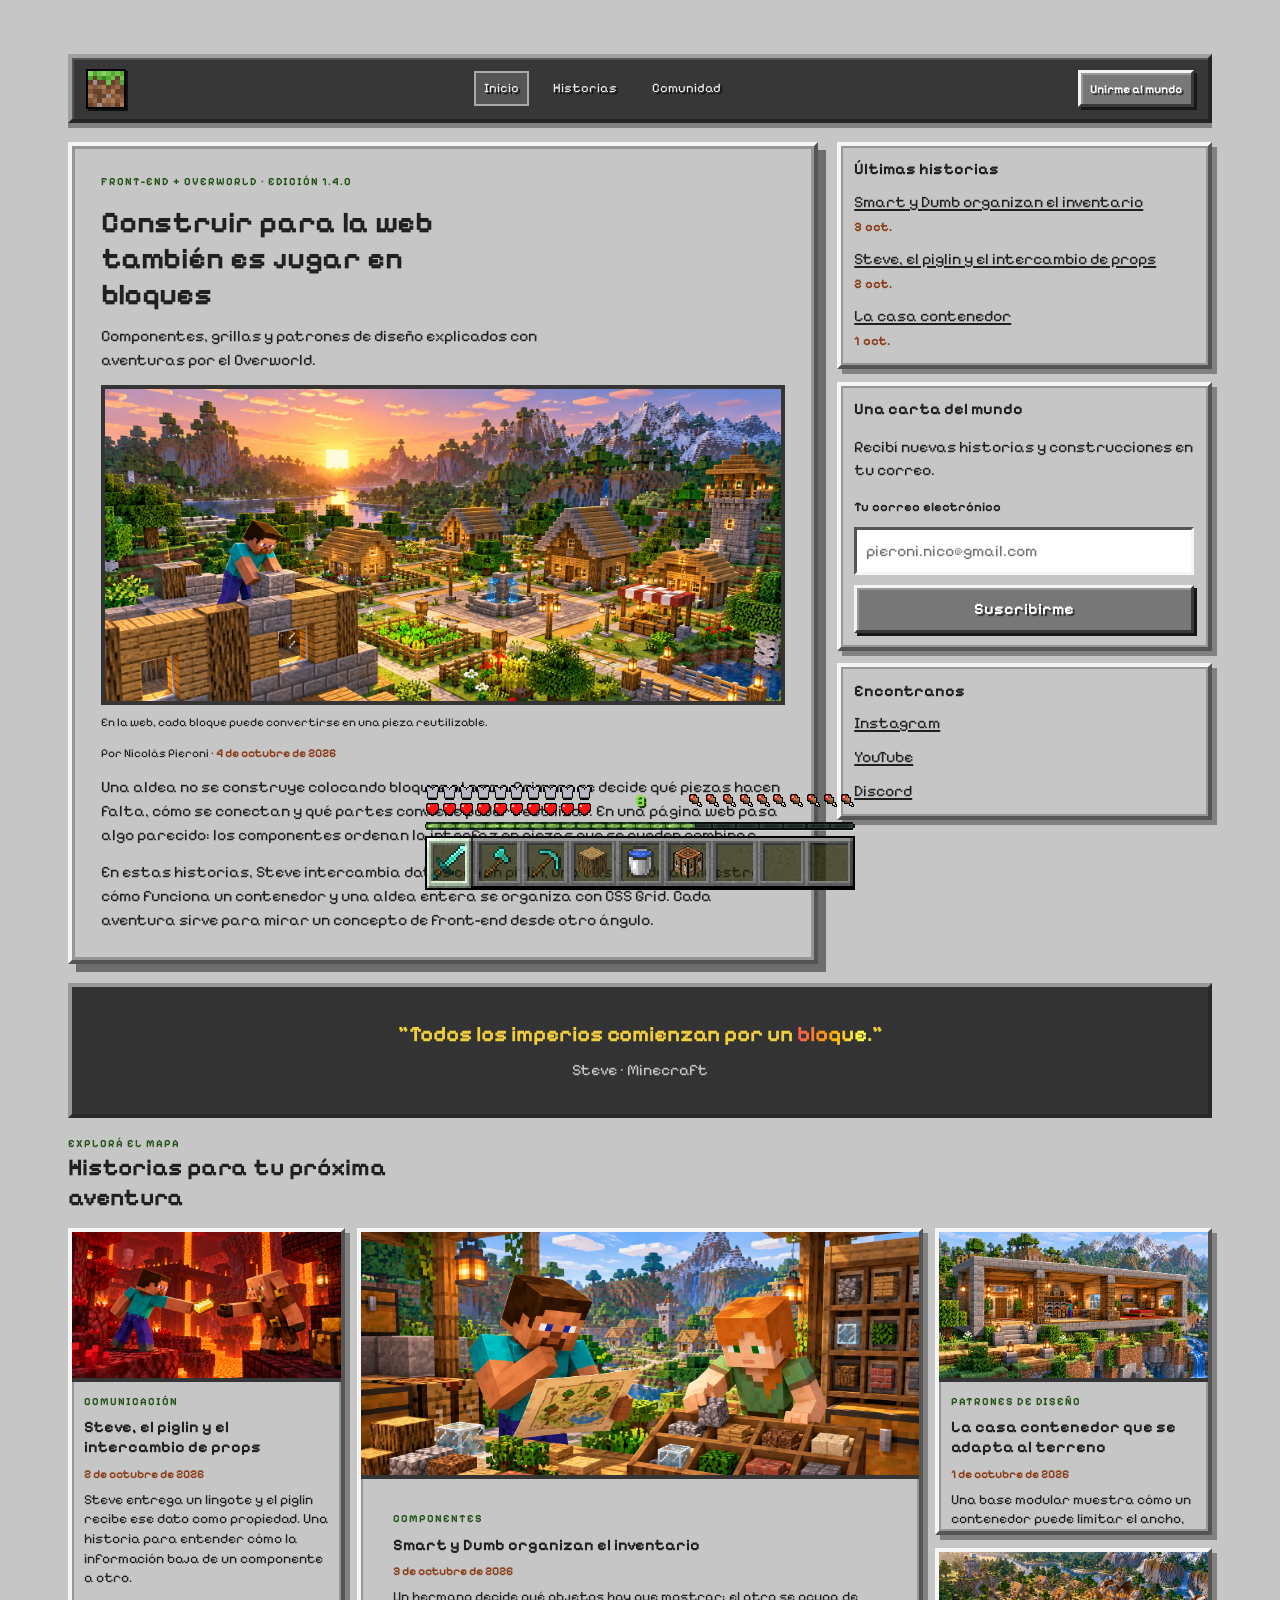
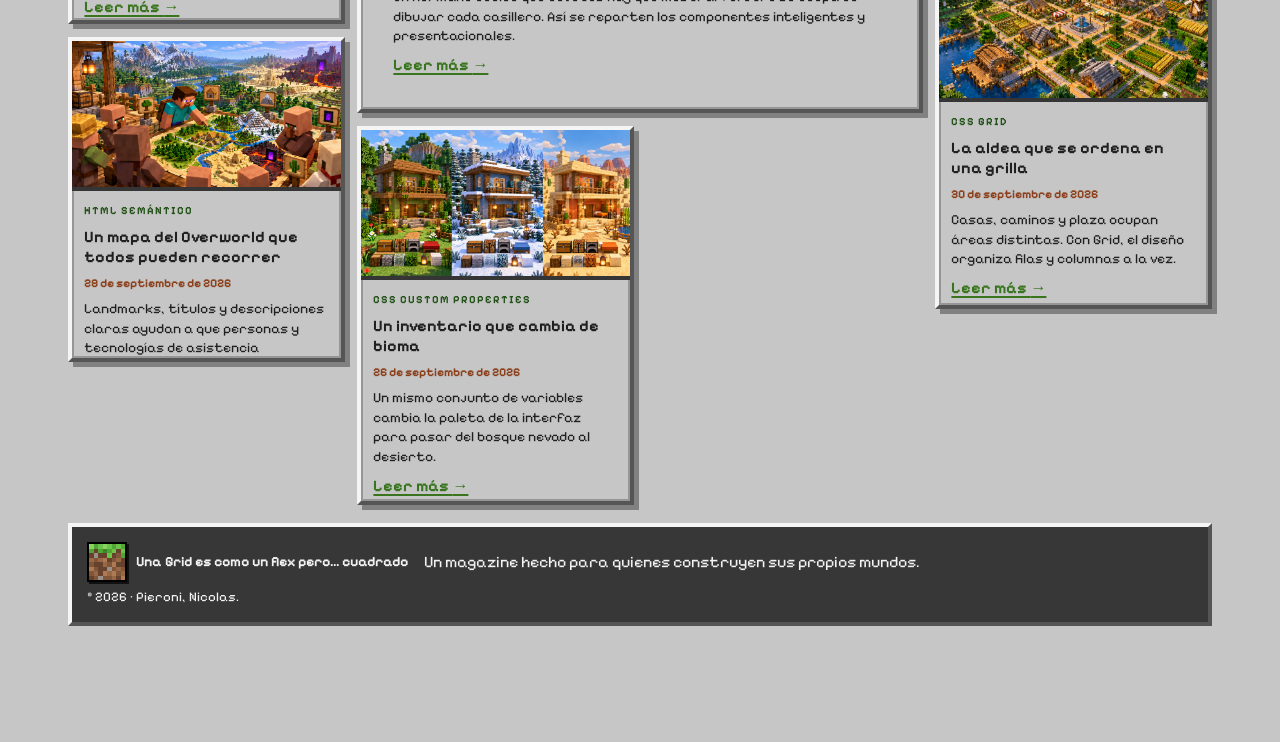
<file: modulo-01_html-css/ejercicio-04_css-grid/solucion/index.html>
<!doctype html>
<html lang="es">
  <head>
    <meta charset="utf-8">
    <meta name="viewport" content="width=device-width, initial-scale=1">
    <meta name="description" content="Un magazine inspirado en el universo de Minecraft, construido con CSS Grid.">
    <title>Bloque a bloque — Magazine</title>
    <link rel="icon" type="image/webp" href="public/wiki-minecraft-logowebp.webp">
    <link rel="preconnect" href="https://fonts.googleapis.com">
    <link rel="preconnect" href="https://fonts.gstatic.com" crossorigin>
    <link href="https://fonts.googleapis.com/css2?family=Pixelify+Sans:wght@400..700&display=swap" rel="stylesheet">
    <link rel="stylesheet" href="styles.css">
  </head>
  <body>
    <div class="pagina">
      <header class="cabecera">
        <a class="marca marca--navbar" href="#inicio" aria-label="Bloque a bloque, ir al inicio">
          <img class="marca__icono-imagen" src="public/Icon_Minecraft.webp" alt="">
        </a>

        <nav class="navegacion" aria-label="Navegación principal">
          <a href="#inicio" aria-current="page">Inicio</a>
          <a href="#historias">Historias</a>
          <a href="#comunidad">Comunidad</a>
        </nav>

        <a class="boton boton--compacto" href="#newsletter">Unirme al mundo</a>

      </header>

      <main class="contenido-principal">
        <article class="articulo-principal" id="inicio">
          <p class="etiqueta">Front-end + Overworld · Edición 1.4.0</p>
          <h1>Construir para la web también es jugar en bloques</h1>
          <p class="bajada">Componentes, grillas y patrones de diseño explicados con aventuras por el Overworld.</p>

          <figure class="imagen-principal">
            <div class="espacio-imagen espacio-imagen--principal espacio-imagen--con-foto">
              <img src="public/portada-front-end-minecraft.png" alt="Steve construye una aldea modular en el Overworld al amanecer.">
            </div>
            <figcaption>En la web, cada bloque puede convertirse en una pieza reutilizable.</figcaption>
          </figure>

          <p class="firma">Por Nicolás Pieroni · <time datetime="2026-10-04">4 de octubre de 2026</time></p>
          <p>Una aldea no se construye colocando bloques al azar. Primero se decide qué piezas hacen falta, cómo se conectan y qué partes conviene poder reutilizar. En una página web pasa algo parecido: los componentes ordenan la interfaz en piezas que se pueden combinar.</p>
          <p>En estas historias, Steve intercambia datos con un piglin, una casa modular muestra cómo funciona un contenedor y una aldea entera se organiza con CSS Grid. Cada aventura sirve para mirar un concepto de front-end desde otro ángulo.</p>
        </article>

        <aside class="barra-lateral" aria-label="Información complementaria">
          <section class="panel">
            <h2>Últimas historias</h2>
            <ul class="lista-reciente">
              <li>
                <a href="#noticia-smart-dumb">Smart y Dumb organizan el inventario</a>
                <time datetime="2026-10-03">3 oct.</time>
              </li>
              <li>
                <a href="#noticia-props-piglin">Steve, el piglin y el intercambio de props</a>
                <time datetime="2026-10-02">2 oct.</time>
              </li>
              <li>
                <a href="#noticia-casa-container">La casa contenedor</a>
                <time datetime="2026-10-01">1 oct.</time>
              </li>
            </ul>
          </section>

          <section class="panel panel--newsletter" id="newsletter">
            <h2>Una carta del mundo</h2>
            <p>Recibí nuevas historias y construcciones en tu correo.</p>
            <form action="#newsletter" method="get">
              <label for="correo">Tu correo electrónico</label>
              <input id="correo" name="correo" type="email" autocomplete="email" placeholder="pieroni.nico@gmail.com" required>
              <button class="boton" type="submit">Suscribirme</button>
            </form>
          </section>

          <section class="panel" id="comunidad">
            <h2>Encontranos</h2>
            <ul class="enlaces-sociales">
              <li><a href="https://www.instagram.com/minecraft/" target="_blank" rel="noopener noreferrer">Instagram</a></li>
              <li><a href="https://www.youtube.com/minecraft" target="_blank" rel="noopener noreferrer">YouTube</a></li>
              <li><a href="https://discord.com/invite/Minecraft" target="_blank" rel="noopener noreferrer">Discord</a></li>
            </ul>
          </section>
        </aside>

        <blockquote class="cita-destacada">
          <p>"Todos los imperios comienzan por un <span class="texto-arcoiris">bloque</span>.”</p>
          <cite>Steve · Minecraft</cite>
        </blockquote>

        <section class="seccion-historias" id="historias" aria-labelledby="titulo-historias">
          <header class="encabezado-seccion">
            <p class="etiqueta">Explorá el mapa</p>
            <h2 id="titulo-historias">Historias para tu próxima aventura</h2>
          </header>

          <!-- auto-fit crea solo las columnas que caben; auto-fill conserva también las pistas vacías disponibles. -->
          <div class="grilla-tarjetas">
        <article class="tarjeta tarjeta--destacada" id="noticia-smart-dumb">
              <div class="espacio-imagen espacio-imagen--con-foto">
                <img src="public/smart-y-dumb-componentes.png" alt="Dos hermanos organizan un inventario de bloques: uno decide qué mostrar y el otro ordena los casilleros.">
              </div>
              <div class="tarjeta__contenido">
            <p class="categoria">Componentes</p>
            <h3>Smart y Dumb organizan el inventario</h3>
            <p class="fecha"><time datetime="2026-10-03">3 de octubre de 2026</time></p>
            <p>Un hermano decide qué objetos hay que mostrar; el otro se ocupa de dibujar cada casillero. Así se reparten los componentes inteligentes y presentacionales.</p>
                <a class="leer-mas" href="#historias">Leer más <span aria-hidden="true">→</span></a>
              </div>
            </article>

        <article class="tarjeta tarjeta--prioritaria" id="noticia-props-piglin">
              <div class="espacio-imagen espacio-imagen--con-foto">
                <img src="public/steve-piglin-props.png" alt="Steve entrega un lingote de oro a un piglin en el Nether.">
              </div>
              <div class="tarjeta__contenido">
            <p class="categoria">Comunicación</p>
            <h3>Steve, el piglin y el intercambio de props</h3>
            <p class="fecha"><time datetime="2026-10-02">2 de octubre de 2026</time></p>
            <p>Steve entrega un lingote y el piglin recibe ese dato como propiedad. Una historia para entender cómo la información baja de un componente a otro.</p>
                <a class="leer-mas" href="#historias">Leer más <span aria-hidden="true">→</span></a>
              </div>
            </article>

        <article class="tarjeta" id="noticia-casa-container">
              <div class="espacio-imagen espacio-imagen--con-foto">
                <img src="public/casa-contenedor-patron.png" alt="Casa modular de bloques organizada dentro de un marco rectangular.">
              </div>
              <div class="tarjeta__contenido">
            <p class="categoria">Patrones de diseño</p>
            <h3>La casa contenedor que se adapta al terreno</h3>
            <p class="fecha"><time datetime="2026-10-01">1 de octubre de 2026</time></p>
            <p>Una base modular muestra cómo un contenedor puede limitar el ancho, ordenar el contenido y adaptarse a distintos espacios.</p>
                <a class="leer-mas" href="#historias">Leer más <span aria-hidden="true">→</span></a>
              </div>
            </article>

        <article class="tarjeta" id="noticia-grid-aldea">
              <div class="espacio-imagen espacio-imagen--con-foto">
                <img src="public/aldea-css-grid.png" alt="Vista elevada de una aldea con casas, caminos, huertas y plaza organizados en una grilla.">
              </div>
              <div class="tarjeta__contenido">
            <p class="categoria">CSS Grid</p>
            <h3>La aldea que se ordena en una grilla</h3>
            <p class="fecha"><time datetime="2026-09-30">30 de septiembre de 2026</time></p>
            <p>Casas, caminos y plaza ocupan áreas distintas. Con Grid, el diseño organiza filas y columnas a la vez.</p>
                <a class="leer-mas" href="#historias">Leer más <span aria-hidden="true">→</span></a>
              </div>
            </article>

        <article class="tarjeta" id="noticia-html-semantico">
              <div class="espacio-imagen espacio-imagen--con-foto">
                <img src="public/mapa-semantico-overworld.png" alt="Steve acompaña a aldeanos por un mapa del Overworld con regiones e íconos reconocibles.">
              </div>
              <div class="tarjeta__contenido">
            <p class="categoria">HTML semántico</p>
            <h3>Un mapa del Overworld que todos pueden recorrer</h3>
            <p class="fecha"><time datetime="2026-09-28">28 de septiembre de 2026</time></p>
            <p>Landmarks, títulos y descripciones claras ayudan a que personas y tecnologías de asistencia entiendan cada zona.</p>
                <a class="leer-mas" href="#historias">Leer más <span aria-hidden="true">→</span></a>
              </div>
            </article>

        <article class="tarjeta" id="noticia-variables-biomas">
              <div class="espacio-imagen espacio-imagen--con-foto">
                <img src="public/variables-css-biomas.png" alt="La misma casa y el mismo inventario aparecen en un bosque, una tundra y un desierto.">
              </div>
              <div class="tarjeta__contenido">
            <p class="categoria">CSS Custom Properties</p>
            <h3>Un inventario que cambia de bioma</h3>
            <p class="fecha"><time datetime="2026-09-26">26 de septiembre de 2026</time></p>
            <p>Un mismo conjunto de variables cambia la paleta de la interfaz para pasar del bosque nevado al desierto.</p>
                <a class="leer-mas" href="#historias">Leer más <span aria-hidden="true">→</span></a>
              </div>
            </article>
          </div>
        </section>
      </main>

      <footer class="pie-pagina">
        <a class="marca" href="#inicio">
          <img class="marca__icono-imagen" src="public/Icon_Minecraft.webp" alt="">
          <span>Una Grid es como un flex pero... cuadrado</span>
        </a>
        <p>Un magazine hecho para quienes construyen sus propios mundos.</p>
        <small>© 2026 · Pieroni, Nicolas.</small>
        
        <div class="hud-juego hud-juego--sticky" aria-label="Interfaz de supervivencia de Minecraft">
          <div class="hud-juego__estado">
            <section class="hud-juego__salud" aria-label="Vida">
              <div class="hud-juego__armadura" role="img" aria-label="Diez puntos de armadura">
                <img src="public/armor_full.png" alt=""><img src="public/armor_full.png" alt="">
                <img src="public/armor_full.png" alt=""><img src="public/armor_full.png" alt="">
                <img src="public/armor_full.png" alt=""><img src="public/armor_full.png" alt="">
                <img src="public/armor_full.png" alt=""><img src="public/armor_full.png" alt="">
                <img src="public/armor_full.png" alt=""><img src="public/armor_full.png" alt="">
              </div>
              <div class="hud-juego__medidor hud-juego__medidor--vida" role="img" aria-label="Diez corazones">
                <img src="public/heart_full.png" alt=""><img src="public/heart_full.png" alt="">
                <img src="public/heart_full.png" alt=""><img src="public/heart_full.png" alt="">
                <img src="public/heart_full.png" alt=""><img src="public/heart_full.png" alt="">
                <img src="public/heart_full.png" alt=""><img src="public/heart_full.png" alt="">
                <img src="public/heart_full.png" alt=""><img src="public/heart_full.png" alt="">
              </div>
            </section>

            <section class="hud-juego__experiencia" aria-label="Nivel de experiencia">
              <span class="hud-juego__nivel">8</span>
            </section>

            <section class="hud-juego__hambre" aria-label="Comida">
              <div class="hud-juego__medidor hud-juego__medidor--hambre" role="img" aria-label="Diez puntos de comida">
                <img src="public/food_full.png" alt=""><img src="public/food_full.png" alt="">
                <img src="public/food_full.png" alt=""><img src="public/food_full.png" alt="">
                <img src="public/food_full.png" alt=""><img src="public/food_full.png" alt="">
                <img src="public/food_full.png" alt=""><img src="public/food_full.png" alt="">
                <img src="public/food_full.png" alt=""><img src="public/food_full.png" alt="">
              </div>
            </section>
          </div>

          <div class="hud-juego__barra-experiencia" role="img" aria-label="Barra de experiencia al 63%"><span></span></div>

          <section class="hud-juego__inventario" aria-label="Inventario, nueve espacios">
            <div class="hud-juego__barra-objetos">
              <input type="radio" name="objeto-seleccionado" id="objeto-1" checked>
              <label for="objeto-1" aria-label="Espada de diamante"><img src="public/diamond_sword.png" alt=""></label>
              <input type="radio" name="objeto-seleccionado" id="objeto-2">
              <label for="objeto-2" aria-label="Hacha de diamante"><img src="public/diamond_axe.png" alt=""></label>
              <input type="radio" name="objeto-seleccionado" id="objeto-3">
              <label for="objeto-3" aria-label="Pico de diamante"><img src="public/diamond_pickaxe.png" alt=""></label>
              <input type="radio" name="objeto-seleccionado" id="objeto-4">
              <label for="objeto-4" aria-label="Tronco de roble"><img src="public/oak_log.png" alt=""></label>
              <input type="radio" name="objeto-seleccionado" id="objeto-5">
              <label for="objeto-5" aria-label="Balde con agua"><img src="public/water_bucket.png" alt=""></label>
              <input type="radio" name="objeto-seleccionado" id="objeto-6">
              <label for="objeto-6" aria-label="Mesa de crafteo"><img src="public/crafting_table.png" alt=""></label>
              <input type="radio" name="objeto-seleccionado" id="objeto-7">
              <label for="objeto-7" aria-label="Espacio vacío"></label>
              <input type="radio" name="objeto-seleccionado" id="objeto-8">
              <label for="objeto-8" aria-label="Espacio vacío"></label>
              <input type="radio" name="objeto-seleccionado" id="objeto-9">
              <label for="objeto-9" aria-label="Espacio vacío"></label>
            </div>
          </section>
        </div>
      </footer>
    </div>
  </body>
</html>
</file>
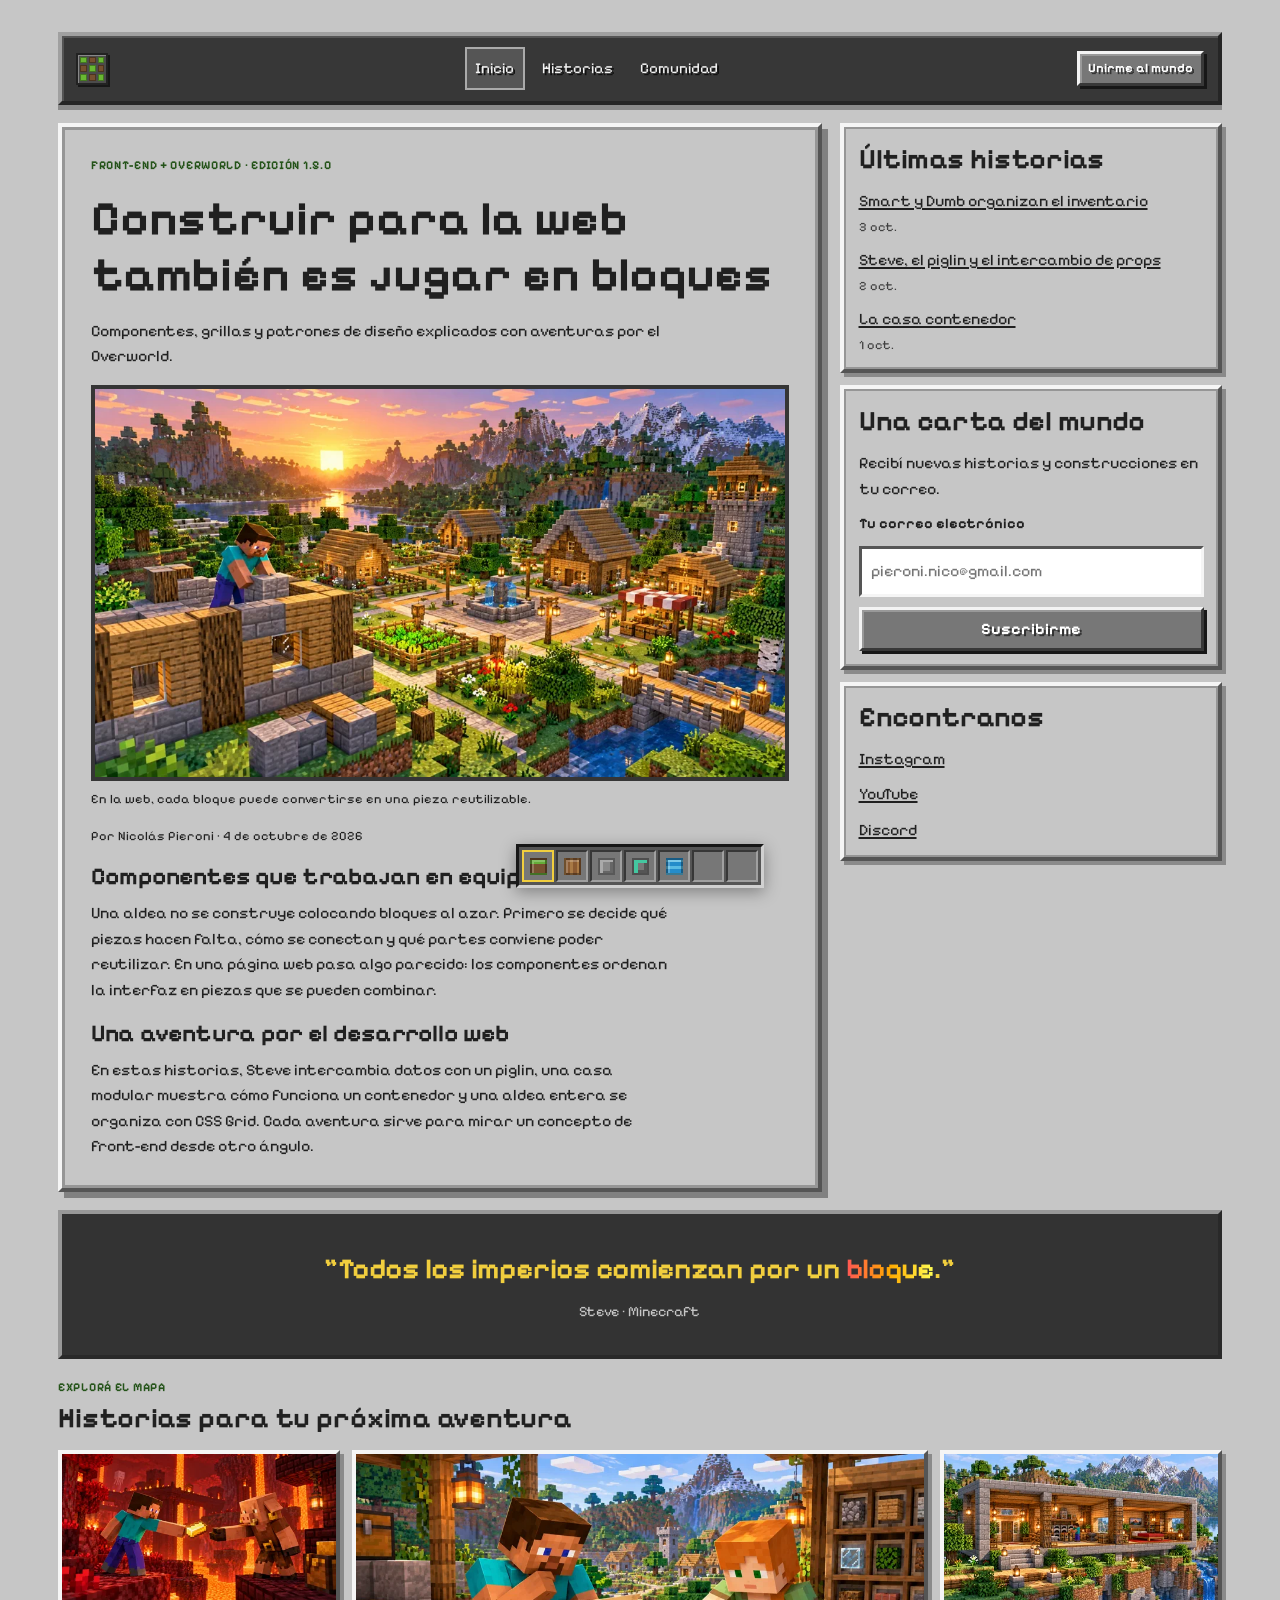
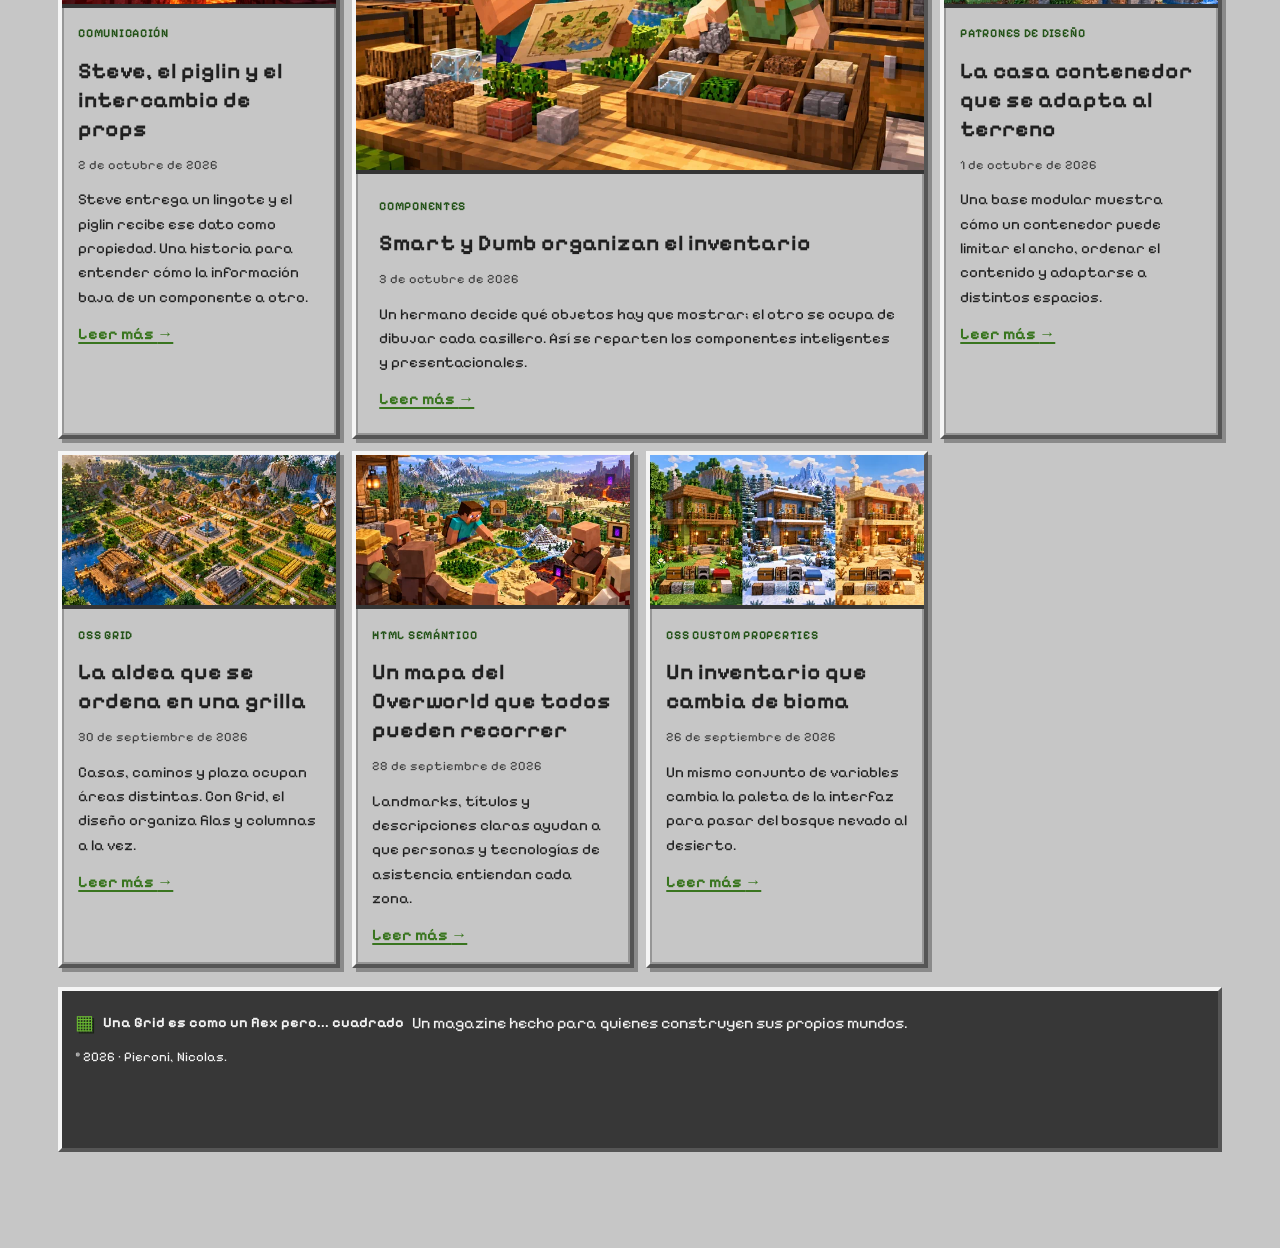
<file: modulo-01_html-css/ejercicio-05_responsive/solucion/index.html>
<!doctype html>
<html lang="es">
  <head>
    <meta charset="utf-8">
    <meta name="viewport" content="width=device-width, initial-scale=1">
    <meta name="description" content="Un magazine inspirado en el universo de Minecraft, construido con CSS Grid.">
    <title>Bloque a bloque — Magazine</title>
    <link rel="preconnect" href="https://fonts.googleapis.com">
    <link rel="preconnect" href="https://fonts.gstatic.com" crossorigin>
    <link href="https://fonts.googleapis.com/css2?family=Pixelify+Sans:wght@400..700&display=swap" rel="stylesheet">
    <link rel="stylesheet" href="styles.css">
  </head>
  <body>
    <div class="pagina">
      <header class="cabecera">
        <a class="marca marca--navegacion" href="#inicio" aria-label="Bloque a bloque, ir al inicio">
          <span class="marca__mosaico" aria-hidden="true">
            <span></span><span></span><span></span>
            <span></span><span></span><span></span>
            <span></span><span></span><span></span>
          </span>
        </a>

        <!-- El menú funciona sin JS porque el checkbox cambia a :checked y CSS muestra el nav que le sigue. -->
        <input type="checkbox" id="alternador-menu" class="alternador-menu" aria-controls="menu-navegacion">
        <label for="alternador-menu" class="icono-menu">
          <span aria-hidden="true">☰</span>
          <span class="solo-lectura">Menú</span>
        </label>

        <nav class="menu-navegacion" id="menu-navegacion" aria-label="Navegación principal">
          <a href="#inicio" aria-current="page">Inicio</a>
          <a href="#historias">Historias</a>
          <a href="#comunidad">Comunidad</a>
        </nav>

        <a class="boton boton--compacto" href="#suscripcion">Unirme al mundo</a>
      </header>

      <main class="contenido-principal">
        <article class="articulo-principal" id="inicio">
          <header class="articulo-principal__cabecera">
            <p class="etiqueta">Front-end + Overworld · Edición 1.5.0</p>
            <h1>Construir para la web también es jugar en bloques</h1>
            <p class="bajada">Componentes, grillas y patrones de diseño explicados con aventuras por el Overworld.</p>
          </header>

          <figure class="imagen-principal">
            <picture>
              <source
                type="image/webp"
                sizes="(min-width: 1200px) 760px, (min-width: 1024px) 58vw, calc(100vw - 2rem)"
                srcset="public/responsive/portada-front-end-minecraft-480.webp 480w, public/responsive/portada-front-end-minecraft-960.webp 960w, public/responsive/portada-front-end-minecraft-1672.webp 1672w">
              <img
                src="public/portada-front-end-minecraft.png"
                alt="Steve construye una aldea modular en el Overworld al amanecer."
                width="1672"
                height="941"
                fetchpriority="high">
            </picture>
            <figcaption>En la web, cada bloque puede convertirse en una pieza reutilizable.</figcaption>
          </figure>

          <p class="firma">Por Nicolás Pieroni · <time datetime="2026-10-04">4 de octubre de 2026</time></p>

          <section class="articulo-principal__seccion" aria-labelledby="titulo-componentes">
            <h2 id="titulo-componentes">Componentes que trabajan en equipo</h2>
            <p>Una aldea no se construye colocando bloques al azar. Primero se decide qué piezas hacen falta, cómo se conectan y qué partes conviene poder reutilizar. En una página web pasa algo parecido: los componentes ordenan la interfaz en piezas que se pueden combinar.</p>
          </section>

          <section class="articulo-principal__seccion" aria-labelledby="titulo-aventura">
            <h2 id="titulo-aventura">Una aventura por el desarrollo web</h2>
            <p>En estas historias, Steve intercambia datos con un piglin, una casa modular muestra cómo funciona un contenedor y una aldea entera se organiza con CSS Grid. Cada aventura sirve para mirar un concepto de front-end desde otro ángulo.</p>
          </section>
        </article>

        <aside class="barra-lateral" aria-label="Información complementaria">
          <section class="panel">
            <h2>Últimas historias</h2>
            <ul class="lista-reciente">
              <li>
                <a href="#noticia-smart-dumb">Smart y Dumb organizan el inventario</a>
                <time datetime="2026-10-03">3 oct.</time>
              </li>
              <li>
                <a href="#noticia-propiedades-piglin">Steve, el piglin y el intercambio de props</a>
                <time datetime="2026-10-02">2 oct.</time>
              </li>
              <li>
                <a href="#noticia-casa-contenedor">La casa contenedor</a>
                <time datetime="2026-10-01">1 oct.</time>
              </li>
            </ul>
          </section>

          <section class="panel" id="suscripcion">
            <h2>Una carta del mundo</h2>
            <p>Recibí nuevas historias y construcciones en tu correo.</p>
            <form action="#suscripcion" method="get">
              <label for="correo">Tu correo electrónico</label>
              <input
                id="correo"
                name="correo"
                type="email"
                autocomplete="email"
                placeholder="pieroni.nico@gmail.com"
                required>
              <button class="boton" type="submit">Suscribirme</button>
            </form>
          </section>

          <section class="panel" id="comunidad">
            <h2>Encontranos</h2>
            <ul class="enlaces-sociales">
              <li>
                <a href="https://www.instagram.com/minecraft/" target="_blank" rel="noopener noreferrer">
                  Instagram
                </a>
              </li>
              <li>
                <a href="https://www.youtube.com/minecraft" target="_blank" rel="noopener noreferrer">
                  YouTube
                </a>
              </li>
              <li>
                <a href="https://discord.com/invite/Minecraft" target="_blank" rel="noopener noreferrer">
                  Discord
                </a>
              </li>
            </ul>
          </section>
        </aside>

        <blockquote class="cita-destacada">
          <p>"Todos los imperios comienzan por un <span class="texto-arcoiris">bloque</span>.”</p>
          <cite>Steve · Minecraft</cite>
        </blockquote>

        <section class="seccion-historias" id="historias" aria-labelledby="titulo-historias">
          <header class="encabezado-seccion">
            <p class="etiqueta">Explorá el mapa</p>
            <h2 id="titulo-historias">Historias para tu próxima aventura</h2>
          </header>

          <!-- auto-fit crea solo las columnas que caben; auto-fill conserva también las pistas vacías disponibles. -->
          <div class="grilla-tarjetas">
            <article class="tarjeta tarjeta--destacada" id="noticia-smart-dumb">
              <picture class="tarjeta__imagen">
                <source
                  type="image/webp"
                  sizes="(min-width: 1024px) 45vw, (min-width: 640px) 90vw, calc(100vw - 2rem)"
                  srcset="public/responsive/smart-y-dumb-componentes-480.webp 480w, public/responsive/smart-y-dumb-componentes-960.webp 960w, public/responsive/smart-y-dumb-componentes-1672.webp 1672w">
                <img
                  src="public/smart-y-dumb-componentes.png"
                  alt="Dos hermanos organizan un inventario de bloques: uno decide qué mostrar y el otro ordena los casilleros."
                  width="1672"
                  height="941"
                  loading="lazy"
                  decoding="async">
              </picture>
              <div class="tarjeta__contenido">
                <p class="categoria">Componentes</p>
                <h3>Smart y Dumb organizan el inventario</h3>
                <p class="fecha"><time datetime="2026-10-03">3 de octubre de 2026</time></p>
                <p>Un hermano decide qué objetos hay que mostrar; el otro se ocupa de dibujar cada casillero. Así se reparten los componentes inteligentes y presentacionales.</p>
                <a class="leer-mas" href="#historias">Leer más <span aria-hidden="true">→</span></a>
              </div>
            </article>

            <article class="tarjeta tarjeta--prioritaria" id="noticia-propiedades-piglin">
              <picture class="tarjeta__imagen">
                <source
                  type="image/webp"
                  sizes="(min-width: 1024px) 25vw, (min-width: 640px) 45vw, calc(100vw - 2rem)"
                  srcset="public/responsive/steve-piglin-props-480.webp 480w, public/responsive/steve-piglin-props-960.webp 960w, public/responsive/steve-piglin-props-1672.webp 1672w">
                <img
                  src="public/steve-piglin-props.png"
                  alt="Steve entrega un lingote de oro a un piglin en el Nether."
                  width="1672"
                  height="941"
                  loading="lazy"
                  decoding="async">
              </picture>
              <div class="tarjeta__contenido">
                <p class="categoria">Comunicación</p>
                <h3>Steve, el piglin y el intercambio de props</h3>
                <p class="fecha"><time datetime="2026-10-02">2 de octubre de 2026</time></p>
                <p>Steve entrega un lingote y el piglin recibe ese dato como propiedad. Una historia para entender cómo la información baja de un componente a otro.</p>
                <a class="leer-mas" href="#historias">Leer más <span aria-hidden="true">→</span></a>
              </div>
            </article>

            <article class="tarjeta" id="noticia-casa-contenedor">
              <picture class="tarjeta__imagen">
                <source
                  type="image/webp"
                  sizes="(min-width: 1024px) 25vw, (min-width: 640px) 45vw, calc(100vw - 2rem)"
                  srcset="public/responsive/casa-contenedor-patron-480.webp 480w, public/responsive/casa-contenedor-patron-960.webp 960w, public/responsive/casa-contenedor-patron-1672.webp 1672w">
                <img
                  src="public/casa-contenedor-patron.png"
                  alt="Casa modular de bloques organizada dentro de un marco rectangular."
                  width="1672"
                  height="941"
                  loading="lazy"
                  decoding="async">
              </picture>
              <div class="tarjeta__contenido">
                <p class="categoria">Patrones de diseño</p>
                <h3>La casa contenedor que se adapta al terreno</h3>
                <p class="fecha"><time datetime="2026-10-01">1 de octubre de 2026</time></p>
                <p>Una base modular muestra cómo un contenedor puede limitar el ancho, ordenar el contenido y adaptarse a distintos espacios.</p>
                <a class="leer-mas" href="#historias">Leer más <span aria-hidden="true">→</span></a>
              </div>
            </article>

            <article class="tarjeta" id="noticia-aldea-cuadricula">
              <picture class="tarjeta__imagen">
                <source
                  type="image/webp"
                  sizes="(min-width: 1024px) 25vw, (min-width: 640px) 45vw, calc(100vw - 2rem)"
                  srcset="public/responsive/aldea-css-grid-480.webp 480w, public/responsive/aldea-css-grid-960.webp 960w, public/responsive/aldea-css-grid-1672.webp 1672w">
                <img
                  src="public/aldea-css-grid.png"
                  alt="Vista elevada de una aldea con casas, caminos, huertas y plaza organizados en una grilla."
                  width="1672"
                  height="941"
                  loading="lazy"
                  decoding="async">
              </picture>
              <div class="tarjeta__contenido">
                <p class="categoria">CSS Grid</p>
                <h3>La aldea que se ordena en una grilla</h3>
                <p class="fecha"><time datetime="2026-09-30">30 de septiembre de 2026</time></p>
                <p>Casas, caminos y plaza ocupan áreas distintas. Con Grid, el diseño organiza filas y columnas a la vez.</p>
                <a class="leer-mas" href="#historias">Leer más <span aria-hidden="true">→</span></a>
              </div>
            </article>

            <article class="tarjeta" id="noticia-html-semantico">
              <picture class="tarjeta__imagen">
                <source
                  type="image/webp"
                  sizes="(min-width: 1024px) 25vw, (min-width: 640px) 45vw, calc(100vw - 2rem)"
                  srcset="public/responsive/mapa-semantico-overworld-480.webp 480w, public/responsive/mapa-semantico-overworld-960.webp 960w, public/responsive/mapa-semantico-overworld-1672.webp 1672w">
                <img
                  src="public/mapa-semantico-overworld.png"
                  alt="Steve acompaña a aldeanos por un mapa del Overworld con regiones e íconos reconocibles."
                  width="1672"
                  height="941"
                  loading="lazy"
                  decoding="async">
              </picture>
              <div class="tarjeta__contenido">
                <p class="categoria">HTML semántico</p>
                <h3>Un mapa del Overworld que todos pueden recorrer</h3>
                <p class="fecha"><time datetime="2026-09-28">28 de septiembre de 2026</time></p>
                <p>Landmarks, títulos y descripciones claras ayudan a que personas y tecnologías de asistencia entiendan cada zona.</p>
                <a class="leer-mas" href="#historias">Leer más <span aria-hidden="true">→</span></a>
              </div>
            </article>

            <article class="tarjeta" id="noticia-variables-biomas">
              <picture class="tarjeta__imagen">
                <source
                  type="image/webp"
                  sizes="(min-width: 1024px) 25vw, (min-width: 640px) 45vw, calc(100vw - 2rem)"
                  srcset="public/responsive/variables-css-biomas-480.webp 480w, public/responsive/variables-css-biomas-960.webp 960w, public/responsive/variables-css-biomas-1672.webp 1672w">
                <img
                  src="public/variables-css-biomas.png"
                  alt="La misma casa y el mismo inventario aparecen en un bosque, una tundra y un desierto."
                  width="1672"
                  height="941"
                  loading="lazy"
                  decoding="async">
              </picture>
              <div class="tarjeta__contenido">
                <p class="categoria">CSS Custom Properties</p>
                <h3>Un inventario que cambia de bioma</h3>
                <p class="fecha"><time datetime="2026-09-26">26 de septiembre de 2026</time></p>
                <p>Un mismo conjunto de variables cambia la paleta de la interfaz para pasar del bosque nevado al desierto.</p>
                <a class="leer-mas" href="#historias">Leer más <span aria-hidden="true">→</span></a>
              </div>
            </article>
          </div>
        </section>
      </main>

      <footer class="pie-pagina">
        <a class="marca" href="#inicio">
          <span class="marca__icono" aria-hidden="true">▦</span>
          <span>Una Grid es como un flex pero... cuadrado</span>
        </a>
        <p>Un magazine hecho para quienes construyen sus propios mundos.</p>
        <small>© 2026 · Pieroni, Nicolas.</small>
        <div class="barra-inventario barra-inventario--sticky" aria-hidden="true">
          <span class="casilla-inventario"><span class="bloque bloque--pasto"></span></span>
          <span class="casilla-inventario"><span class="bloque bloque--madera"></span></span>
          <span class="casilla-inventario"><span class="bloque bloque--piedra"></span></span>
          <span class="casilla-inventario"><span class="bloque bloque--mineral"></span></span>
          <span class="casilla-inventario"><span class="bloque bloque--agua"></span></span>
          <span class="casilla-inventario"></span>
          <span class="casilla-inventario"></span>
        </div>
      </footer>
    </div>
  </body>
</html>
</file>
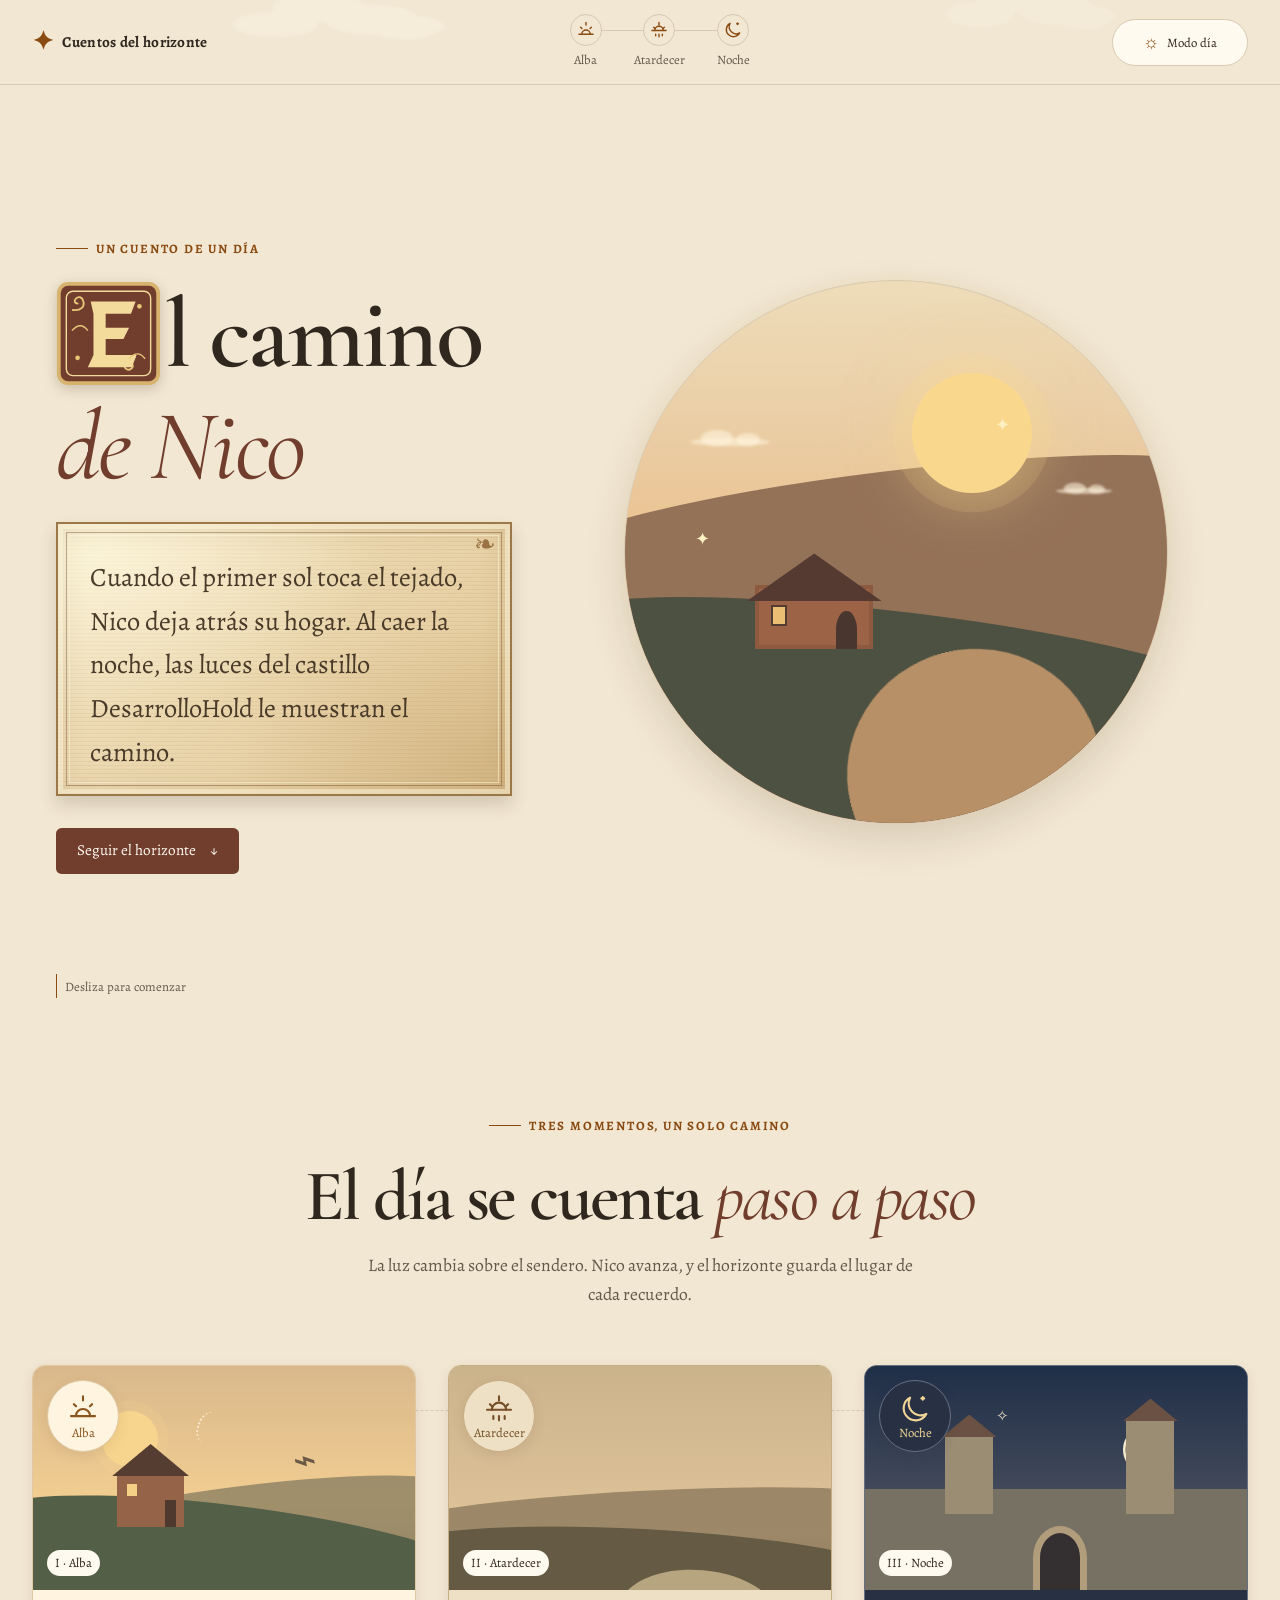
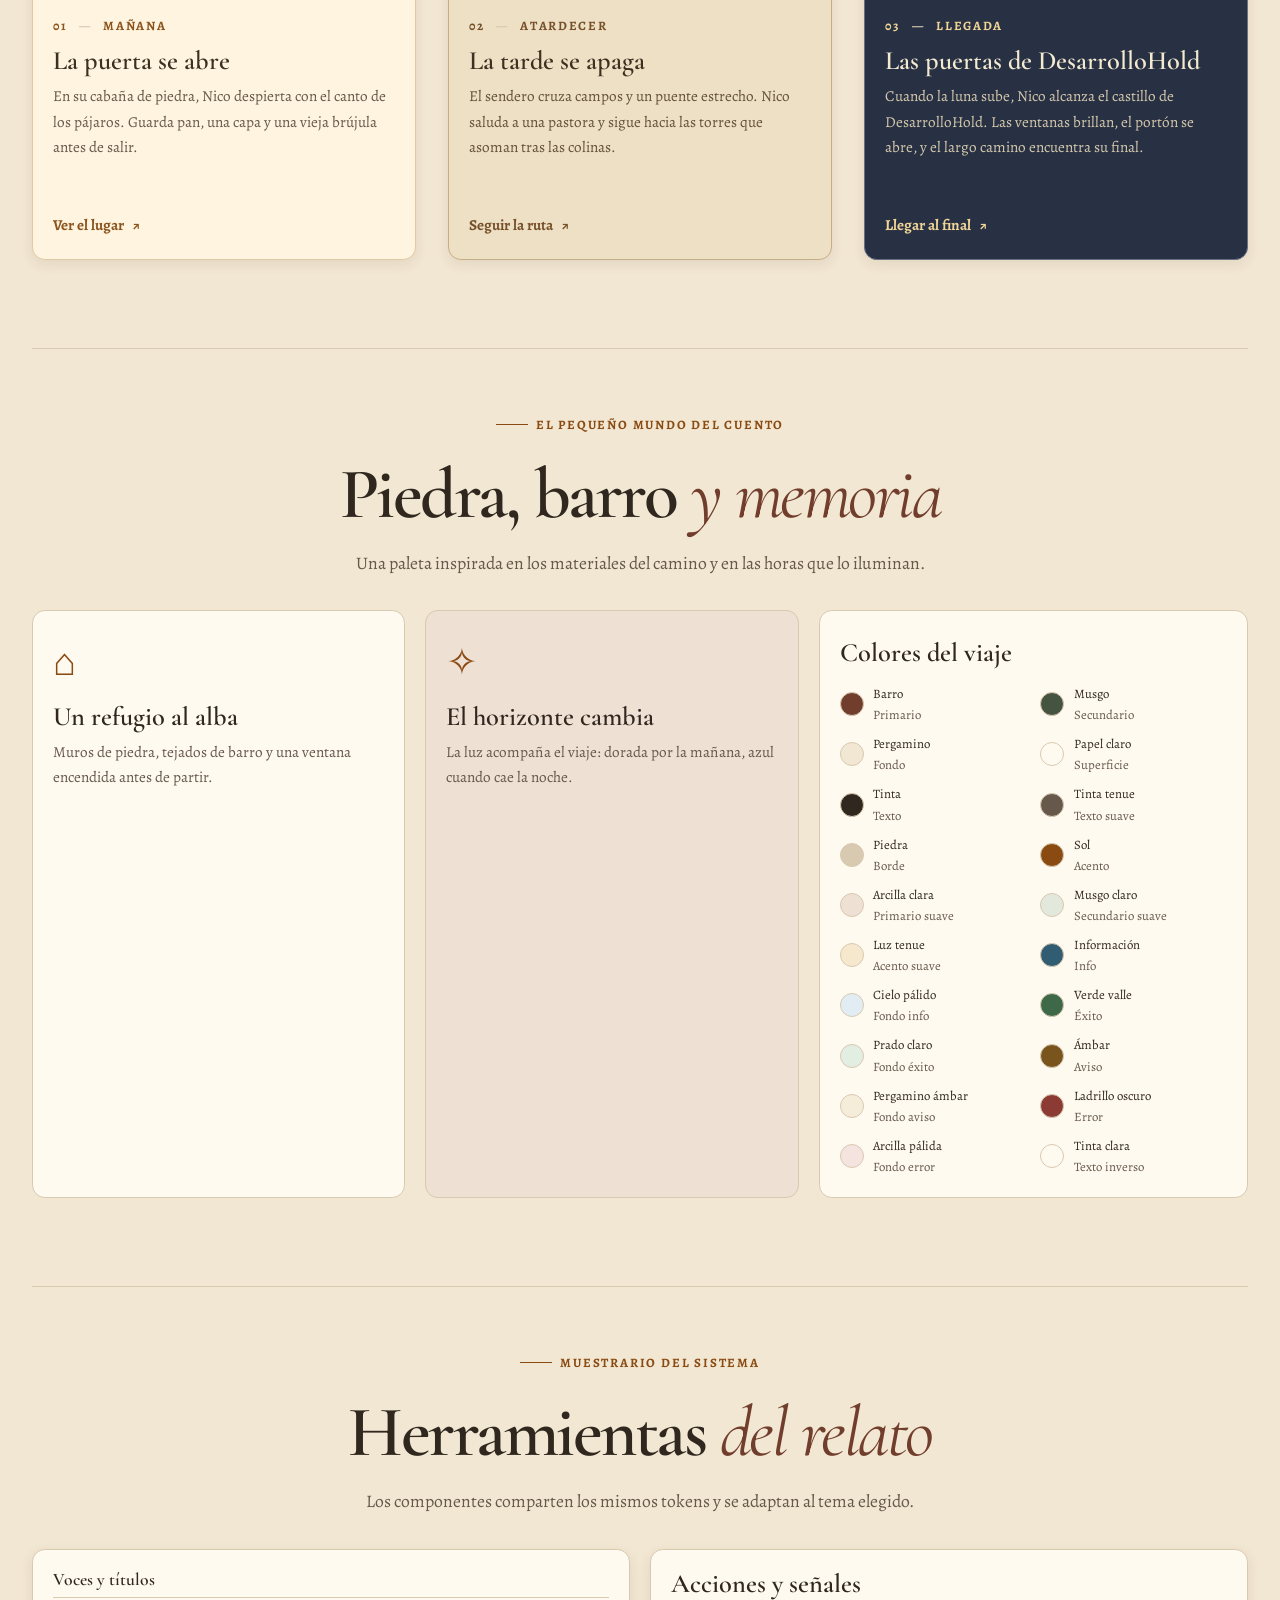
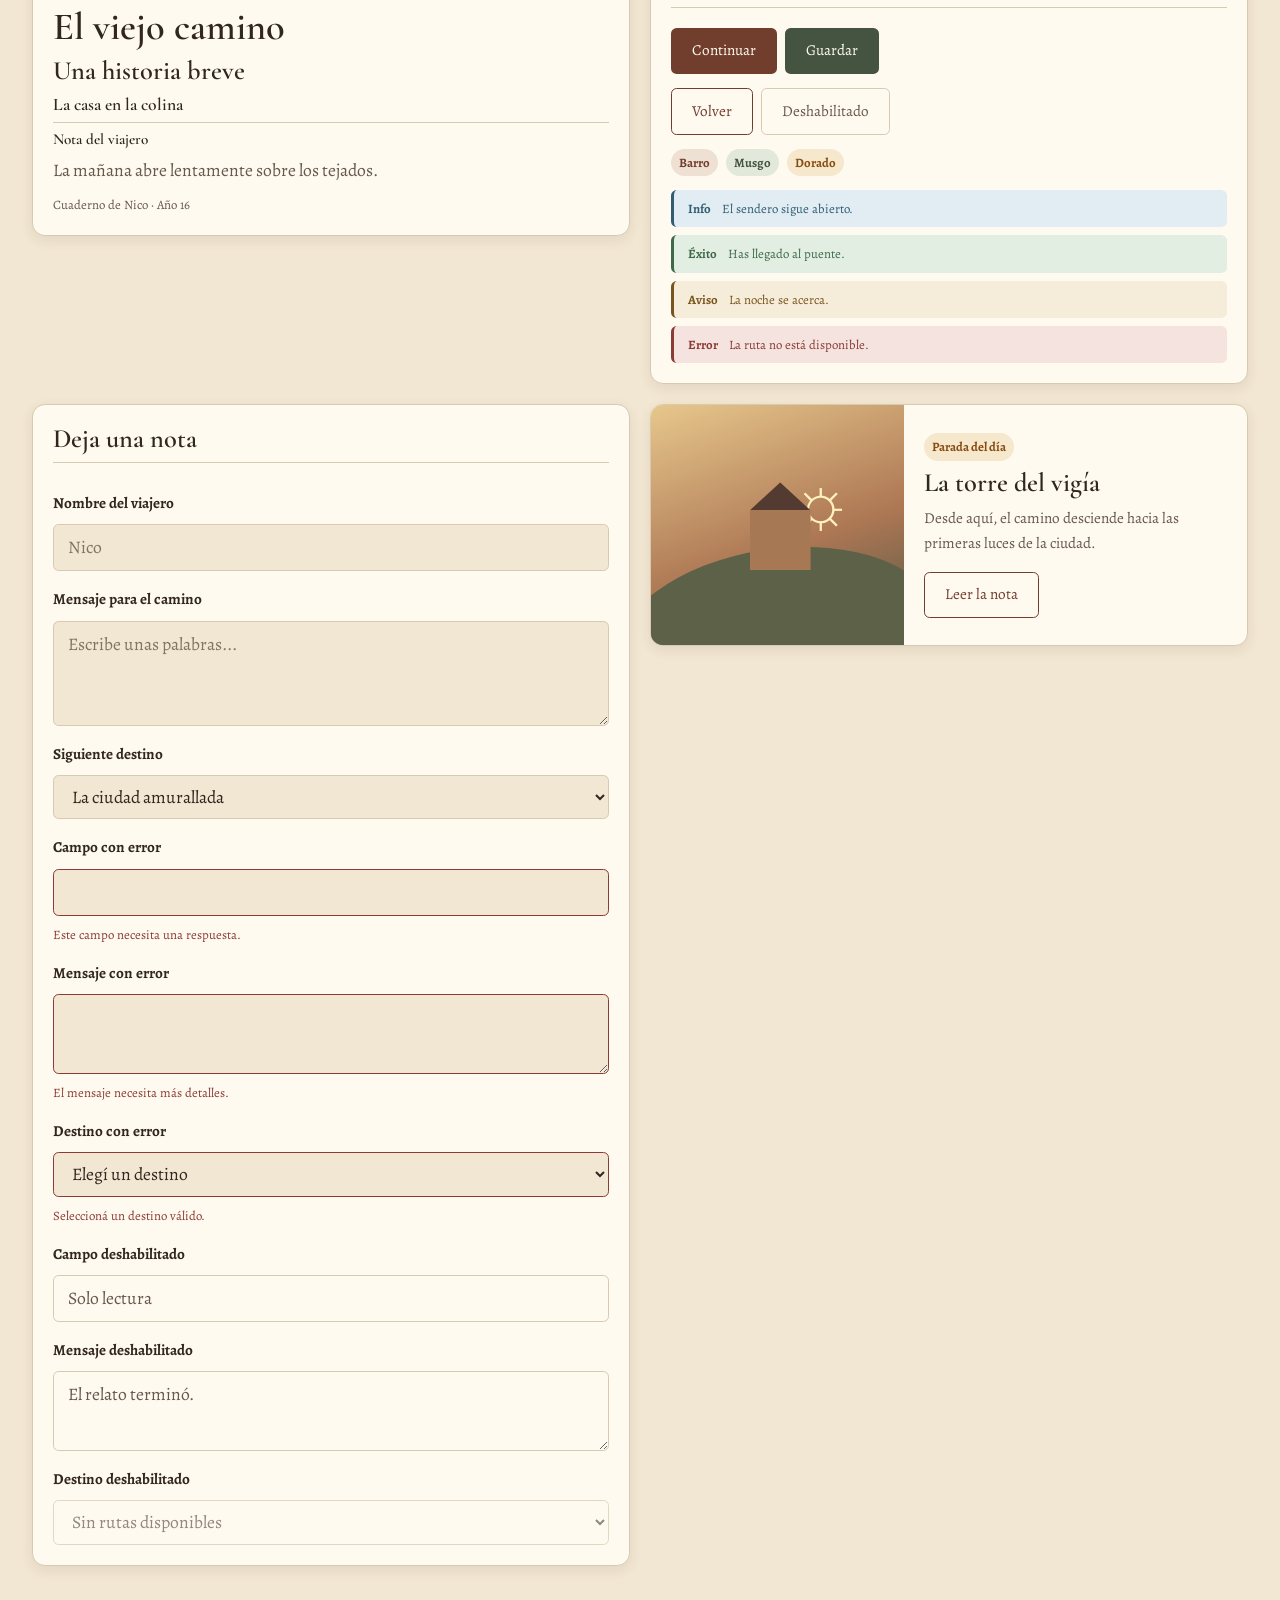
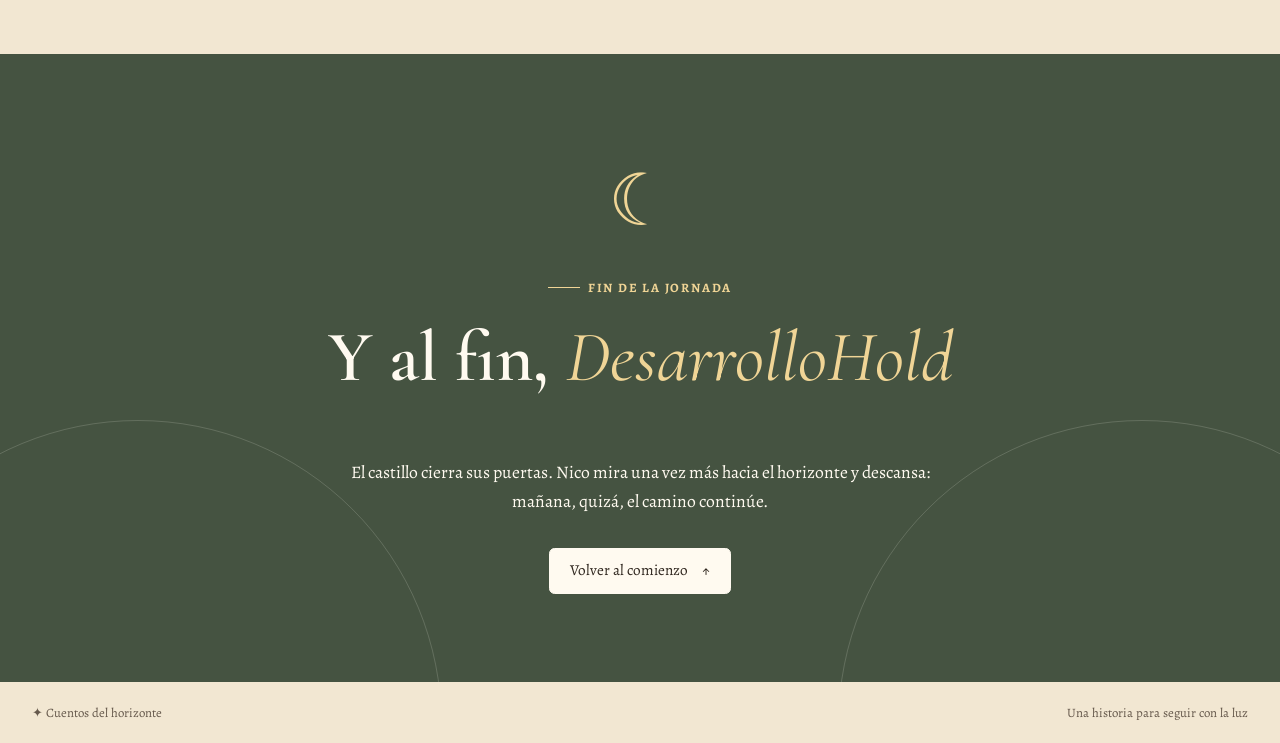
<file: modulo-01_html-css/ejercicio-06_variables-css/solucion/index.html>
<!doctype html>
<html lang="es">
  <head>
    <meta charset="utf-8">
    <meta name="viewport" content="width=device-width, initial-scale=1">
    <meta name="theme-color" content="#f2e7d2">
    <meta name="description" content="Un pequeño viaje medieval: Nico sale de su cabaña al alba y llega al castillo DesarrolloHold al caer la noche.">
    <title>El camino de Nico — Cuentos del horizonte</title>
    <link rel="preconnect" href="https://fonts.googleapis.com">
    <link rel="preconnect" href="https://fonts.gstatic.com" crossorigin>
    <link href="https://fonts.googleapis.com/css2?family=Alegreya:wght@400;500;600;700&family=Cormorant+Garamond:wght@500;600;700&display=swap" rel="stylesheet">
    <script src="theme.js"></script>
    <link rel="stylesheet" href="tokens.css">
    <link rel="stylesheet" href="base.css">
    <link rel="stylesheet" href="components.css">
  </head>
  <body>
    <a class="skip-link" href="#historia">Saltar al cuento</a>

    <header class="site-header">
      <a class="wordmark" href="#inicio" aria-label="Cuentos del horizonte, inicio">
        <span class="wordmark__mark" aria-hidden="true">✦</span>
        <span>Cuentos del horizonte</span>
      </a>
      <nav class="site-nav" aria-label="Línea de tiempo del viaje">
        <ol class="site-timeline">
          <li><a href="#capitulo-inicio"><span class="site-timeline__marker"><svg width="20" height="20" viewBox="0 0 24 24" fill="none" stroke="currentColor" stroke-width="1.7" stroke-linecap="round" stroke-linejoin="round" aria-hidden="true"><path d="M3.5 17h17"/><path d="M7 17a5 5 0 0 1 10 0"/><path d="M12 3v3M5.6 8.6l1.5 1.5M18.4 8.6l-1.5 1.5"/></svg></span><span>Alba</span></a></li>
          <li><a href="#capitulo-medio"><span class="site-timeline__marker"><svg width="20" height="20" viewBox="0 0 24 24" fill="none" stroke="currentColor" stroke-width="1.7" stroke-linecap="round" stroke-linejoin="round" aria-hidden="true"><path d="M3.5 12.5h17"/><path d="M7 12.5a5 5 0 0 1 10 0"/><path d="M12 3v3M5.6 8.6l1.5 1.5M18.4 8.6l-1.5 1.5M8 17v2M12 17v3M16 17v2"/></svg></span><span>Atardecer</span></a></li>
          <li><a href="#capitulo-final"><span class="site-timeline__marker"><svg width="20" height="20" viewBox="0 0 24 24" fill="none" stroke="currentColor" stroke-width="1.7" stroke-linecap="round" stroke-linejoin="round" aria-hidden="true"><path d="M20 15.5A8.5 8.5 0 0 1 8.5 4 8.5 8.5 0 1 0 20 15.5Z"/><path d="M17.5 3.5v2M18.5 4.5h-2"/></svg></span><span>Noche</span></a></li>
        </ol>
      </nav>
      <button class="theme-toggle" id="theme-toggle" type="button" aria-label="Cambiar tema">
        <span class="theme-toggle__icon" aria-hidden="true">☼</span>
        <span class="theme-toggle__label">Tema</span>
      </button>
    </header>

    <main id="inicio">
      <section class="hero" aria-labelledby="hero-title">
        <div class="hero__copy">
          <p class="eyebrow"><span class="eyebrow__line"></span> Un cuento de un día</p>
          <h1 id="hero-title">
            <span class="hero__titulo-visual" aria-hidden="true">
              <svg class="hero__inicial" viewBox="0 0 112 112" focusable="false">
                <rect x="3" y="3" width="106" height="106" rx="10" fill="#713d2d" stroke="#d7b36d" stroke-width="4" />
                <rect x="11" y="11" width="90" height="90" rx="7" fill="none" stroke="#f3db9c" stroke-width="1.5" />
                <path d="M18 31c9 1 13-4 11-10-1-4-5-5-8-2-2 2-1 5 2 5m61 57c-9-1-13 4-11 10 1 4 5 5 8 2 2-2 1-5-2-5" fill="none" stroke="#e8c779" stroke-width="2" stroke-linecap="round" />
                <path d="M37 22h48l-5 13H53v15h25l-6 12H53v17h33l-5 13H34l6-13V35z" fill="#f3db9c" />
                <circle cx="23" cy="82" r="2.5" fill="#e8c779" />
                <circle cx="89" cy="27" r="2.5" fill="#e8c779" />
                <path d="M17 53c6-7 12-7 17 0m44 30c6-7 12-7 17 0" fill="none" stroke="#e8c779" stroke-width="1.5" />
              </svg>
              l camino <em>de Nico</em>
            </span>
            <span class="solo-lectura">El camino de Nico</span>
          </h1>
          <p class="hero__intro">Cuando el primer sol toca el tejado, Nico deja atrás su hogar. Al caer la noche, las luces del castillo DesarrolloHold le muestran el camino.</p>
          <a class="button button--primary" href="#historia">Seguir el horizonte <span aria-hidden="true">↓</span></a>
        </div>

        <div class="hero-art" role="img" aria-label="Una cabaña entre colinas bajo el sol naciente">
          <div class="hero-art__sky"></div>
          <div class="hero-art__sun"></div>
          <div class="hero-art__cloud hero-art__cloud--one"></div>
          <div class="hero-art__cloud hero-art__cloud--two"></div>
          <div class="hero-art__hill hero-art__hill--back"></div>
          <div class="hero-art__hill hero-art__hill--front"></div>
          <div class="hero-art__cabin"><span class="cabin__roof"></span><span class="cabin__body"><i></i><b></b></span></div>
          <div class="hero-art__path"></div>
          <span class="hero-art__spark hero-art__spark--one">✦</span>
          <span class="hero-art__spark hero-art__spark--two">✦</span>
        </div>
        <div class="hero__scroll" aria-hidden="true"><span></span> Desliza para comenzar</div>
      </section>

      <section class="story section-wrap" id="historia" aria-labelledby="story-title">
        <div class="section-heading">
          <p class="eyebrow"><span class="eyebrow__line"></span> Tres momentos, un solo camino</p>
          <h2 id="story-title">El día se cuenta <em>paso a paso</em></h2>
          <p>La luz cambia sobre el sendero. Nico avanza, y el horizonte guarda el lugar de cada recuerdo.</p>
        </div>

        <div class="journey" aria-label="El viaje de Nico a lo largo del día">
          <article class="chapter chapter--morning" id="capitulo-inicio">
            <div class="chapter__scene scene scene--morning" role="img" aria-label="Una cabaña de piedra al amanecer">
              <span class="scene__moment" aria-hidden="true"><svg width="34" height="34" viewBox="0 0 24 24" fill="none" stroke="currentColor" stroke-width="1.5" stroke-linecap="round" stroke-linejoin="round"><path d="M3.5 17h17"/><path d="M7 17a5 5 0 0 1 10 0"/><path d="M12 3v3M5.6 8.6l1.5 1.5M18.4 8.6l-1.5 1.5"/></svg><small>Alba</small></span>
              <span class="scene__sun"></span><span class="scene__hill scene__hill--back"></span><span class="scene__hill scene__hill--front"></span>
              <span class="scene__cabin"><i></i><b></b></span><span class="scene__smoke"></span><span class="scene__bird">⌁</span>
              <span class="scene__time">I · Alba</span>
            </div>
            <div class="chapter__body">
              <span class="chapter__number">01 <span>—</span> Mañana</span>
              <h3>La puerta se abre</h3>
              <p>En su cabaña de piedra, Nico despierta con el canto de los pájaros. Guarda pan, una capa y una vieja brújula antes de salir.</p>
              <a class="text-link" href="#mundo">Ver el lugar <span aria-hidden="true">↗</span></a>
            </div>
          </article>

          <article class="chapter chapter--sepia" id="capitulo-medio">
            <div class="chapter__scene scene scene--sepia" role="img" aria-label="Un sendero entre colinas durante el atardecer">
              <span class="scene__moment" aria-hidden="true"><svg width="34" height="34" viewBox="0 0 24 24" fill="none" stroke="currentColor" stroke-width="1.5" stroke-linecap="round" stroke-linejoin="round"><path d="M3.5 12.5h17"/><path d="M7 12.5a5 5 0 0 1 10 0"/><path d="M12 3v3M5.6 8.6l1.5 1.5M18.4 8.6l-1.5 1.5M8 17v2M12 17v3M16 17v2"/></svg><small>Atardecer</small></span>
              <span class="scene__hill scene__hill--back"></span><span class="scene__hill scene__hill--front"></span>
              <span class="scene__road"></span><span class="scene__time">II · Atardecer</span>
            </div>
            <div class="chapter__body">
              <span class="chapter__number">02 <span>—</span> Atardecer</span>
              <h3>La tarde se apaga</h3>
              <p>El sendero cruza campos y un puente estrecho. Nico saluda a una pastora y sigue hacia las torres que asoman tras las colinas.</p>
              <a class="text-link" href="#mundo">Seguir la ruta <span aria-hidden="true">↗</span></a>
            </div>
          </article>

          <article class="chapter chapter--night" id="capitulo-final">
            <div class="chapter__scene scene scene--night" role="img" aria-label="El castillo de DesarrolloHold encendido bajo la luna">
              <span class="scene__moment" aria-hidden="true"><svg width="34" height="34" viewBox="0 0 24 24" fill="none" stroke="currentColor" stroke-width="1.5" stroke-linecap="round" stroke-linejoin="round"><path d="M20 15.5A8.5 8.5 0 0 1 8.5 4 8.5 8.5 0 1 0 20 15.5Z"/><path d="M17.5 3.5v2M18.5 4.5h-2"/></svg><small>Noche</small></span>
              <span class="scene__moon">☾</span><span class="scene__stars">✦　·　✧</span><span class="scene__wall"></span>
              <span class="scene__tower scene__tower--one"></span><span class="scene__tower scene__tower--two"></span><span class="scene__gate"></span>
              <span class="scene__time">III · Noche</span>
            </div>
            <div class="chapter__body">
              <span class="chapter__number">03 <span>—</span> Llegada</span>
              <h3>Las puertas de DesarrolloHold</h3>
              <p>Cuando la luna sube, Nico alcanza el castillo de DesarrolloHold. Las ventanas brillan, el portón se abre, y el largo camino encuentra su final.</p>
              <a class="text-link" href="#final">Llegar al final <span aria-hidden="true">↗</span></a>
            </div>
          </article>
        </div>
      </section>

      <section class="world section-wrap" id="mundo" aria-labelledby="world-title">
        <div class="section-heading section-heading--compact">
          <p class="eyebrow"><span class="eyebrow__line"></span> El pequeño mundo del cuento</p>
          <h2 id="world-title">Piedra, barro <em>y memoria</em></h2>
          <p>Una paleta inspirada en los materiales del camino y en las horas que lo iluminan.</p>
        </div>

        <div class="world-grid">
          <article class="world-note">
            <span class="world-note__symbol" aria-hidden="true">⌂</span>
            <h3>Un refugio al alba</h3>
            <p>Muros de piedra, tejados de barro y una ventana encendida antes de partir.</p>
          </article>
          <article class="world-note world-note--accent">
            <span class="world-note__symbol" aria-hidden="true">✧</span>
            <h3>El horizonte cambia</h3>
            <p>La luz acompaña el viaje: dorada por la mañana, azul cuando cae la noche.</p>
          </article>
          <aside class="palette-card" aria-labelledby="palette-title">
            <h3 id="palette-title">Colores del viaje</h3>
            <ul class="swatches">
                <li><span class="swatch swatch--primario"></span><span>Barro</span><code>Primario</code></li>
                <li><span class="swatch swatch--secundario"></span><span>Musgo</span><code>Secundario</code></li>
                <li><span class="swatch swatch--fondo"></span><span>Pergamino</span><code>Fondo</code></li>
                <li><span class="swatch swatch--superficie"></span><span>Papel claro</span><code>Superficie</code></li>
                <li><span class="swatch swatch--texto"></span><span>Tinta</span><code>Texto</code></li>
                <li><span class="swatch swatch--texto-suave"></span><span>Tinta tenue</span><code>Texto suave</code></li>
                <li><span class="swatch swatch--borde"></span><span>Piedra</span><code>Borde</code></li>
                <li><span class="swatch swatch--acento"></span><span>Sol</span><code>Acento</code></li>
                <li><span class="swatch swatch--primario-suave"></span><span>Arcilla clara</span><code>Primario suave</code></li>
                <li><span class="swatch swatch--secundario-suave"></span><span>Musgo claro</span><code>Secundario suave</code></li>
                <li><span class="swatch swatch--acento-suave"></span><span>Luz tenue</span><code>Acento suave</code></li>
                <li><span class="swatch swatch--info"></span><span>Información</span><code>Info</code></li>
                <li><span class="swatch swatch--info-fondo"></span><span>Cielo pálido</span><code>Fondo info</code></li>
                <li><span class="swatch swatch--exito"></span><span>Verde valle</span><code>Éxito</code></li>
                <li><span class="swatch swatch--exito-fondo"></span><span>Prado claro</span><code>Fondo éxito</code></li>
                <li><span class="swatch swatch--aviso"></span><span>Ámbar</span><code>Aviso</code></li>
                <li><span class="swatch swatch--aviso-fondo"></span><span>Pergamino ámbar</span><code>Fondo aviso</code></li>
                <li><span class="swatch swatch--error"></span><span>Ladrillo oscuro</span><code>Error</code></li>
                <li><span class="swatch swatch--error-fondo"></span><span>Arcilla pálida</span><code>Fondo error</code></li>
                <li><span class="swatch swatch--texto-inverso"></span><span>Tinta clara</span><code>Texto inverso</code></li>
            </ul>
          </aside>
        </div>
      </section>

      <section class="showcase section-wrap" aria-labelledby="showcase-title">
        <div class="section-heading section-heading--compact">
          <p class="eyebrow"><span class="eyebrow__line"></span> Muestrario del sistema</p>
          <h2 id="showcase-title">Herramientas <em>del relato</em></h2>
          <p>Los componentes comparten los mismos tokens y se adaptan al tema elegido.</p>
        </div>

        <div class="showcase-grid">
          <article class="sample-panel type-sample">
            <h3>Voces y títulos</h3>
            <h1>El viejo camino</h1><h2>Una historia breve</h2><h3>La casa en la colina</h3><h4>Nota del viajero</h4>
            <p>La mañana abre lentamente sobre los tejados.</p><small>Cuaderno de Nico · Año 16</small>
          </article>
          <article class="sample-panel controls-sample">
            <h3>Acciones y señales</h3>
            <div class="sample-row"><button class="button button--primary" type="button">Continuar</button><button class="button button--secondary" type="button">Guardar</button></div>
            <div class="sample-row"><button class="button button--outlined" type="button">Volver</button><button class="button button--primary" type="button" disabled>Deshabilitado</button></div>
            <div class="sample-row"><span class="badge badge--clay">Barro</span><span class="badge badge--moss">Musgo</span><span class="badge badge--gold">Dorado</span></div>
            <div class="alert alert--info"><strong>Info</strong> El sendero sigue abierto.</div>
            <div class="alert alert--success"><strong>Éxito</strong> Has llegado al puente.</div>
            <div class="alert alert--warning"><strong>Aviso</strong> La noche se acerca.</div>
            <div class="alert alert--error"><strong>Error</strong> La ruta no está disponible.</div>
          </article>
          <article class="sample-panel form-sample">
            <h3>Deja una nota</h3>
            <form>
              <label for="traveler-name">Nombre del viajero</label>
              <input id="traveler-name" name="nombre" type="text" placeholder="Nico">
              <label for="traveler-message">Mensaje para el camino</label>
              <textarea id="traveler-message" name="mensaje" rows="3" placeholder="Escribe unas palabras..."></textarea>
              <label for="traveler-route">Siguiente destino</label>
              <select id="traveler-route" name="destino"><option>La ciudad amurallada</option><option>El puente viejo</option></select>
              <label for="traveler-error">Campo con error</label>
              <input id="traveler-error" class="field--error" type="text" aria-invalid="true" aria-describedby="field-error-message" value="">
              <small class="field-error-message" id="field-error-message">Este campo necesita una respuesta.</small>
              <label for="message-error">Mensaje con error</label>
              <textarea id="message-error" class="field--error" rows="2" aria-invalid="true" aria-describedby="message-error-help"></textarea>
              <small class="field-error-message" id="message-error-help">El mensaje necesita más detalles.</small>
              <label for="route-error">Destino con error</label>
              <select id="route-error" class="field--error" aria-invalid="true" aria-describedby="route-error-help"><option value="">Elegí un destino</option></select>
              <small class="field-error-message" id="route-error-help">Seleccioná un destino válido.</small>
              <label for="traveler-disabled">Campo deshabilitado</label>
              <input id="traveler-disabled" type="text" value="Solo lectura" disabled>
              <label for="message-disabled">Mensaje deshabilitado</label>
              <textarea id="message-disabled" rows="2" disabled>El relato terminó.</textarea>
              <label for="route-disabled">Destino deshabilitado</label>
              <select id="route-disabled" disabled><option>Sin rutas disponibles</option></select>
            </form>
          </article>
          <article class="sample-card">
            <div class="sample-card__art" role="img" aria-label="Una torre de piedra al atardecer"><span>☼</span><i></i><b></b></div>
            <div class="sample-card__body"><span class="badge badge--gold">Parada del día</span><h3>La torre del vigía</h3><p>Desde aquí, el camino desciende hacia las primeras luces de la ciudad.</p><a class="button button--outlined" href="#final">Leer la nota</a></div>
          </article>
        </div>
      </section>

      <section class="ending" id="final" aria-labelledby="ending-title">
        <div class="ending__moon" aria-hidden="true">☾</div>
        <p class="eyebrow"><span class="eyebrow__line"></span> Fin de la jornada</p>
        <h2 id="ending-title">Y al fin, <em>DesarrolloHold</em></h2>
        <p>El castillo cierra sus puertas. Nico mira una vez más hacia el horizonte y descansa: mañana, quizá, el camino continúe.</p>
        <a class="button button--light" href="#inicio">Volver al comienzo <span aria-hidden="true">↑</span></a>
      </section>
    </main>

    <footer class="site-footer"><span>✦ Cuentos del horizonte</span><span>Una historia para seguir con la luz</span></footer>
  </body>
</html>
</file>
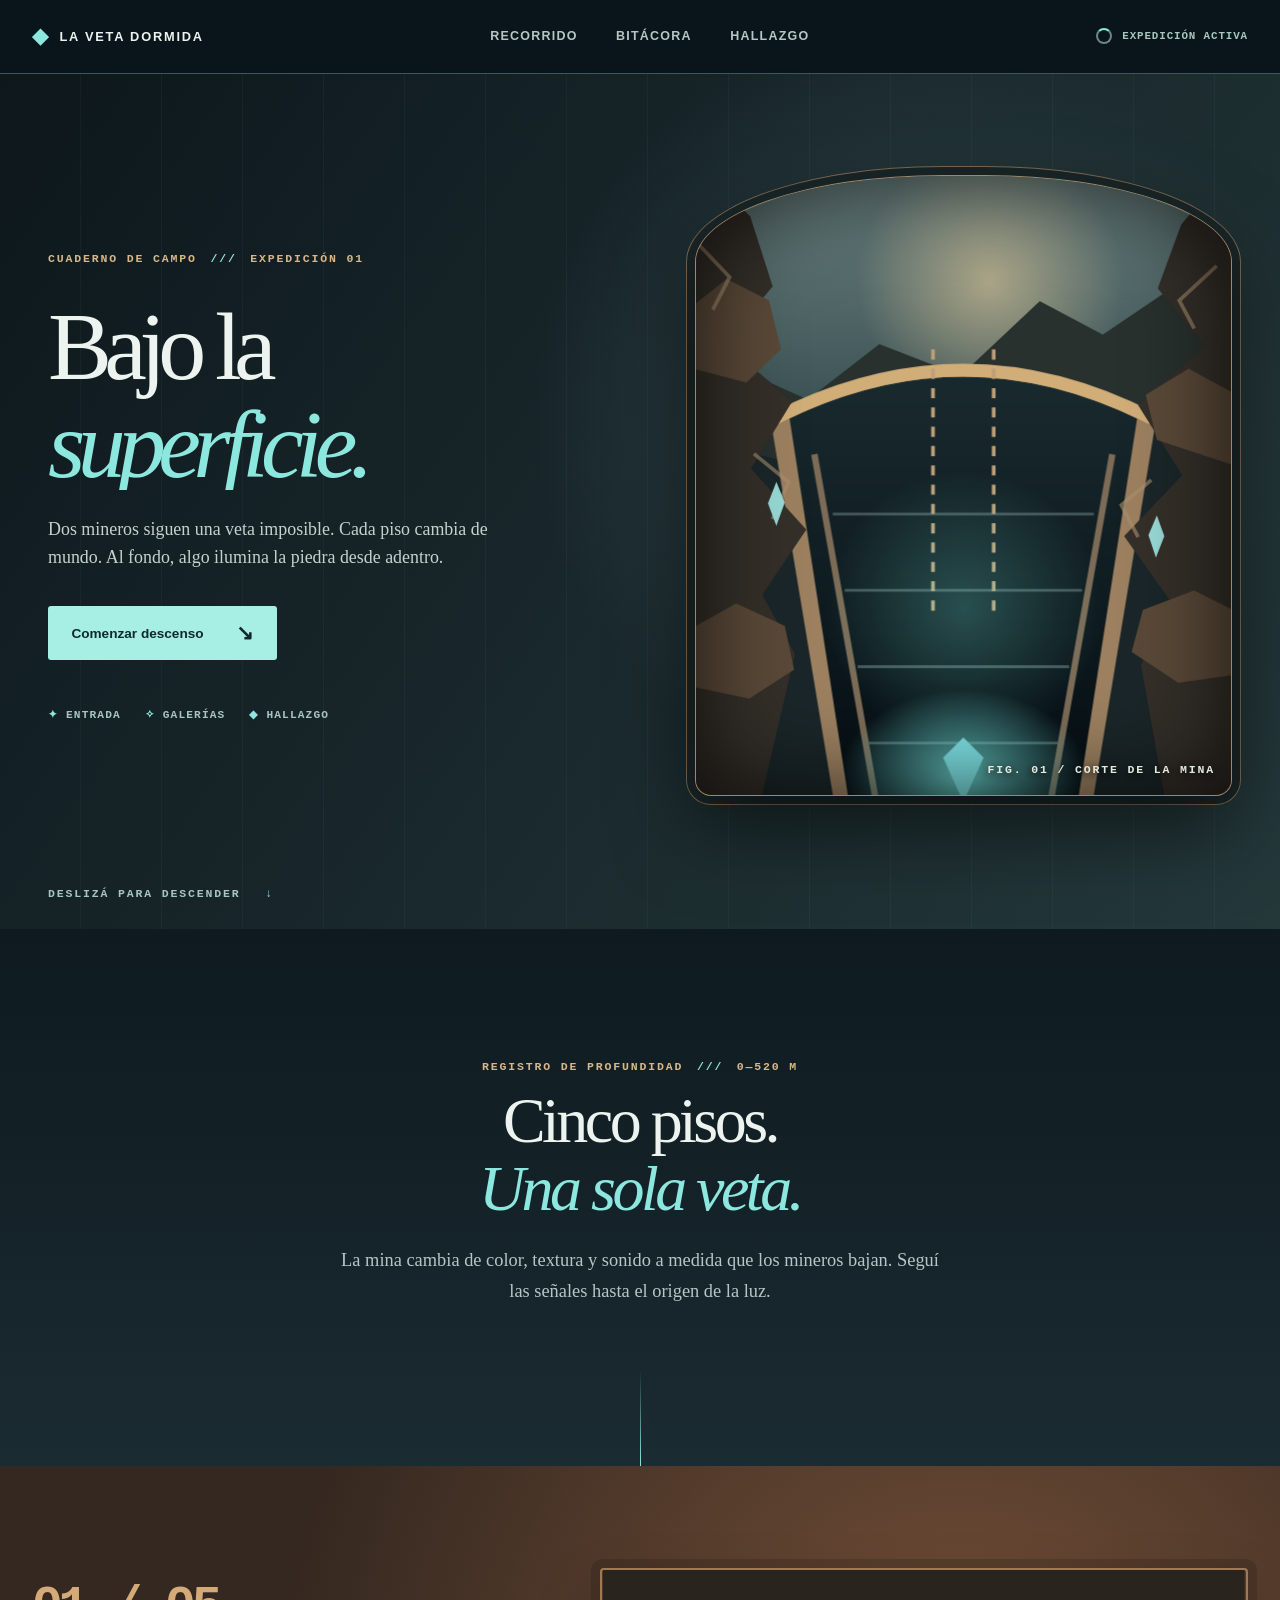
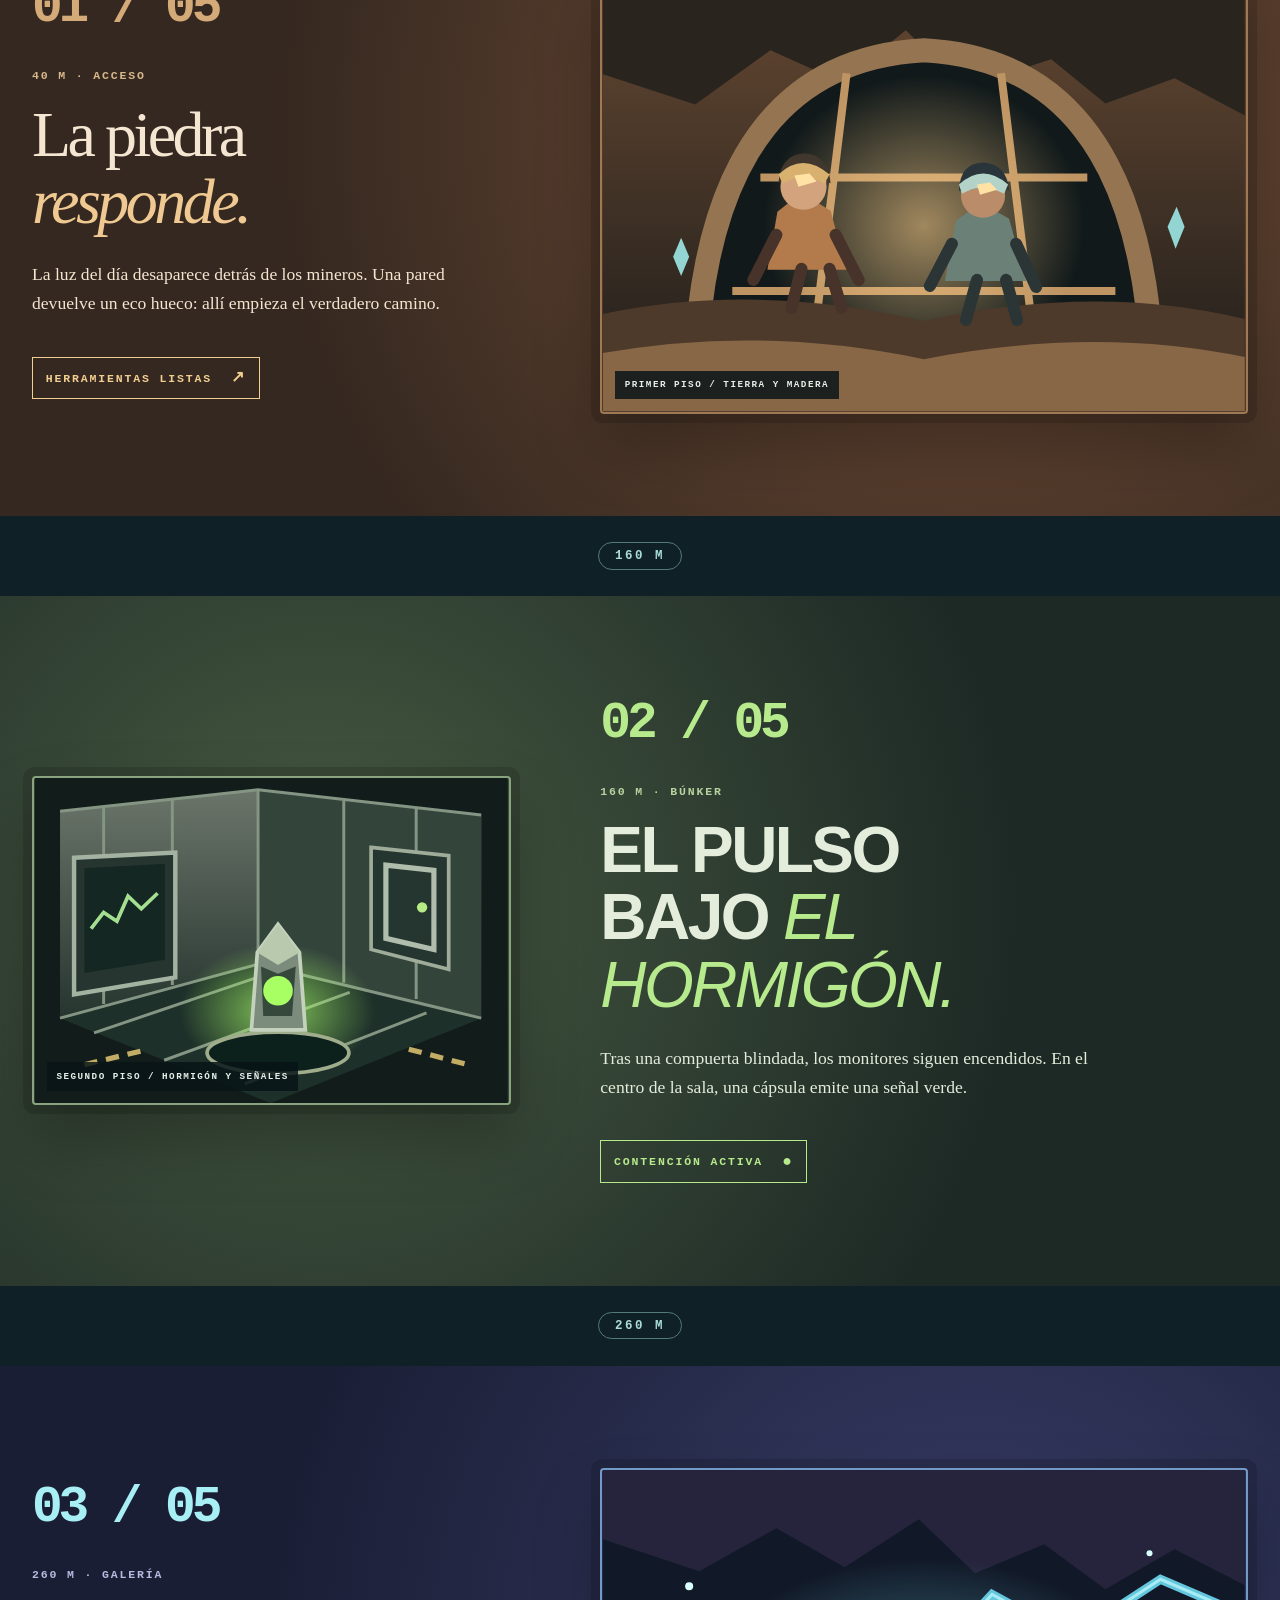
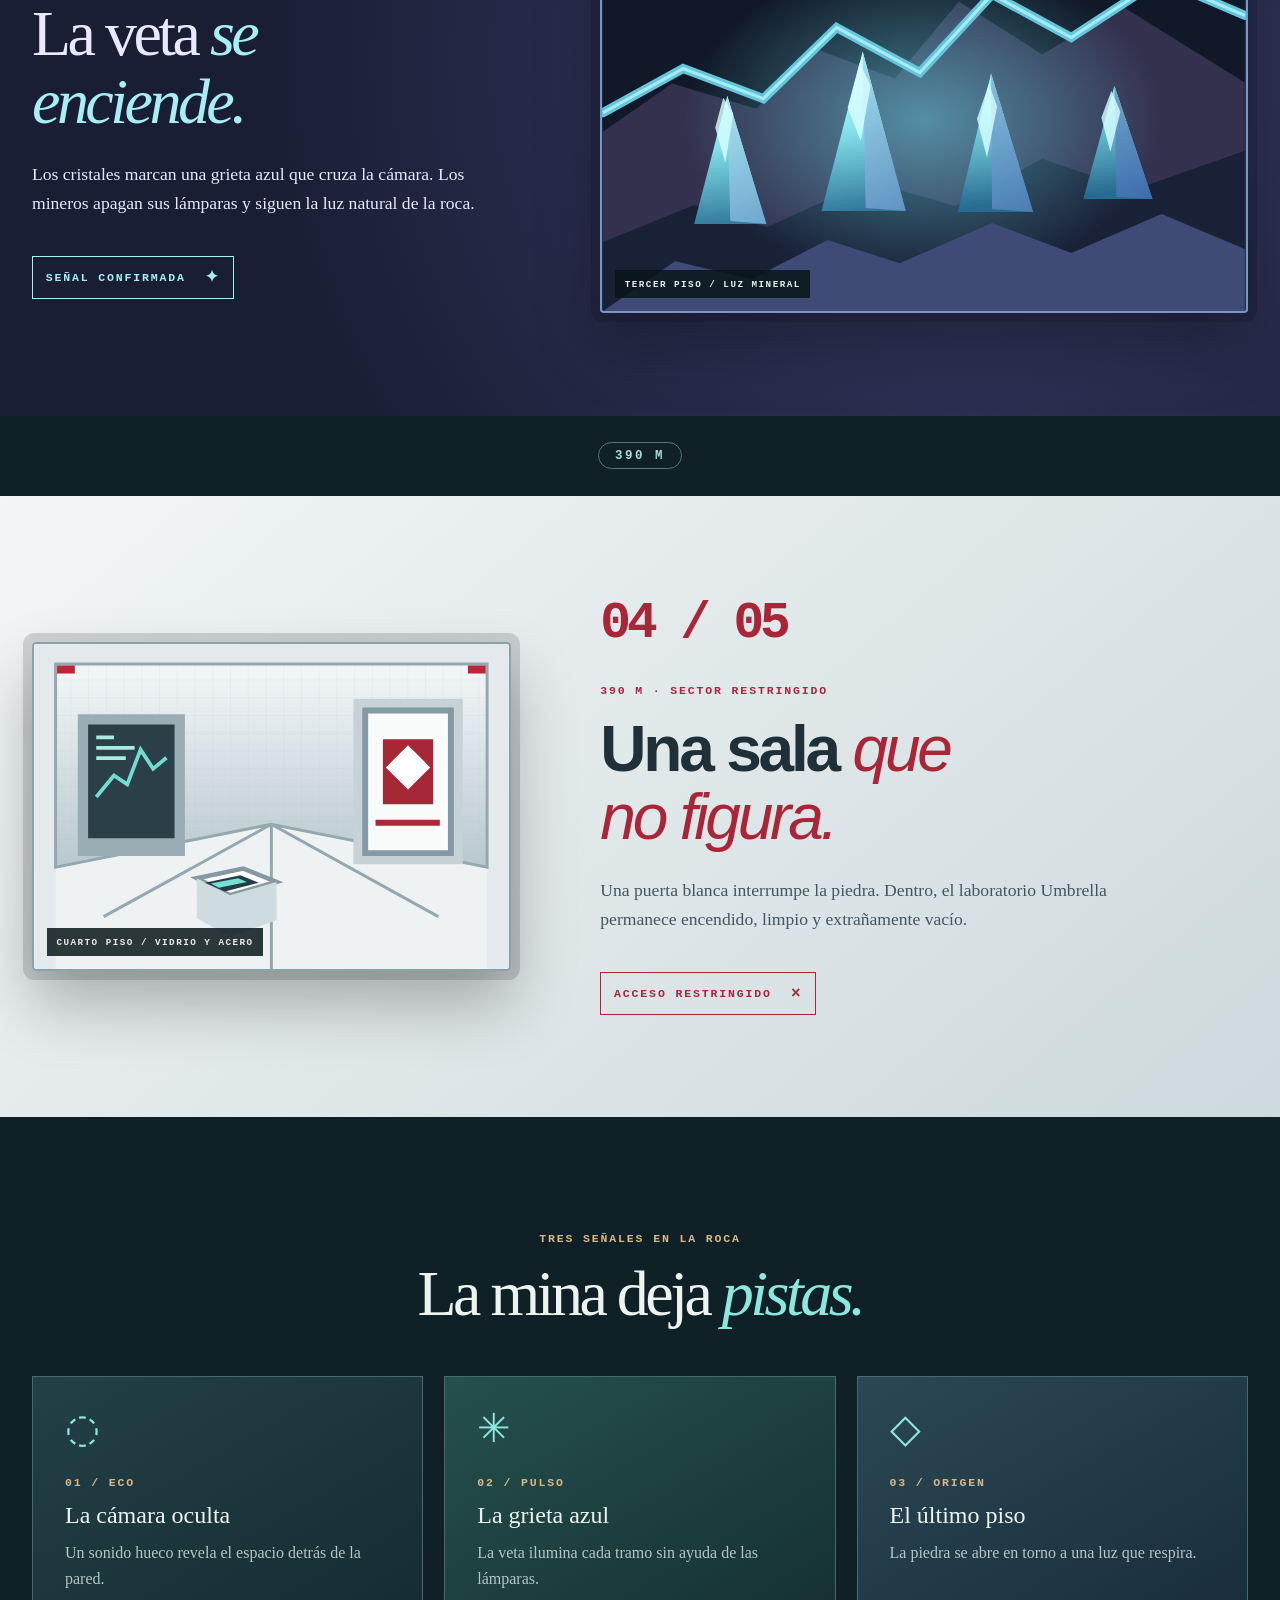
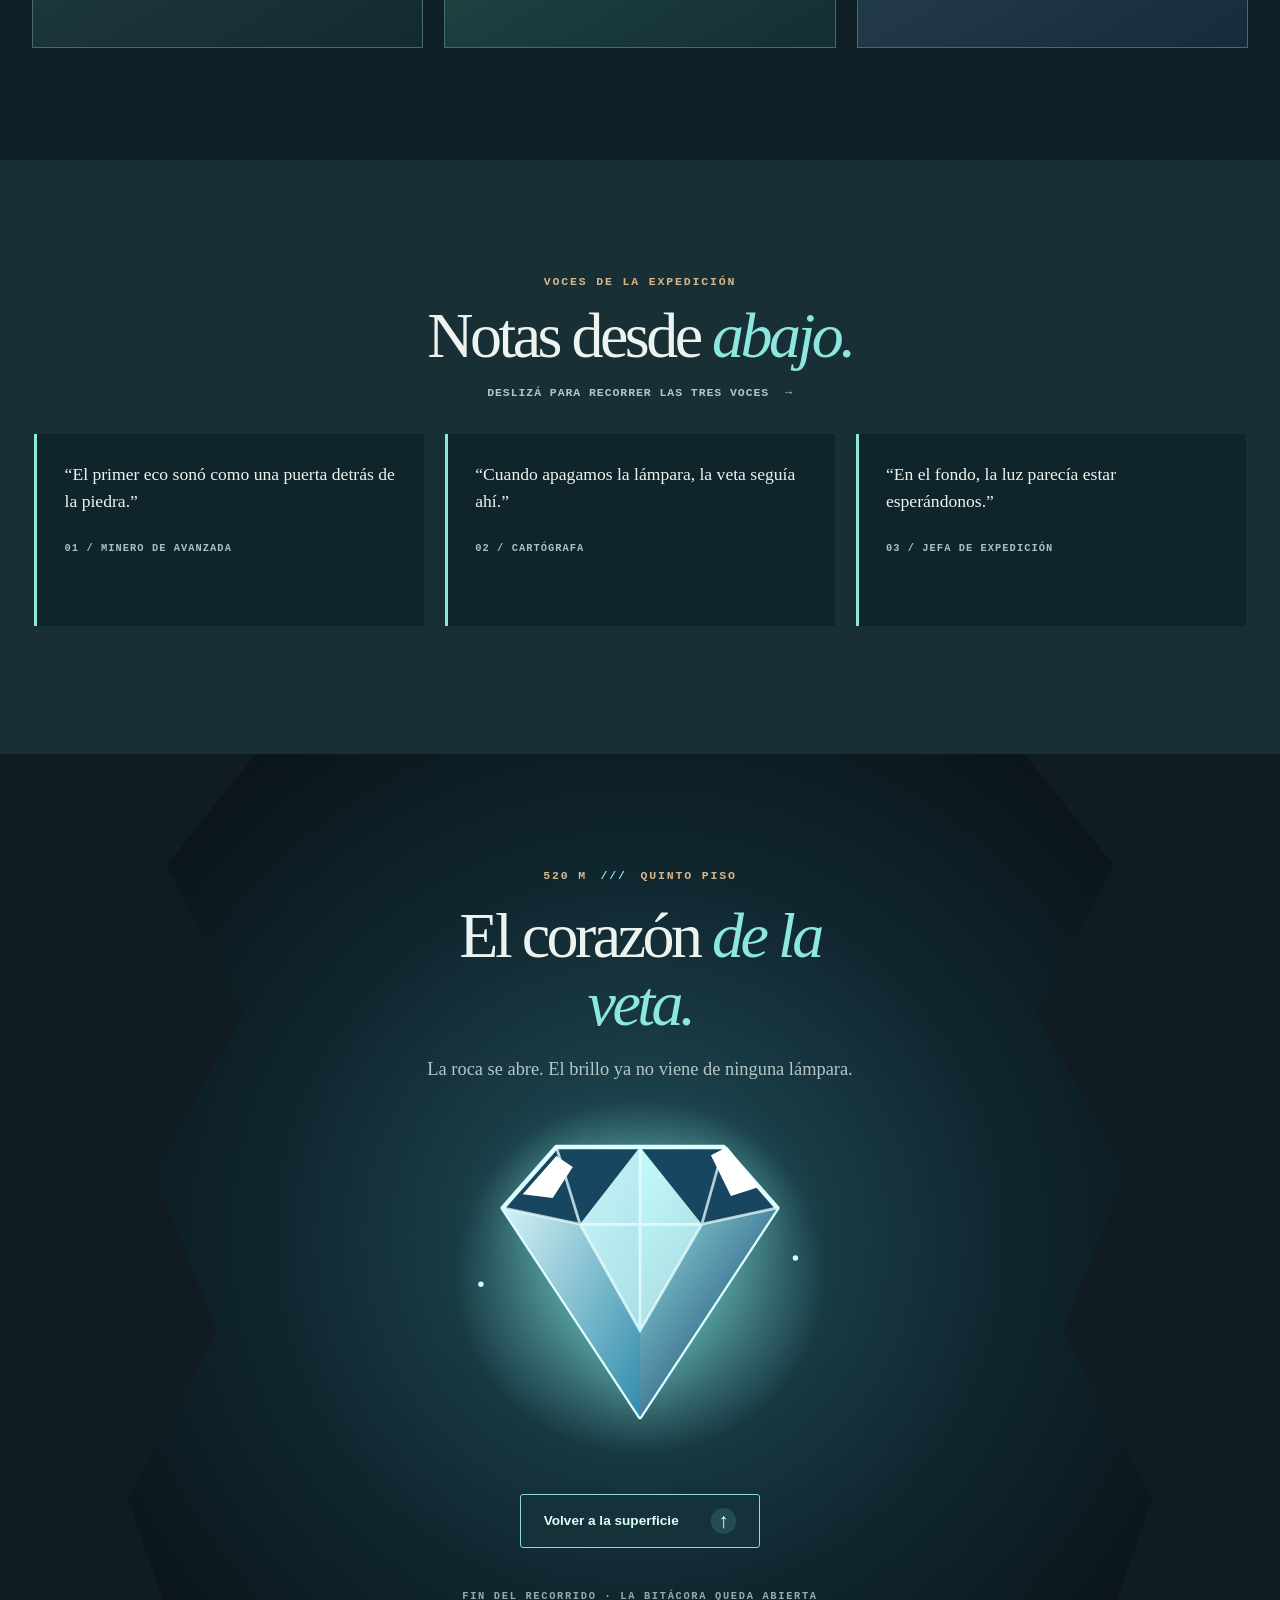
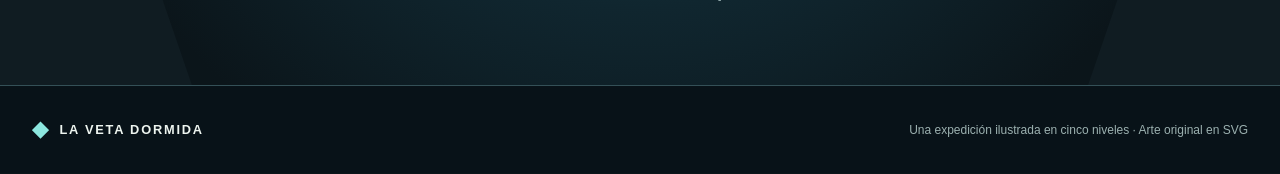
<file: modulo-01_html-css/ejercicio-07_animaciones/solucion/index.html>
<!doctype html>
<html lang="es">
<head>
  <meta charset="utf-8"><meta name="viewport" content="width=device-width, initial-scale=1"><meta name="theme-color" content="#0b151a">
  <meta name="description" content="Una expedición ilustrada por cinco niveles de una mina, desde la entrada hasta el corazón de la veta.">
  <title>La veta dormida — Expedición 01</title>
  <link rel="stylesheet" href="styles.css"><link rel="stylesheet" href="animations.css"><script src="observer.js" defer></script>
</head>
<body>
  <a class="salto" href="#recorrido">Saltar al recorrido</a>
  <header class="barra"><a class="marca" href="#inicio"><span aria-hidden="true">◆</span> LA VETA DORMIDA</a><nav aria-label="Navegación principal"><a href="#recorrido">Recorrido</a><a href="#bitacora">Bitácora</a><a href="#gema">Hallazgo</a></nav><span class="barra__estado"><span class="spinner" aria-hidden="true"></span> EXPEDICIÓN ACTIVA</span></header>
  <main>
    <section class="hero" id="inicio" aria-labelledby="titulo-hero">
      <div class="hero__texto"><p class="eyebrow revelar entrada-lateral">CUADERNO DE CAMPO <span>///</span> EXPEDICIÓN 01</p><h1 class="hero__titulo revelar titulo-maquina" id="titulo-hero">Bajo la <em>superficie.</em></h1><p class="hero__bajada revelar entrada-abajo">Dos mineros siguen una veta imposible. Cada piso cambia de mundo. Al fondo, algo ilumina la piedra desde adentro.</p><a class="boton boton--claro revelar entrada-abajo" href="#recorrido">Comenzar descenso <span aria-hidden="true">↘</span></a><ol class="hero__ruta revelar entrada-fundido" aria-label="Etapas de la expedición"><li>Entrada</li><li>Galerías</li><li>Hallazgo</li></ol></div>
      <figure class="hero__escena revelar entrada-lateral" aria-labelledby="pie-hero"><div class="hero__parallax" aria-hidden="true">
        <svg class="hero__fondo" viewBox="0 0 600 720" preserveAspectRatio="xMidYMid slice"><defs><linearGradient id="h-cielo" x2="0" y2="1"><stop stop-color="#718887"/><stop offset=".55" stop-color="#263b3e"/><stop offset="1" stop-color="#101b20"/></linearGradient><radialGradient id="h-luz"><stop stop-color="#f2d69e" stop-opacity=".55"/><stop offset="1" stop-color="#f2d69e" stop-opacity="0"/></radialGradient></defs><path fill="url(#h-cielo)" d="M0 0h600v720H0z"/><circle cx="328" cy="146" r="140" fill="url(#h-luz)"/><path fill="#28312e" d="M0 285 70 240l67 30 75-58 85 33 83-78 66 35 65-44 89 60v502H0z"/><path fill="#1a2629" d="M0 366 85 328l76 18 79-48 105 40 90-63 85 35 80-27v437H0z"/></svg>
        <svg class="hero__pozo" viewBox="0 0 600 720" preserveAspectRatio="xMidYMid slice"><defs><linearGradient id="h-abismo" x2="0" y2="1"><stop stop-color="#192a2e"/><stop offset="1" stop-color="#050d12"/></linearGradient><radialGradient id="h-gema"><stop stop-color="#7af0e9" stop-opacity=".8"/><stop offset="1" stop-color="#7af0e9" stop-opacity="0"/></radialGradient></defs><path fill="#9c8060" d="M90 286q210-111 420 0l-72 434H162z"/><path fill="url(#h-abismo)" d="M111 287q189-91 378 0l-67 433H178z"/><path fill="none" stroke="#d1ae78" stroke-width="14" d="M95 287q205-105 410 0"/><path fill="none" stroke="#7c6b56" stroke-width="7" d="m138 326 70 394m254-394-70 394"/><path fill="none" stroke="#617579" stroke-opacity=".65" stroke-width="3" d="M158 391h284M171 474h258M185 557h230M197 640h206"/><path fill="none" stroke="#bea078" stroke-width="4" stroke-dasharray="11 10" d="M267 212v292m66-292v292"/><ellipse cx="300" cy="677" rx="135" ry="95" fill="url(#h-gema)"/><path fill="#7bdddf" d="m278 656 22-22 22 22-22 48z"/></svg>
        <svg class="hero__roca" viewBox="0 0 600 720" preserveAspectRatio="xMidYMid slice"><path fill="#342f29" d="m0 0 72 72 24 75-51 61 72 62-44 72 59 65-47 70 35 63-42 180H0zm600 0-67 81-25 68 50 62-71 63 47 75-62 65 49 69-31 69 30 168h80z"/><path fill="#5a4938" d="m0 176 47-37 45 23 13 52-37 36-68-18zm600 91-59-32-46 28 12 48 93 31zM0 518l57-32 52 24 10 47-48 31-71-15zm600-19-53-27-55 21-12 45 50 33 70-10z"/><path fill="none" stroke="#ac9170" stroke-opacity=".6" stroke-width="4" d="m13 98 37 39-18 35m44 154 37 30-17 40m475-271-40 37 16 30m-46 162-32 27 18 34"/><path fill="#98d9d5" d="m91 379 9-23 9 22-9 25zm407 34 9-21 8 22-9 23z"/></svg><span class="hero__haz"></span></div><figcaption id="pie-hero">FIG. 01 / CORTE DE LA MINA</figcaption></figure>
      <a class="hero__seguir" href="#recorrido">DESLIZÁ PARA DESCENDER <span aria-hidden="true">↓</span></a>
    </section>
    <section class="introduccion" id="recorrido" aria-labelledby="titulo-recorrido"><p class="eyebrow revelar entrada-abajo">REGISTRO DE PROFUNDIDAD <span>///</span> 0—520 M</p><h2 id="titulo-recorrido" class="revelar entrada-abajo">Cinco pisos.<br><em>Una sola veta.</em></h2><p class="revelar entrada-abajo">La mina cambia de color, textura y sonido a medida que los mineros bajan. Seguí las señales hasta el origen de la luz.</p><div class="introduccion__linea" aria-hidden="true"></div></section>
    <section class="nivel nivel--entrada" aria-labelledby="titulo-entrada"><div class="nivel__interior"><div class="nivel__contenido revelar entrada-lateral"><span class="nivel__numero">01 / 05</span><p class="eyebrow">40 M · ACCESO</p><h2 id="titulo-entrada">La piedra <em>responde.</em></h2><p>La luz del día desaparece detrás de los mineros. Una pared devuelve un eco hueco: allí empieza el verdadero camino.</p><span class="nivel__dato">HERRAMIENTAS LISTAS <span aria-hidden="true">↗</span></span></div><div class="nivel__arte revelar entrada-abajo">
      <svg viewBox="0 0 640 440" role="img" aria-labelledby="svg-entrada"><title id="svg-entrada">Dos mineros frente a un túnel apuntalado con madera</title><defs><linearGradient id="e-roca" x2="0" y2="1"><stop stop-color="#674932"/><stop offset="1" stop-color="#1d1c1a"/></linearGradient><radialGradient id="e-luz"><stop stop-color="#ffd18b" stop-opacity=".6"/><stop offset="1" stop-color="#ffd18b" stop-opacity="0"/></radialGradient></defs><path fill="url(#e-roca)" d="M0 0h640v440H0z"/><path fill="#29251e" d="M0 0h640v145l-70-37-69 25-54-44-87 28-58-57-64 52-71-32-75 54L0 104z"/><path fill="#11191a" d="M94 365Q116 91 320 80q204 11 226 285z"/><path fill="none" stroke="#957451" stroke-width="24" d="M94 365Q116 91 320 80q204 11 226 285"/><path fill="none" stroke="#be9463" stroke-width="8" d="M129 320h382M157 207h326M243 103l-32 260m186-260 32 260"/><path fill="url(#e-luz)" d="M160 105h320v300H160z"/><path fill="#4e3a2b" d="M0 343q151-32 320 7 172-38 320-2v92H0z"/><path fill="#886746" d="M0 382q158-28 320 6 170-33 320-2v54H0z"/><g transform="translate(200 194)"><path fill="#b37b4c" d="m-36 105 10-58 24-19 29 18 16 59z"/><circle cy="22" r="23" fill="#d2a37d"/><path fill="#41372c" d="M-25 18Q-23-10 1-11q24 1 26 30l-14-8-23 2z"/><path fill="#d8b16e" d="M-25 10q24-23 51 0l-5 9q-21-12-42 0z"/><path fill="#ffe2a4" d="m-9 11 15-2 7 8-18 5z"/><path fill="none" stroke="#473329" stroke-width="12" stroke-linecap="round" d="m-27 70-23 45m82-45 23 45m-57-11-10 39m38-39 12 39"/></g><g transform="translate(379 205)"><path fill="#6b8178" d="m-38 105 11-60 25-18 28 16 17 62z"/><circle cy="20" r="22" fill="#ba8c69"/><path fill="#29353a" d="M-24 15q1-28 25-28 23 2 25 28l-13-7-26 6z"/><path fill="#b3d2c8" d="M-24 9q24-22 49 0l-4 9q-22-12-42 0z"/><path fill="#ffe2a4" d="m-6 9 13-2 7 7-17 5z"/><path fill="none" stroke="#2b3536" stroke-width="12" stroke-linecap="round" d="m-31 68-22 42m86-42 20 43m-59-7-11 40m40-40 11 40"/></g><path fill="#93d5d2" d="m70 286 8-19 8 19-8 19zm493-30 9-20 8 20-9 22z"/></svg><span class="arte__sello">PRIMER PISO / TIERRA Y MADERA</span></div></div></section>
    <div class="profundidad" aria-hidden="true"><span>160 M</span></div>
    <section class="nivel nivel--bunker" aria-labelledby="titulo-bunker"><div class="nivel__interior"><div class="nivel__contenido revelar entrada-lateral"><span class="nivel__numero">02 / 05</span><p class="eyebrow">160 M · BÚNKER</p><h2 id="titulo-bunker">El pulso bajo <em>el hormigón.</em></h2><p>Tras una compuerta blindada, los monitores siguen encendidos. En el centro de la sala, una cápsula emite una señal verde.</p><span class="nivel__dato">CONTENCIÓN ACTIVA <span aria-hidden="true">●</span></span></div><div class="nivel__arte revelar entrada-abajo">
      <svg viewBox="0 0 640 440" role="img" aria-labelledby="svg-bunker"><title id="svg-bunker">Búnker en perspectiva con consola, compuerta y cápsula luminosa</title><defs><linearGradient id="b-muro" x2="0" y2="1"><stop stop-color="#6b756a"/><stop offset="1" stop-color="#26352f"/></linearGradient><radialGradient id="b-halo"><stop stop-color="#a9ff6a" stop-opacity=".72"/><stop offset="1" stop-color="#a9ff6a" stop-opacity="0"/></radialGradient></defs><path fill="#121d1b" d="M0 0h640v440H0z"/><path fill="url(#b-muro)" d="m34 45 268-29 302 34v275l-302-73L34 325z"/><path fill="#33443b" d="m302 16 302 34v275l-302-73z"/><path fill="#1e302a" d="m34 325 268-73 302 73-285 115z"/><path fill="none" stroke="#849584" stroke-width="4" d="m34 45 268-29 302 34M34 325l268-73 302 73M302 16v236M93 38v268M186 27v253M418 29v248M516 40v259M80 345l241-82m-146 119 251-92m-142 124 246-96"/><path fill="#26352f" stroke="#a4b3a1" stroke-width="6" d="m53 108 137-7v169L53 293z"/><path fill="#142722" d="m67 122 109-6v130L67 264z"/><path fill="none" stroke="#a4de91" stroke-width="5" d="m76 204 17-22 18 12 15-34 18 17 22-21"/><path fill="#24362f" stroke="#9eac99" stroke-width="5" d="m455 94 105 11v154l-105-27z"/><path fill="none" stroke="#b1bdac" stroke-width="7" d="m475 118 65 7v107l-65-15z"/><circle cx="524" cy="175" r="7" fill="#b5ec86"/><ellipse class="pulso-nuclear" cx="328" cy="315" rx="132" ry="91" fill="url(#b-halo)"/><ellipse cx="329" cy="372" rx="96" ry="28" fill="#0d211c" stroke="#9fad8d" stroke-width="5"/><path fill="#7b8c7c" stroke="#c4d2bd" stroke-width="5" d="m293 341 8-105 28-38 29 38 8 105z"/><path fill="#b9c9ae" d="m301 236 28-38 29 38-29 17z"/><path fill="#35483b" d="m306 255 23 10 24-10-5 67h-39z"/><circle class="pulso-nuclear__nucleo" cx="329" cy="288" r="20" fill="#a8ff64"/><path fill="none" stroke="#c3ad65" stroke-width="7" stroke-dasharray="18 12" d="m67 388 87-21m352 0 80 21"/></svg><span class="arte__sello">SEGUNDO PISO / HORMIGÓN Y SEÑALES</span></div></div></section>
    <div class="profundidad" aria-hidden="true"><span>260 M</span></div>
    <section class="nivel nivel--cristales" aria-labelledby="titulo-cristales"><div class="nivel__interior"><div class="nivel__contenido revelar entrada-lateral"><span class="nivel__numero">03 / 05</span><p class="eyebrow">260 M · GALERÍA</p><h2 id="titulo-cristales">La veta <em>se enciende.</em></h2><p>Los cristales marcan una grieta azul que cruza la cámara. Los mineros apagan sus lámparas y siguen la luz natural de la roca.</p><span class="nivel__dato">SEÑAL CONFIRMADA <span aria-hidden="true">✦</span></span></div><div class="nivel__arte revelar entrada-abajo">
      <svg viewBox="0 0 640 440" role="img" aria-labelledby="svg-cristales"><title id="svg-cristales">Cueva índigo recorrida por cristales azules brillantes</title><defs><linearGradient id="c-a" x2=".3" y2="1"><stop stop-color="#e9ffff"/><stop offset=".5" stop-color="#87e5ed"/><stop offset="1" stop-color="#276b91"/></linearGradient><linearGradient id="c-b" x2="1" y2="1"><stop stop-color="#b9fbff"/><stop offset="1" stop-color="#3461a5"/></linearGradient><radialGradient id="c-halo"><stop stop-color="#6edbea" stop-opacity=".55"/><stop offset="1" stop-color="#6edbea" stop-opacity="0"/></radialGradient></defs><path fill="#111827" d="M0 0h640v440H0z"/><path fill="#25243c" d="M0 0h640v115l-70-36-69 40-61-45-69 29-56-54-74 48-68-39-77 43L0 69z"/><path fill="#34314f" d="M0 440V261l69-48 84 25 58-60 80 30 64-77 83 53 80-48 122 76v228z"/><path fill="#192137" d="M0 440v-69l91-37 73 22 101-46 86 25 87-47 91 31 111-39v160z"/><ellipse cx="319" cy="249" rx="238" ry="162" fill="url(#c-halo)"/><path fill="none" stroke="#63c6dc" stroke-width="9" stroke-linecap="round" d="m0 242 80-44 80 30 73-71 83 45 72-78 79 43 89-58 84 36"/><path fill="none" stroke="#b8f7fa" stroke-opacity=".8" stroke-width="3" d="m0 242 80-44 80 30 73-71 83 45 72-78 79 43 89-58 84 36"/><path fill="url(#c-a)" d="m91 353 33-128 39 128zm127-13 41-159 43 159zm136 1 33-138 42 138zm125-13 31-113 38 113z"/><path fill="url(#c-b)" d="m124 225 3 125 36 3zm135-44 3 156 40 3zm128 22 1 135 41 3zm123 12 2 111 36 2z"/><path fill="#d9ffff" opacity=".8" d="m112 257 8-30 10 16-8 49zm132-20 12-45 11 23-10 55zm129 11 12-35 8 23-10 51zm124-1 10-27 9 21-10 40z"/><path fill="#3f4b76" d="m0 440 72-50 76 18 76-39 72 23 92-40 79 30 90-39 83 35v62z"/><circle cx="86" cy="116" r="4" fill="#d9ffff"/><circle cx="545" cy="83" r="3" fill="#d9ffff"/></svg><span class="arte__sello">TERCER PISO / LUZ MINERAL</span></div></div></section>
    <div class="profundidad" aria-hidden="true"><span>390 M</span></div>
    <section class="nivel nivel--laboratorio" aria-labelledby="titulo-laboratorio"><div class="nivel__interior"><div class="nivel__contenido revelar entrada-lateral"><span class="nivel__numero">04 / 05</span><p class="eyebrow">390 M · SECTOR RESTRINGIDO</p><h2 id="titulo-laboratorio">Una sala <em>que no figura.</em></h2><p>Una puerta blanca interrumpe la piedra. Dentro, el laboratorio Umbrella permanece encendido, limpio y extrañamente vacío.</p><span class="nivel__dato">ACCESO RESTRINGIDO <span aria-hidden="true">×</span></span></div><div class="nivel__arte revelar entrada-abajo">
      <svg viewBox="0 0 640 440" role="img" aria-labelledby="svg-laboratorio"><title id="svg-laboratorio">Laboratorio blanco subterráneo con puerta roja, monitores y emblema Umbrella</title><defs><linearGradient id="l-pared" x2="0" y2="1"><stop stop-color="#f4f7f8"/><stop offset="1" stop-color="#b8c8ce"/></linearGradient><pattern id="l-rejilla" width="24" height="24" patternUnits="userSpaceOnUse"><path d="M24 0H0v24" fill="none" stroke="#aebec6" stroke-opacity=".32"/></pattern></defs><path fill="#e3e9ec" d="M0 0h640v440H0z"/><path fill="url(#l-pared)" d="M28 27h584v275H28z"/><path fill="url(#l-rejilla)" d="M28 27h584v275H28z"/><path fill="#eef2f3" d="m28 302 292-58 292 58v138H28z"/><path fill="none" stroke="#94a8af" stroke-width="4" d="M28 27h584v275l-292-58-292 58zM320 244v196M28 302l292-58 292 58M93 369l227-125m226 125L320 244"/><path fill="#9badb4" d="M58 95h145v192H58z"/><path fill="#2b3f49" d="M72 109h117v154H72z"/><path fill="none" stroke="#71dccf" stroke-width="5" d="m83 207 24-29 18 12 18-47 17 26 18-15"/><path fill="#a8ecdf" d="M83 124h24v5H83zm0 14h52v5H83zm0 14h40v5H83z"/><path fill="#c6d2d6" d="M431 74h148v224H431z"/><path fill="#f9fbfb" stroke="#839aa4" stroke-width="8" d="M447 90h116v193H447z"/><path fill="#a62736" d="M471 129h68v88h-68z"/><path fill="#fff" d="m505 137 15 15-15 15-15-15zm-30 30 15-15 15 15-15 15zm60 0-15-15-15 15 15 15zm-30 30-15-15 15-15 15 15z"/><path fill="#ac2939" d="M461 238h87v8h-87z"/><path fill="#fff" stroke="#8499a1" stroke-width="6" d="m219 317 63-13 45 18-63 18z"/><path fill="#cedce0" d="m219 317 45 23v56l-45-25zm45 23 63-18v52l-63 22z"/><path fill="#263d48" d="m230 323 48-10 25 10-46 12z"/><path fill="#77e0d4" d="m238 324 37-7 12 5-38 8z"/><path fill="#ba2638" d="M30 29h24v11H30zm556 0h24v11h-24z"/></svg><span class="arte__sello">CUARTO PISO / VIDRIO Y ACERO</span></div></div></section>
    <section class="pistas" aria-labelledby="titulo-pistas"><div class="pistas__intro revelar entrada-abajo"><p class="eyebrow">TRES SEÑALES EN LA ROCA</p><h2 id="titulo-pistas">La mina deja <em>pistas.</em></h2></div><div class="pistas__grilla"><article class="pista revelar entrada-fundido"><span class="pista__icono" aria-hidden="true">◌</span><p class="eyebrow">01 / ECO</p><h3>La cámara oculta</h3><p>Un sonido hueco revela el espacio detrás de la pared.</p></article><article class="pista revelar entrada-fundido"><span class="pista__icono" aria-hidden="true">✳</span><p class="eyebrow">02 / PULSO</p><h3>La grieta azul</h3><p>La veta ilumina cada tramo sin ayuda de las lámparas.</p></article><article class="pista revelar entrada-fundido"><span class="pista__icono" aria-hidden="true">◇</span><p class="eyebrow">03 / ORIGEN</p><h3>El último piso</h3><p>La piedra se abre en torno a una luz que respira.</p></article></div></section>
    <section class="bitacora" id="bitacora" aria-labelledby="titulo-bitacora"><div class="bitacora__encabezado revelar entrada-abajo"><p class="eyebrow">VOCES DE LA EXPEDICIÓN</p><h2 id="titulo-bitacora">Notas desde <em>abajo.</em></h2><p class="bitacora__ayuda">Deslizá para recorrer las tres voces <span aria-hidden="true">→</span></p></div><div class="bitacora__citas" aria-label="Carrusel de tres testimonios de la expedición" tabindex="0"><blockquote class="revelar entrada-lateral"><p>“El primer eco sonó como una puerta detrás de la piedra.”</p><cite>01 / MINERO DE AVANZADA</cite></blockquote><blockquote class="revelar entrada-abajo"><p>“Cuando apagamos la lámpara, la veta seguía ahí.”</p><cite>02 / CARTÓGRAFA</cite></blockquote><blockquote class="revelar entrada-lateral"><p>“En el fondo, la luz parecía estar esperándonos.”</p><cite>03 / JEFA DE EXPEDICIÓN</cite></blockquote></div></section>
    <section class="final" id="gema" aria-labelledby="titulo-final"><p class="eyebrow revelar entrada-abajo">520 M <span>///</span> QUINTO PISO</p><h2 id="titulo-final" class="revelar entrada-abajo">El corazón <em>de la veta.</em></h2><p class="final__intro revelar entrada-abajo">La roca se abre. El brillo ya no viene de ninguna lámpara.</p><svg class="final__gema revelar entrada-abajo" viewBox="0 0 440 430" role="img" aria-labelledby="svg-gema"><title id="svg-gema">Gema azul facetada y luminosa suspendida en la cueva</title><defs><radialGradient id="g-halo"><stop stop-color="#90f7ef" stop-opacity=".63"/><stop offset="1" stop-color="#90f7ef" stop-opacity="0"/></radialGradient><linearGradient id="g-izq" x2="1" y2="1"><stop stop-color="#eaffff"/><stop offset="1" stop-color="#318cab"/></linearGradient><linearGradient id="g-der" x2=".7" y2="1"><stop stop-color="#a8f6f0"/><stop offset="1" stop-color="#174671"/></linearGradient></defs><ellipse class="gema-luz" cx="220" cy="209" rx="205" ry="196" fill="url(#g-halo)"/><path fill="#184660" stroke="#ddffff" stroke-width="5" stroke-linejoin="round" d="m69 133 59-67h184l59 67-151 230z"/><path fill="url(#g-izq)" d="m69 133 85 18 66-85v297z"/><path fill="url(#g-der)" d="m220 66 68 85 83-18-151 230z"/><path fill="#d2ffff" fill-opacity=".68" d="m154 151 66-85 68 85-68 117z"/><path fill="none" stroke="#eaffff" stroke-opacity=".75" stroke-width="3" d="m128 66 26 85h134l24-85m-243 67 85 18 66 117 68-117 83-18M220 66v202"/><path class="gema-destello" fill="#fff" d="m91 118 37-42 18 12-22 34zm207-43 18-9 35 44-31 10z"/><circle cx="45" cy="217" r="3" fill="#d6ffff"/><circle cx="391" cy="188" r="3" fill="#d6ffff"/></svg><a class="boton boton--final" href="#inicio">Volver a la superficie <span class="boton__pulso" aria-hidden="true">↑</span></a><p class="final__nota">FIN DEL RECORRIDO <span>·</span> LA BITÁCORA QUEDA ABIERTA</p></section>
  </main>
  <footer class="pie"><a class="marca" href="#inicio"><span aria-hidden="true">◆</span> LA VETA DORMIDA</a><p>Una expedición ilustrada en cinco niveles · Arte original en SVG</p></footer>
</body>
</html>
</file>
<file: modulo-01_html-css/ejercicio-04_css-grid/solucion/styles.css>
/* TP-CHECK: 1.4 | PIERONI-NICOLAS | grid-template-areas hace: asigna nombres a zonas de una cuadrícula para ubicar visualmente sus elementos. */
@import url("./estructura.css");
@import url("./componentes.css");

:root {
  color-scheme: light;
  --color-tierra: #654321;
  --color-tierra-oscura: #3b291b;
  --color-bosque: #39751f;
  --color-hoja: #69b832;
  --color-cielo: #72c9e8;
  --color-piedra: #777777;
  --color-piedra-clara: #c6c6c6;
  --color-papel: #e4e4e4;
  --color-tinta: #202020;
  --color-acento: #f1ce3e;
  --ancho-contenido: 1180px;
  font-family: "Pixelify Sans", sans-serif;
  font-size: 16px;
  line-height: 1.5;
  font-synthesis: none;
  color: var(--color-tinta);
  background: #c6c6c6;
}

* { box-sizing: border-box; }

html { scroll-behavior: smooth; background: #c6c6c6; }

body {
  margin: 0;
  min-height: 100vh;
  background: #c6c6c6;
}

img { display: block; max-width: 100%; }

a { color: inherit; }

button, input { font: inherit; }

:focus-visible { outline: 3px dashed var(--color-acento); outline-offset: 3px; }
</file>
<file: modulo-01_html-css/ejercicio-05_responsive/solucion/styles.css>
/* TP-CHECK: 1.5 | PIERONI-NICOLAS | mobile-first significa: diseñar primero para pantallas pequeñas y ampliar el layout a medida que hay más espacio. */
@import url("./estructura.css");
@import url("./componentes.css");

:root {
  color-scheme: light;
  --color-tierra: #654321;
  --color-tierra-oscura: #3b291b;
  --color-bosque: #39751f;
  --color-hoja: #69b832;
  --color-cielo: #72c9e8;
  --color-piedra: #777777;
  --color-piedra-clara: #c6c6c6;
  --color-papel: #e4e4e4;
  --color-tinta: #202020;
  --color-acento: #f1ce3e;
  --ancho-contenido: 1180px;
  font-family: "Pixelify Sans", sans-serif;
  font-size: 16px;
  font-synthesis: none;
  line-height: 1.6;
  color: var(--color-tinta);
  background: #c6c6c6;
}

*,
*::before,
*::after {
  box-sizing: border-box;
}

html {
  scroll-behavior: smooth;
  background: #c6c6c6;
}

body {
  min-width: 320px;
  min-height: 100vh;
  margin: 0;
  background: #c6c6c6;
}

img {
  display: block;
  max-width: 100%;
  height: auto;
}

picture {
  display: block;
  min-width: 0;
}

a {
  color: inherit;
}

button,
input {
  font: inherit;
}

:focus-visible {
  outline: 3px dashed var(--color-acento);
  outline-offset: 3px;
}

h1,
h2,
h3,
p {
  margin-block: 0;
}

h1 {
  font-size: clamp(1.75rem, 1.15rem + 2.7vw, 3rem);
  line-height: 1.15;
}

h2 {
  font-size: clamp(1.25rem, 1rem + 1.2vw, 1.75rem);
  line-height: 1.25;
}

h3 {
  font-size: clamp(1rem, 0.9rem + 0.6vw, 1.3rem);
  line-height: 1.3;
}
</file>
<file: modulo-01_html-css/ejercicio-06_variables-css/solucion/tokens.css>
/* TP-CHECK: 1.6 | PIERONI-NICOLAS | sin variables CSS este ejercicio sería imposible porque: los temas comparten una paleta y cambiaría muchos valores a mano. */

/* Tokens de color — tema claro */
:root {
  color-scheme: light;
  --color-primario: #713d2d;
  --color-secundario: #455341;
  --color-fondo: #f2e7d2;
  --color-superficie: #fffaf0;
  --color-texto: #30271f;
  --color-texto-suave: #66594c;
  --color-borde: #d8c9b1;
  --color-acento: #8a4b13;
  --color-primario-suave: #efe0d4;
  --color-secundario-suave: #e2e8dc;
  --color-acento-suave: #f5e8cc;
  --color-info: #315d72;
  --color-info-fondo: #e1edf2;
  --color-exito: #3e6949;
  --color-exito-fondo: #e2eee2;
  --color-aviso: #79551d;
  --color-aviso-fondo: #f5edda;
  --color-error: #8b3b34;
  --color-error-fondo: #f5e3df;
  --color-texto-inverso: #fffaf0;

  /* Familias tipográficas: lectura cómoda y acento medieval */
  --fuente-texto: "Alegreya", Georgia, "Times New Roman", serif;
  --fuente-titulos: "Cormorant Garamond", "Alegreya", Georgia, serif;

  /* Tokens de color para las ilustraciones del cuento */
  --art-sky-dawn-top: #d8c5aa;
  --art-sky-dawn-mid: #edc18c;
  --art-sky-dawn-bottom: #c98058;
  --art-sky-glaze: rgb(249 231 191 / 68%);
  --art-sky-shade: rgb(189 123 85 / 10%);
  --art-sun: #f9d88e;
  --art-sun-halo: rgb(249 216 142 / 14%);
  --art-sun-glow: rgb(249 216 142 / 58%);
  --art-sun-shadow: 0 0 0 1.2rem var(--art-sun-halo), 0 0 4rem var(--art-sun-glow);
  --art-hero-shadow-suave: 0 0 0.75rem var(--art-sun-halo);
  --art-hero-shadow-intensa: 0 0 1.25rem var(--art-sun-glow);
  --art-moon: #fff0d1;
  --art-cloud: rgb(255 245 223 / 58%);
  --art-hill-back: #947258;
  --art-hill-front: #4d5141;
  --art-cabin: #9c6347;
  --art-cabin-inset: rgb(63 45 29 / 16%);
  --art-cabin-shadow: inset 0 0 0 0.25rem var(--art-cabin-inset);
  --art-window-frame: #513d32;
  --art-window-light: #eabf73;
  --art-door: #49362e;
  --art-roof: #543a31;
  --art-path: #c99a6e;
  --art-caption: #fff7e7;
  --art-caption-shadow: 0 1px 0 #30271f;
  --art-inicial-shadow: 0 0.25rem 0.4rem rgb(63 45 29 / 22%);
  --art-pergamino-borde: #9c7747;
  --art-pergamino-fondo: #ead5a9;
  --art-pergamino-tinta: #493a29;
  --art-pergamino-adornos: #875d2d;
  --art-pergamino-textura: radial-gradient(ellipse at 8% 12%, rgb(255 250 225 / 72%), transparent 48%), radial-gradient(ellipse at 94% 88%, rgb(160 115 59 / 20%), transparent 42%), repeating-linear-gradient(0deg, rgb(112 79 43 / 7%) 0, rgb(112 79 43 / 7%) 1px, transparent 1px, transparent 4px), linear-gradient(135deg, #f3e4c2, #e1c795);
  --art-pergamino-sombra: inset 0 0 0 5px rgb(255 248 221 / 52%), inset 0 0 1.8rem rgb(110 75 35 / 15%), 0 0.55rem 1rem rgb(63 45 29 / 17%);
  --art-pergamino-filete: rgb(107 73 36 / 42%);
  --art-pergamino-resalte: rgb(255 248 221 / 55%);
  --art-spark: #fff0c4;
  --art-morning-top: #d9b88c;
  --art-morning-mid: #f2ce91;
  --art-morning-ground: #baa078;
  --art-day-top: #b7d0ca;
  --art-day-mid: #e5d7ac;
  --art-day-ground: #989878;
  --art-night-top: #202f48;
  --art-night-mid: #4d5260;
  --art-night-ground: #343b3b;
  --art-scene-sun: #f7d58e;
  --art-scene-sun-halo: rgb(247 213 142 / 17%);
  --art-scene-sun-shadow: 0 0 0 0.65rem var(--art-scene-sun-halo);
  --art-noon-sun: #ffe095;
  --art-scene-hill-back: #8b8062;
  --art-scene-hill-front: #536047;
  --art-day-hill-back: #8a9a7b;
  --art-day-hill-front: #627456;
  --art-scene-cabin: #946348;
  --art-scene-roof: #553d32;
  --art-scene-window: #f4d087;
  --art-scene-door: #4f392f;
  --art-smoke: #fff2da;
  --art-bird: #6b5948;
  --art-road: #d7c298;
  --art-traveler: #744633;
  --art-skin: #d5aa7b;
  --art-cloak: #4c4537;
  --art-starlight: #f4e9c8;
  --art-city-wall: #777163;
  --art-city-stone: #9a8d74;
  --art-city-roof: #6a5143;
  --art-city-gate-stone: #b19d7b;
  --art-city-gate: #342f31;
  --art-card-sky: #e7c78c;
  --art-card-horizon: #ad7754;
  --art-card-ground: #505643;
  --art-card-sun: #fff0be;
  --art-card-hill: #5c6148;
  --art-card-roof: #543b31;
  --art-card-tower: #a67854;
  --art-ending-orbit: rgb(255 250 240 / 16%);
  --art-ending-moon: #f0d596;

  /* Superficies y texto para las tres tarjetas temáticas */
  --chapter-morning-surface: #fff4df;
  --chapter-morning-ink: #3c3023;
  --chapter-morning-muted: #66594c;
  --chapter-morning-edge: #dfc9a5;
  --chapter-morning-accent: #8b541d;
  --chapter-sepia-surface: #eee0c4;
  --chapter-sepia-ink: #3e3021;
  --chapter-sepia-muted: #65513a;
  --chapter-sepia-edge: #c7ad84;
  --chapter-sepia-accent: #76502a;
  --chapter-night-surface: #283144;
  --chapter-night-ink: #f4ead0;
  --chapter-night-muted: #d5c9ad;
  --chapter-night-edge: #657085;
  --chapter-night-accent: #f0d596;
  --art-sepia-top: #cbb38b;
  --art-sepia-mid: #e0c49a;
  --art-sepia-ground: #9d8563;
  --art-sepia-sun: #f3d398;
  --art-sepia-hill-back: #8d7a5d;
  --art-sepia-hill-front: #655b44;

  /* Escala tipográfica fluida */
  --fs-xs: clamp(0.75rem, 0.72rem + 0.12vw, 0.8rem);
  --fs-sm: clamp(0.875rem, 0.83rem + 0.18vw, 0.95rem);
  --fs-base: clamp(1rem, 0.94rem + 0.25vw, 1.1rem);
  --fs-lg: clamp(1.3rem, 1.12rem + 0.7vw, 1.65rem);
  --fs-xl: clamp(1.7rem, 1.4rem + 1.3vw, 2.4rem);
  --fs-2xl: clamp(2.45rem, 1.6rem + 3.6vw, 5rem);
  --fs-display: clamp(3.4rem, 1.9rem + 5.4vw, 7.1rem);

  /* Escala de espaciado */
  --sp-xs: 0.5rem;
  --sp-micro: 0.15rem;
  --sp-mini: 0.2rem;
  --sp-capitular-superior: 0.02em;
  --sp-capitular-lateral: 0.04em;
  --sp-sm: 0.875rem;
  --sp-md: 1.25rem;
  --sp-lg: 2rem;
  --sp-xl: 3.5rem;
  --sp-2xl: 5.5rem;
  --ancho-contenido: 76rem;
  --tracking-marca: 0.02em;
  --tracking-etiqueta: 0.14em;
  --tracking-titulo: -0.025em;
  --tracking-titulo-seccion: -0.035em;
  --tracking-capitulo: 0.13em;
  --tracking-estrellas: 0.3rem;

  /* Forma, elevación y movimiento */
  --radius-sm: 0.35rem;
  --radius-md: 0.8rem;
  --radius-lg: 1.4rem;
  --radius-pill: 99rem;
  --shadow-sm: 0 0.25rem 0.8rem rgb(63 45 29 / 9%);
  --shadow-md: 0 1rem 2.5rem rgb(63 45 29 / 14%);
  --transition-rapida: 180ms ease;
  --transition-normal: 420ms ease;
}

/* Tema oscuro manual */
:root[data-theme="dark"] {
  color-scheme: dark;
  --color-primario: #d69a78;
  --color-secundario: #a6bd9c;
  --color-fondo: #171b1d;
  --color-superficie: #22282a;
  --color-texto: #f2e8d8;
  --color-texto-suave: #c5b9a7;
  --color-borde: #4d4b43;
  --color-acento: #e8b65f;
  --color-primario-suave: #382b27;
  --color-secundario-suave: #29332c;
  --color-acento-suave: #3c3424;
  --color-info: #a9d2e5;
  --color-info-fondo: #263741;
  --color-exito: #acd0a7;
  --color-exito-fondo: #29382d;
  --color-aviso: #f0ce82;
  --color-aviso-fondo: #3b3425;
  --color-error: #e9a49a;
  --color-error-fondo: #402a29;
  --color-texto-inverso: #171b1d;
  --shadow-sm: 0 0.25rem 0.8rem rgb(0 0 0 / 22%);
  --shadow-md: 0 1rem 2.5rem rgb(0 0 0 / 35%);
}

/* Tema sepia adicional */
:root[data-theme="sepia"] {
  color-scheme: light;
  --color-primario: #68452e;
  --color-secundario: #566047;
  --color-fondo: #e8d8b8;
  --color-superficie: #f5ebd5;
  --color-texto: #34291d;
  --color-texto-suave: #63513a;
  --color-borde: #cbb58e;
  --color-acento: #784711;
  --color-primario-suave: #e7d5bb;
  --color-secundario-suave: #dce0c9;
  --color-acento-suave: #eee0bd;
  --color-info: #345969;
  --color-info-fondo: #dce6e4;
  --color-exito: #435f3f;
  --color-exito-fondo: #e0e6d3;
  --color-aviso: #71511f;
  --color-aviso-fondo: #eee3c4;
  --color-error: #803b2d;
  --color-error-fondo: #eedbd0;
  --color-texto-inverso: #f5ebd5;
}

/* Preferencia del sistema cuando todavía no hay elección guardada */
@media (prefers-color-scheme: dark) {
  :root:not([data-theme]) {
    color-scheme: dark;
    --color-primario: #d69a78;
    --color-secundario: #a6bd9c;
    --color-fondo: #171b1d;
    --color-superficie: #22282a;
    --color-texto: #f2e8d8;
    --color-texto-suave: #c5b9a7;
    --color-borde: #4d4b43;
    --color-acento: #e8b65f;
    --color-primario-suave: #382b27;
    --color-secundario-suave: #29332c;
    --color-acento-suave: #3c3424;
    --color-info: #a9d2e5;
    --color-info-fondo: #263741;
    --color-exito: #acd0a7;
    --color-exito-fondo: #29382d;
    --color-aviso: #f0ce82;
    --color-aviso-fondo: #3b3425;
    --color-error: #e9a49a;
    --color-error-fondo: #402a29;
    --color-texto-inverso: #171b1d;
    --shadow-sm: 0 0.25rem 0.8rem rgb(0 0 0 / 22%);
    --shadow-md: 0 1rem 2.5rem rgb(0 0 0 / 35%);
  }
}
</file>
<file: modulo-01_html-css/ejercicio-06_variables-css/solucion/base.css>
/* Base, reinicio y tipografía */
*,
*::before,
*::after {
  box-sizing: border-box;
}

html {
  scroll-behavior: smooth;
  scroll-padding-top: var(--sp-xl);
  background: var(--color-fondo);
}

body {
  min-width: 20rem;
  margin: 0;
  background: var(--color-fondo);
  color: var(--color-texto);
  font-family: var(--fuente-texto);
  font-size: var(--fs-base);
  line-height: 1.65;
  transition: background-color var(--transition-normal), color var(--transition-normal);
}

button,
input,
textarea,
select {
  font: inherit;
}

button,
a,
input,
textarea,
select {
  -webkit-tap-highlight-color: transparent;
}

a {
  color: inherit;
}

button:focus-visible,
a:focus-visible,
input:focus-visible,
textarea:focus-visible,
select:focus-visible {
  outline: 0.2rem solid var(--color-acento);
  outline-offset: 0.2rem;
}

::selection {
  background: var(--color-acento);
  color: var(--color-texto-inverso);
}

h1,
h2,
h3,
h4,
p {
  margin-top: 0;
}

h1,
h2,
h3,
h4 {
  color: var(--color-texto);
  font-family: var(--fuente-titulos);
  font-weight: 600;
  line-height: 1.12;
}

h1 { font-size: var(--fs-2xl); }
h2 { font-size: var(--fs-xl); }
h3 { font-size: var(--fs-lg); }
h4 { font-size: var(--fs-base); }

small {
  color: var(--color-texto-suave);
  font-size: var(--fs-xs);
}

em {
  color: var(--color-primario);
  font-weight: 400;
}

.skip-link {
  position: absolute;
  z-index: 20;
  top: var(--sp-xs);
  left: var(--sp-xs);
  padding: var(--sp-xs) var(--sp-sm);
  transform: translateY(-160%);
  border-radius: var(--radius-sm);
  background: var(--color-superficie);
  color: var(--color-texto);
}

.skip-link:focus {
  transform: translateY(0);
}

.solo-lectura {
  position: absolute;
  width: 1px;
  height: 1px;
  padding: 0;
  margin: -1px;
  overflow: hidden;
  clip-path: inset(50%);
  white-space: nowrap;
  border: 0;
}

.section-wrap {
  width: min(100% - var(--sp-lg) * 2, 76rem);
  margin-inline: auto;
}

@media (prefers-reduced-motion: reduce) {
  *,
  *::before,
  *::after {
    scroll-behavior: auto !important;
    animation-duration: 0.01ms !important;
    animation-iteration-count: 1 !important;
    transition-duration: 0.01ms !important;
  }
}
</file>
<file: modulo-01_html-css/ejercicio-06_variables-css/solucion/components.css>
/* Navegación y controles */
.site-header {
  position: sticky;
  top: 0;
  z-index: 5;
  isolation: isolate;
  display: flex;
  min-height: 5rem;
  align-items: center;
  justify-content: space-between;
  gap: var(--sp-md);
  padding: var(--sp-sm) max(var(--sp-lg), calc((100vw - var(--ancho-contenido)) / 2));
  border-bottom: 1px solid var(--color-borde);
  background: var(--color-fondo);
  transition: background-color var(--transition-normal), border-color var(--transition-normal);
}

.site-header::before,
.site-header::after {
  position: absolute;
  z-index: 0;
  width: 15rem;
  height: 5rem;
  border-radius: 50%;
  background: radial-gradient(ellipse at 24% 68%, var(--color-superficie) 0 16%, transparent 17%), radial-gradient(ellipse at 42% 47%, var(--color-superficie) 0 23%, transparent 24%), radial-gradient(ellipse at 64% 62%, var(--color-superficie) 0 21%, transparent 22%), radial-gradient(ellipse at 79% 72%, var(--color-superficie) 0 14%, transparent 15%);
  content: "";
  opacity: 0.28;
  pointer-events: none;
  filter: blur(1.5px);
  animation: nav-cloud-float 38s ease-in-out infinite alternate;
}

.site-header::before { top: -1.9rem; left: 17%; }
.site-header::after { top: -2.5rem; right: 12%; width: 12rem; opacity: 0.2; animation-delay: -12s; animation-direction: alternate-reverse; }
.site-header > * { position: relative; z-index: 1; }

.wordmark,
.site-nav,
.theme-toggle,
.eyebrow,
.hero__scroll,
.text-link {
  display: inline-flex;
  align-items: center;
}

.wordmark {
  gap: var(--sp-xs);
  color: var(--color-texto);
  font-size: var(--fs-sm);
  font-weight: 700;
  letter-spacing: var(--tracking-marca);
  text-decoration: none;
}

.wordmark__mark { color: var(--color-acento); font-size: var(--fs-lg); }
.site-nav { margin-inline: auto; }
.site-timeline { position: relative; display: flex; align-items: center; gap: var(--sp-lg); margin: 0; padding: 0; list-style: none; }
.site-timeline::before { position: absolute; top: 1rem; right: 1.1rem; left: 1.1rem; border-top: 1px solid var(--color-borde); content: ""; }
.site-timeline li { position: relative; z-index: 1; }
.site-timeline a { display: grid; justify-items: center; gap: var(--sp-mini); color: var(--color-texto-suave); font-size: var(--fs-xs); text-decoration: none; transition: color var(--transition-rapida); }
.site-timeline a:hover { color: var(--color-acento); }
.site-timeline__marker { display: grid; width: 2rem; aspect-ratio: 1; place-items: center; border: 1px solid var(--color-borde); border-radius: 50%; background: var(--color-fondo); color: var(--color-acento); font-size: var(--fs-xs); }
.text-link:hover { color: var(--color-acento); }

.theme-toggle {
  min-width: 8.5rem;
  justify-content: center;
  gap: var(--sp-xs);
  padding: var(--sp-xs) var(--sp-sm);
  border: 1px solid var(--color-borde);
  border-radius: var(--radius-pill);
  background: var(--color-superficie);
  color: var(--color-texto);
  cursor: pointer;
  font-size: var(--fs-xs);
  transition: background-color var(--transition-rapida), border-color var(--transition-rapida), color var(--transition-rapida);
}

.theme-toggle:hover { border-color: var(--color-acento); }
.theme-toggle__icon { color: var(--color-acento); font-size: var(--fs-base); }

.button {
  display: inline-flex;
  min-height: 2.9rem;
  align-items: center;
  justify-content: center;
  gap: var(--sp-sm);
  padding: var(--sp-xs) var(--sp-md);
  border: 1px solid transparent;
  border-radius: var(--radius-sm);
  cursor: pointer;
  font-size: var(--fs-sm);
  line-height: 1.3;
  text-decoration: none;
  transition: background-color var(--transition-rapida), border-color var(--transition-rapida), color var(--transition-rapida), transform var(--transition-rapida);
}

.button:hover:not(:disabled) { transform: translateY(-0.12rem); }
.button--primary { background: var(--color-primario); color: var(--color-texto-inverso); }
.button--primary:hover:not(:disabled) { background: var(--color-secundario); }
.button--secondary { background: var(--color-secundario); color: var(--color-texto-inverso); }
.button--outlined { border-color: var(--color-primario); background: transparent; color: var(--color-primario); }
.button--outlined:hover { background: var(--color-primario-suave); }
.button:disabled { border-color: var(--color-borde); background: var(--color-superficie); color: var(--color-texto-suave); cursor: not-allowed; }
.button--light { border-color: var(--color-texto-inverso); background: var(--color-superficie); color: var(--color-texto); }

/* Portada: horizonte en capas dibujado con CSS */
.hero {
  position: relative;
  display: grid;
  min-height: min(48rem, calc(100svh - 5rem));
  grid-template-columns: minmax(18rem, 0.82fr) minmax(25rem, 1.18fr);
  align-items: center;
  gap: var(--sp-xl);
  overflow: hidden;
  padding: var(--sp-2xl) max(var(--sp-xl), calc((100vw - var(--ancho-contenido)) / 2));
  background: var(--color-fondo);
}

.hero__copy { position: relative; z-index: 2; max-width: 34rem; padding-block: var(--sp-xl); }
.eyebrow { gap: var(--sp-xs); margin-bottom: var(--sp-md); color: var(--color-acento); font-size: var(--fs-xs); font-weight: 700; letter-spacing: var(--tracking-etiqueta); text-transform: uppercase; }
.eyebrow__line { display: inline-block; width: 2rem; height: 1px; background: currentColor; }
.hero h1 { max-width: 11ch; margin-bottom: var(--sp-md); font-size: var(--fs-display); letter-spacing: var(--tracking-titulo); }
.hero__titulo-visual { display: block; }
.hero__inicial { float: left; width: clamp(6rem, 8.2vw, 7.5rem); height: auto; margin: var(--sp-capitular-superior) var(--sp-capitular-lateral) 0 0; filter: drop-shadow(var(--art-inicial-shadow)); }
.hero h1 em { display: block; }
.hero__intro { position: relative; max-width: 31rem; margin-bottom: var(--sp-lg); padding: var(--sp-lg) var(--sp-lg) var(--sp-md); border: 2px solid var(--art-pergamino-borde); background-color: var(--art-pergamino-fondo); background-image: var(--art-pergamino-textura); box-shadow: var(--art-pergamino-sombra); color: var(--art-pergamino-tinta); font-size: var(--fs-lg); }
.hero__intro::before { position: absolute; inset: 0.48rem; border: 1px solid var(--art-pergamino-filete); outline: 1px solid var(--art-pergamino-resalte); outline-offset: -0.28rem; content: ""; pointer-events: none; }
.hero__intro::after { position: absolute; top: 0.48rem; right: 0.9rem; color: var(--art-pergamino-adornos); content: "❧"; font-family: var(--fuente-titulos); font-size: var(--fs-lg); line-height: 1; opacity: 0.8; }

.hero-art {
  position: relative;
  width: min(100%, 34rem);
  aspect-ratio: 1 / 1;
  min-height: 0;
  justify-self: center;
  overflow: hidden;
  isolation: isolate;
  border: 1px solid var(--color-borde);
  border-radius: 50%;
  background: linear-gradient(180deg, var(--art-sky-dawn-top) 0%, var(--art-sky-dawn-mid) 47%, var(--art-sky-dawn-bottom) 100%);
  box-shadow: var(--shadow-md), var(--art-hero-shadow-suave);
  animation: art-appear 1.1s ease both, hero-glow-pulse 4s 1.1s ease-in-out infinite;
}

.hero-art__sky { position: absolute; z-index: -1; inset: 0; background: linear-gradient(180deg, var(--art-sky-glaze), var(--art-sky-shade) 63%); }
.hero-art__sun { position: absolute; top: 17%; left: 53%; width: 7.5rem; aspect-ratio: 1; border-radius: 50%; background: var(--art-sun); box-shadow: var(--art-sun-shadow); animation: sun-rise 1.5s 0.2s ease both; }
.hero-art__moon { position: absolute; top: 8%; right: 16%; color: var(--art-moon); font-size: var(--fs-2xl); opacity: 0.8; animation: moon-drift 8s ease-in-out infinite; }
.hero-art__cloud { position: absolute; width: 5rem; height: 0.5rem; border-radius: 50%; background: var(--art-cloud); filter: blur(0.1rem); }
.hero-art__cloud::before, .hero-art__cloud::after { position: absolute; bottom: 0; width: 2rem; height: 1rem; border-radius: 50%; background: inherit; content: ""; }
.hero-art__cloud::before { left: 0.7rem; }.hero-art__cloud::after { right: 0.6rem; width: 1.5rem; height: 0.8rem; }
.hero-art__cloud--one { top: 29%; left: 12%; animation: cloud-drift 18s linear infinite alternate; }
.hero-art__cloud--two { top: 38%; right: 8%; transform: scale(0.7); animation: cloud-drift 22s linear infinite alternate-reverse; }
.hero-art__hill { position: absolute; right: -12%; bottom: -1%; left: -12%; border-radius: 50% 50% 0 0 / 16% 16% 0 0; }
.hero-art__hill--back { z-index: -1; bottom: 17%; height: 48%; transform: rotate(-7deg); background: var(--art-hill-back); }
.hero-art__hill--front { z-index: -1; bottom: -12%; height: 51%; transform: rotate(7deg); background: var(--art-hill-front); }
.hero-art__cabin { position: absolute; z-index: 1; bottom: 32%; left: 24%; width: 7.4rem; height: 6rem; animation: cabin-settle 1s 0.45s ease both; }
.cabin__body { position: absolute; right: 0; bottom: 0; left: 0; height: 4rem; background: var(--art-cabin); box-shadow: var(--art-cabin-shadow); }
.cabin__body::before { position: absolute; top: 1.25rem; left: 1rem; width: 1rem; height: 1.3rem; border: 0.18rem solid var(--art-window-frame); background: var(--art-window-light); content: ""; }
.cabin__body i { position: absolute; right: 1rem; bottom: 0; width: 1.35rem; height: 2.4rem; border-radius: 50% 50% 0 0; background: var(--art-door); }
.cabin__roof { position: absolute; z-index: 1; top: 0; left: -0.55rem; width: 8.5rem; height: 3rem; clip-path: polygon(50% 0, 100% 100%, 0 100%); background: var(--art-roof); }
.hero-art__path { position: absolute; z-index: 0; right: 12%; bottom: -14%; width: 47%; height: 46%; transform: rotate(-14deg); border-radius: 50%; background: var(--art-path); opacity: 0.85; }
.hero-art__caption { position: absolute; z-index: 2; right: var(--sp-md); bottom: var(--sp-md); color: var(--art-caption); font-size: var(--fs-xs); text-shadow: var(--art-caption-shadow); }
.hero-art__spark { position: absolute; color: var(--art-spark); animation: sparkle 3s ease-in-out infinite; }
.hero-art__spark--one { top: 24%; right: 29%; }.hero-art__spark--two { top: 45%; left: 13%; animation-delay: 1s; }
.hero__scroll { position: absolute; bottom: var(--sp-md); left: max(var(--sp-xl), calc((100vw - var(--ancho-contenido)) / 2)); gap: var(--sp-xs); color: var(--color-texto-suave); font-size: var(--fs-xs); }
.hero__scroll span { width: 1px; height: 1.5rem; background: var(--color-acento); }

/* Encabezados y recorrido narrativo */
.story { padding-block: var(--sp-2xl); }
.section-heading { max-width: 42rem; margin: 0 auto var(--sp-xl); text-align: center; }
.section-heading .eyebrow { justify-content: center; }
.section-heading h2 { margin-bottom: var(--sp-sm); font-size: var(--fs-2xl); letter-spacing: var(--tracking-titulo-seccion); }
.section-heading > p:last-child { max-width: 36rem; margin-inline: auto; color: var(--color-texto-suave); }
.journey { position: relative; display: grid; grid-template-columns: repeat(3, minmax(0, 1fr)); gap: var(--sp-lg); align-items: start; }
.journey::before { position: absolute; top: 2.8rem; right: 13%; left: 13%; z-index: 0; border-top: 1px dashed var(--color-borde); content: ""; }
.chapter { position: relative; z-index: 1; overflow: hidden; border: 1px solid var(--chapter-edge, var(--color-borde)); border-style: solid; border-radius: var(--radius-md); background: var(--chapter-surface, var(--color-superficie)); color: var(--chapter-ink, var(--color-texto)); box-shadow: var(--shadow-sm); scroll-margin-top: 7rem; transition: transform var(--transition-normal), background-color var(--transition-normal), border-color var(--transition-normal); }
.chapter--morning { --chapter-surface: var(--chapter-morning-surface); --chapter-ink: var(--chapter-morning-ink); --chapter-muted: var(--chapter-morning-muted); --chapter-edge: var(--chapter-morning-edge); --chapter-accent: var(--chapter-morning-accent); }
.chapter--sepia { --chapter-surface: var(--chapter-sepia-surface); --chapter-ink: var(--chapter-sepia-ink); --chapter-muted: var(--chapter-sepia-muted); --chapter-edge: var(--chapter-sepia-edge); --chapter-accent: var(--chapter-sepia-accent); }
.chapter--night { --chapter-surface: var(--chapter-night-surface); --chapter-ink: var(--chapter-night-ink); --chapter-muted: var(--chapter-night-muted); --chapter-edge: var(--chapter-night-edge); --chapter-accent: var(--chapter-night-accent); }
.chapter:hover { transform: translateY(-0.35rem); }
.chapter__scene { position: relative; height: 14rem; overflow: hidden; }
.chapter__body { padding: var(--sp-md); }
.chapter__number { color: var(--chapter-accent, var(--color-acento)); font-size: var(--fs-xs); font-weight: 700; letter-spacing: var(--tracking-capitulo); text-transform: uppercase; }
.chapter__number span { padding-inline: var(--sp-xs); color: var(--color-borde); }
.chapter__body h3 { margin-block: var(--sp-xs); color: var(--chapter-ink, var(--color-texto)); }
.chapter__body p { min-height: 6.6rem; margin-bottom: var(--sp-md); color: var(--chapter-muted, var(--color-texto-suave)); font-size: var(--fs-sm); }
.chapter .text-link { color: var(--chapter-accent, var(--color-primario)); }
.scene__moment { position: absolute; z-index: 5; top: var(--sp-sm); left: var(--sp-sm); display: grid; width: 4.5rem; aspect-ratio: 1; align-content: center; justify-items: center; border: 1px solid var(--chapter-edge, var(--color-borde)); border-radius: 50%; background: var(--chapter-surface, var(--color-superficie)); color: var(--chapter-accent, var(--color-acento)); box-shadow: var(--shadow-sm); }
.scene__moment b { font-size: var(--fs-xl); font-weight: 400; line-height: 1; }
.scene__moment small { color: inherit; font-size: var(--fs-xs); line-height: 1.1; }
.text-link { gap: var(--sp-xs); color: var(--color-primario); font-size: var(--fs-sm); font-weight: 700; text-decoration: none; transition: color var(--transition-rapida); }

/* Escenas ilustradas con formas CSS */
.scene--morning { background: linear-gradient(180deg, var(--art-morning-top), var(--art-morning-mid) 62%, var(--art-morning-ground)); }
.scene--sepia { background: linear-gradient(180deg, var(--art-sepia-top), var(--art-sepia-mid) 75%, var(--art-sepia-ground)); }
.scene--night { background: linear-gradient(180deg, var(--art-night-top), var(--art-night-mid) 75%, var(--art-night-ground)); }
.scene__sun { position: absolute; top: 20%; left: 18%; width: 3.5rem; aspect-ratio: 1; border-radius: 50%; background: var(--art-scene-sun); box-shadow: var(--art-scene-sun-shadow); }
.scene--sepia .scene__sun { top: 12%; left: auto; right: 18%; width: 2.8rem; background: var(--art-sepia-sun); }
.scene__hill { position: absolute; right: -14%; bottom: -30%; left: -14%; height: 75%; border-radius: 50% 50% 0 0 / 20% 20% 0 0; }
.scene__hill--back { transform: rotate(-8deg); background: var(--art-scene-hill-back); opacity: 0.8; }
.scene__hill--front { bottom: -47%; height: 85%; transform: rotate(7deg); background: var(--art-scene-hill-front); }
.scene--sepia .scene__hill--back { background: var(--art-sepia-hill-back); }.scene--sepia .scene__hill--front { background: var(--art-sepia-hill-front); }
.scene__cabin { position: absolute; z-index: 1; bottom: 28%; left: 22%; width: 4.2rem; height: 3.4rem; background: var(--art-scene-cabin); }
.scene__cabin::before { position: absolute; top: -1.8rem; left: -0.3rem; width: 4.8rem; height: 2rem; clip-path: polygon(50% 0, 100% 100%, 0 100%); background: var(--art-scene-roof); content: ""; }
.scene__cabin i { position: absolute; top: 0.7rem; left: 0.65rem; width: 0.6rem; height: 0.75rem; background: var(--art-scene-window); }
.scene__cabin b { position: absolute; right: 0.5rem; bottom: 0; width: 0.7rem; height: 1.7rem; background: var(--art-scene-door); }
.scene__smoke { position: absolute; z-index: 2; bottom: 65%; left: 43%; width: 1.4rem; height: 2rem; border-left: 0.15rem dotted var(--art-smoke); border-radius: 50%; transform: rotate(18deg); opacity: 0.8; }
.scene__bird { position: absolute; top: 28%; right: 26%; color: var(--art-bird); font-size: var(--fs-xl); transform: rotate(-12deg); }
.scene__road { position: absolute; z-index: 2; bottom: -18%; left: 39%; width: 34%; height: 65%; transform: rotate(13deg); border-radius: 50%; background: var(--art-road); }
.scene--sepia .scene__hill--back { bottom: 0; height: 44%; transform: rotate(-3deg); }
.scene--sepia .scene__hill--front { bottom: -43%; height: 70%; transform: rotate(3deg); }
.scene--sepia .scene__road { bottom: -34%; left: 44%; width: 43%; height: 43%; transform: rotate(5deg); opacity: 0.72; }
.scene__traveler { position: absolute; z-index: 3; bottom: 26%; left: 55%; width: 1.3rem; height: 2.8rem; border-radius: 45% 45% 15% 15%; background: var(--art-traveler); }
.scene__traveler::before { position: absolute; top: -0.8rem; left: 0.25rem; width: 0.8rem; aspect-ratio: 1; border-radius: 50%; background: var(--art-skin); content: ""; }
.scene__traveler i { position: absolute; top: 0.5rem; left: -0.45rem; width: 0.45rem; height: 1.3rem; transform: rotate(17deg); background: var(--art-cloak); }
.scene__moon { position: absolute; top: 12%; right: 17%; color: var(--art-starlight); font-size: var(--fs-2xl); }
.scene__stars { position: absolute; top: 17%; left: 17%; color: var(--art-starlight); font-size: var(--fs-sm); letter-spacing: var(--tracking-estrellas); }
.scene__wall { position: absolute; right: 0; bottom: 0; left: 0; height: 45%; background: var(--art-city-wall); }
.scene__tower { position: absolute; z-index: 1; bottom: 34%; width: 3rem; height: 5rem; background: var(--art-city-stone); }
.scene__tower::before { position: absolute; top: -1.2rem; left: -0.2rem; width: 3.4rem; height: 1.4rem; clip-path: polygon(50% 0, 100% 100%, 0 100%); background: var(--art-city-roof); content: ""; }
.scene__tower--one { left: 21%; }.scene__tower--two { right: 19%; height: 6rem; }
.scene__gate { position: absolute; z-index: 2; bottom: 0; left: 44%; width: 3.4rem; height: 4rem; border: 0.45rem solid var(--art-city-gate-stone); border-bottom: 0; border-radius: 50% 50% 0 0; background: var(--art-city-gate); }
.scene__time { position: absolute; z-index: 4; bottom: var(--sp-sm); left: var(--sp-sm); padding: var(--sp-micro) var(--sp-xs); border-radius: var(--radius-pill); background: var(--color-superficie); color: var(--color-texto); font-size: var(--fs-xs); }

/* Mundo y paleta */
.world { padding-block: var(--sp-xl) var(--sp-2xl); border-top: 1px solid var(--color-borde); }
.section-heading--compact { margin-bottom: var(--sp-lg); }
.world-grid { display: grid; grid-template-columns: 1fr 1fr 1.15fr; gap: var(--sp-md); align-items: stretch; }
.world-note, .palette-card { padding: var(--sp-md); border: 1px solid var(--color-borde); border-radius: var(--radius-md); background: var(--color-superficie); }
.world-note__symbol { color: var(--color-acento); font-size: var(--fs-xl); }
.world-note h3, .palette-card h3 { margin-block: var(--sp-xs); }
.world-note p { margin-bottom: 0; color: var(--color-texto-suave); font-size: var(--fs-sm); }
.world-note--accent { background: var(--color-primario-suave); }
.swatches { display: grid; grid-template-columns: repeat(2, minmax(0, 1fr)); gap: var(--sp-xs) var(--sp-sm); margin: var(--sp-sm) 0 0; padding: 0; list-style: none; }
.swatches li { display: grid; grid-template-columns: 1.6rem 1fr; align-items: center; column-gap: var(--sp-xs); color: var(--color-texto); font-size: var(--fs-xs); }
.swatches code { grid-column: 2; color: var(--color-texto-suave); font-family: inherit; font-size: var(--fs-xs); }
.swatch { grid-row: span 2; width: 1.5rem; aspect-ratio: 1; border: 1px solid var(--color-borde); border-radius: 50%; }
.swatch--primario { background: var(--color-primario); }.swatch--secundario { background: var(--color-secundario); }
.swatch--fondo { background: var(--color-fondo); }.swatch--superficie { background: var(--color-superficie); }
.swatch--texto { background: var(--color-texto); }.swatch--texto-suave { background: var(--color-texto-suave); }
.swatch--borde { background: var(--color-borde); }.swatch--acento { background: var(--color-acento); }
.swatch--primario-suave { background: var(--color-primario-suave); }.swatch--secundario-suave { background: var(--color-secundario-suave); }.swatch--acento-suave { background: var(--color-acento-suave); }
.swatch--info { background: var(--color-info); }.swatch--info-fondo { background: var(--color-info-fondo); }
.swatch--exito { background: var(--color-exito); }.swatch--exito-fondo { background: var(--color-exito-fondo); }
.swatch--aviso { background: var(--color-aviso); }.swatch--aviso-fondo { background: var(--color-aviso-fondo); }
.swatch--error { background: var(--color-error); }.swatch--error-fondo { background: var(--color-error-fondo); }
.swatch--texto-inverso { background: var(--color-texto-inverso); }

/* Muestra de tipografía, controles, formularios y estados */
.showcase { padding-block: var(--sp-xl) var(--sp-2xl); border-top: 1px solid var(--color-borde); }
.showcase-grid { display: grid; grid-template-columns: repeat(2, minmax(0, 1fr)); gap: var(--sp-md); align-items: start; }
.sample-panel, .sample-card { overflow: hidden; border: 1px solid var(--color-borde); border-radius: var(--radius-md); background: var(--color-superficie); box-shadow: var(--shadow-sm); }
.sample-panel { padding: var(--sp-md); }
.sample-panel > h3 { margin-bottom: var(--sp-md); padding-bottom: var(--sp-xs); border-bottom: 1px solid var(--color-borde); }
.type-sample h1 { margin-bottom: var(--sp-xs); font-size: var(--fs-xl); }.type-sample h2 { margin-bottom: var(--sp-xs); font-size: var(--fs-lg); }.type-sample h3 { margin-bottom: var(--sp-xs); font-size: var(--fs-base); }.type-sample h4 { margin-bottom: var(--sp-xs); font-size: var(--fs-sm); }
.type-sample p { margin-bottom: var(--sp-xs); color: var(--color-texto-suave); }.type-sample small { display: block; }
.sample-row { display: flex; flex-wrap: wrap; gap: var(--sp-xs); margin-bottom: var(--sp-sm); }
.badge { display: inline-flex; align-items: center; padding: var(--sp-mini) var(--sp-xs); border-radius: var(--radius-pill); font-size: var(--fs-xs); font-weight: 700; }
.badge--clay { background: var(--color-primario-suave); color: var(--color-primario); }.badge--moss { background: var(--color-secundario-suave); color: var(--color-secundario); }.badge--gold { background: var(--color-acento-suave); color: var(--color-acento); }
.alert { margin-top: var(--sp-xs); padding: var(--sp-xs) var(--sp-sm); border-left: 0.2rem solid currentColor; border-radius: var(--radius-sm); font-size: var(--fs-xs); }
.alert strong { margin-right: var(--sp-xs); }.alert--info { background: var(--color-info-fondo); color: var(--color-info); }.alert--success { background: var(--color-exito-fondo); color: var(--color-exito); }.alert--warning { background: var(--color-aviso-fondo); color: var(--color-aviso); }.alert--error { background: var(--color-error-fondo); color: var(--color-error); }
.form-sample form { display: grid; gap: var(--sp-xs); }
.form-sample label { margin-top: var(--sp-xs); color: var(--color-texto); font-size: var(--fs-sm); font-weight: 700; }
.form-sample input, .form-sample textarea, .form-sample select { width: 100%; min-height: 2.8rem; padding: var(--sp-xs) var(--sp-sm); border: 1px solid var(--color-borde); border-radius: var(--radius-sm); background: var(--color-fondo); color: var(--color-texto); transition: border-color var(--transition-rapida), box-shadow var(--transition-rapida), background-color var(--transition-normal); }
.form-sample textarea { min-height: 5rem; resize: vertical; }
.form-sample input:focus, .form-sample textarea:focus, .form-sample select:focus { border-color: var(--color-acento); box-shadow: 0 0 0 var(--sp-mini) var(--color-acento-suave); outline: none; }
.form-sample input::placeholder, .form-sample textarea::placeholder { color: var(--color-texto-suave); opacity: 0.8; }
.form-sample .field--error { border-color: var(--color-error); }
.field-error-message { color: var(--color-error); }
.form-sample input:disabled, .form-sample textarea:disabled, .form-sample select:disabled { background: var(--color-superficie); color: var(--color-texto-suave); cursor: not-allowed; }
.sample-card { display: grid; grid-template-columns: 0.85fr 1.15fr; min-height: 15rem; }
.sample-card__art { position: relative; min-height: 15rem; overflow: hidden; background: linear-gradient(160deg, var(--art-card-sky), var(--art-card-horizon) 58%, var(--art-card-ground)); }
.sample-card__art span { position: absolute; top: 16%; right: 20%; color: var(--art-card-sun); font-size: var(--fs-2xl); }
.sample-card__art i { position: absolute; right: -14%; bottom: -35%; left: -14%; height: 75%; transform: rotate(-8deg); border-radius: 50% 50% 0 0; background: var(--art-card-hill); }
.sample-card__art b { position: absolute; z-index: 1; bottom: 31%; left: 39%; width: 3.8rem; height: 5.5rem; border-top: 1.8rem solid var(--art-card-roof); background: var(--art-card-tower); clip-path: polygon(50% 0, 100% 32%, 100% 100%, 0 100%, 0 32%); }
.sample-card__body { align-self: center; padding: var(--sp-md); }.sample-card__body h3 { margin-block: var(--sp-xs); }.sample-card__body p { color: var(--color-texto-suave); font-size: var(--fs-sm); }

/* Cierre del cuento y pie */
.ending { position: relative; overflow: hidden; padding: var(--sp-2xl) var(--sp-lg); background: var(--color-secundario); color: var(--color-texto-inverso); text-align: center; }
.ending::before, .ending::after { position: absolute; bottom: -55%; width: 38rem; aspect-ratio: 1; border: 1px solid var(--art-ending-orbit); border-radius: 50%; content: ""; }
.ending::before { left: -13%; }.ending::after { right: -13%; }
.ending__moon { position: relative; z-index: 1; margin-bottom: var(--sp-xs); color: var(--art-ending-moon); font-size: var(--fs-2xl); animation: moon-drift 7s ease-in-out infinite; }
.ending .eyebrow { justify-content: center; color: var(--art-ending-moon); }
.ending h2 { position: relative; z-index: 1; color: var(--color-texto-inverso); font-size: var(--fs-2xl); }.ending h2 em { color: var(--art-ending-moon); }
.ending > p:not(.eyebrow) { position: relative; z-index: 1; max-width: 38rem; margin: 0 auto var(--sp-lg); color: var(--color-texto-inverso); }
.ending .button { position: relative; z-index: 1; }
.site-footer { display: flex; justify-content: space-between; gap: var(--sp-md); padding: var(--sp-md) max(var(--sp-lg), calc((100vw - var(--ancho-contenido)) / 2)); background: var(--color-fondo); color: var(--color-texto-suave); font-size: var(--fs-xs); }

/* Animaciones suaves del horizonte */
@keyframes art-appear { from { opacity: 0; transform: translateY(var(--sp-md)); } to { opacity: 1; transform: translateY(0); } }
@keyframes hero-glow-pulse {
  0%, 100% { box-shadow: var(--shadow-md), var(--art-hero-shadow-suave); }
  50% { box-shadow: var(--shadow-md), var(--art-hero-shadow-intensa); }
}
@keyframes sun-rise { from { opacity: 0; transform: translateY(var(--sp-md)) scale(0.85); } to { opacity: 1; transform: translateY(0) scale(1); } }
@keyframes cabin-settle { from { opacity: 0; transform: translateY(var(--sp-xs)); } to { opacity: 1; transform: translateY(0); } }
@keyframes cloud-drift { from { translate: -0.8rem 0; } to { translate: 1.2rem 0; } }
@keyframes moon-drift { 0%, 100% { transform: translateY(0); } 50% { transform: translateY(-0.3rem); } }
@keyframes sparkle { 0%, 100% { opacity: 0.35; transform: scale(0.8); } 50% { opacity: 1; transform: scale(1.15); } }
@keyframes nav-cloud-float { from { transform: translateX(-0.5rem); } to { transform: translateX(1.1rem); } }

/* Adaptación a pantallas pequeñas */
@media (max-width: 58rem) {
  .hero { min-height: auto; grid-template-columns: 1fr 1fr; gap: var(--sp-lg); padding-inline: var(--sp-lg); }
  .hero__scroll { left: var(--sp-lg); }
  .journey { gap: var(--sp-sm); }
  .world-grid { grid-template-columns: repeat(2, minmax(0, 1fr)); }
  .palette-card { grid-column: 1 / -1; }
}

@media (max-width: 42rem) {
  .site-header { min-height: 4.5rem; flex-wrap: wrap; padding: var(--sp-xs) var(--sp-md); }
  .site-nav { order: 3; width: 100%; justify-content: center; padding-bottom: var(--sp-xs); }
  .site-timeline { gap: var(--sp-lg); }
  .hero { grid-template-columns: 1fr; gap: var(--sp-md); padding: var(--sp-lg) var(--sp-md) var(--sp-2xl); }
  .hero__copy { padding-block: var(--sp-md); }
  .hero h1 { max-width: 12ch; }
  .hero__intro { padding: var(--sp-md); }
  .hero__scroll { bottom: var(--sp-xs); left: var(--sp-md); }
  .section-wrap { width: min(100% - var(--sp-md) * 2, 76rem); }
  .story, .world, .showcase { padding-block: var(--sp-xl); }
  .journey { grid-template-columns: 1fr; gap: var(--sp-md); }
  .journey::before { top: 2rem; right: auto; bottom: 2rem; left: calc(var(--sp-lg) + 3.125rem); width: 0; border-top: 0; border-left: 1px dashed var(--color-borde); }
  .chapter { margin-left: var(--sp-lg); }
  .chapter__scene { height: 12rem; }
  .chapter__body p { min-height: auto; }
  .world-grid, .showcase-grid { grid-template-columns: 1fr; }
  .palette-card { grid-column: auto; }
  .sample-card { grid-template-columns: 1fr; }
  .sample-card__art { min-height: 12rem; }
  .site-footer { flex-direction: column; gap: var(--sp-xs); padding: var(--sp-md); text-align: center; }
}
</file>
<file: modulo-01_html-css/ejercicio-07_animaciones/solucion/styles.css>
:root{color-scheme:dark;--fondo:#0b151a;--texto:#edf4ef;--suave:#b5c6c4;--aqua:#8ce7df;--oro:#d8b88a;--borde:#40575b;--transicion:240ms ease}
*,*::before,*::after{box-sizing:border-box}
html{scroll-behavior:smooth;background:var(--fondo)}
body{min-width:320px;margin:0;overflow-x:hidden;background:var(--fondo);color:var(--texto);font:1rem/1.65 Georgia,"Times New Roman",serif}
a{color:inherit}a:focus-visible{outline:3px solid var(--oro);outline-offset:4px}svg{display:block;max-width:100%}h1,h2,h3,p,figure,blockquote{margin-top:0}h1,h2,h3{line-height:1.06;font-weight:500}h2{font-size:clamp(2.7rem,5vw,5rem);letter-spacing:-.055em}h3{font-size:1.5rem}em{color:var(--aqua);font-weight:400}
.salto{position:absolute;z-index:50;top:1rem;left:1rem;padding:.6rem 1rem;transform:translateY(-180%);background:#e8f4f1;color:#102026}.salto:focus{transform:none}
.barra{position:sticky;z-index:30;top:0;display:flex;align-items:center;justify-content:space-between;gap:2rem;min-height:4.6rem;padding:.7rem max(2rem,calc((100vw - 80rem)/2));border-bottom:1px solid #3d5659;background:rgb(10 22 27 / 94%);backdrop-filter:blur(16px)}
.marca{display:inline-flex;align-items:center;gap:.6rem;font:700 .8rem/1.2 "Trebuchet MS",sans-serif;letter-spacing:.14em;text-decoration:none;white-space:nowrap}.marca span{color:var(--aqua);font-size:1.3rem}
.barra nav{display:flex;gap:clamp(1rem,3vw,3rem)}.barra nav a{position:relative;font:700 .78rem "Trebuchet MS",sans-serif;text-decoration:none;text-transform:uppercase;letter-spacing:.1em;color:var(--suave)}.barra nav a::after{position:absolute;right:0;bottom:-.45rem;left:0;height:1px;transform:scaleX(0);transform-origin:left;background:var(--aqua);content:"";transition:transform var(--transicion)}.barra nav a:hover::after,.barra nav a:focus-visible::after{transform:scaleX(1)}
.barra__estado{display:flex;align-items:center;gap:.65rem;color:#a8c7bd;font:700 .68rem Consolas,monospace;letter-spacing:.08em;white-space:nowrap}.spinner{width:1rem;height:1rem;border:2px solid #69877d;border-top-color:var(--aqua);border-radius:50%}
.eyebrow,.nivel__numero,.nivel__dato,.arte__sello,.hero__seguir,.hero__escena figcaption,.final__nota{font-family:Consolas,"Courier New",monospace;font-size:.72rem;font-weight:700;letter-spacing:.16em;text-transform:uppercase}.eyebrow{color:var(--oro)}.eyebrow span{color:var(--aqua);padding:0 .3rem}
.hero{position:relative;display:grid;grid-template-columns:minmax(0,1fr) minmax(0,.92fr);align-items:center;gap:clamp(2rem,5vw,6rem);min-height:min(57rem,95svh);padding:4rem max(3rem,calc((100vw - 78rem)/2)) 6rem;background:radial-gradient(circle at 72% 40%,#314649,transparent 37%),linear-gradient(125deg,#0d171c,#24383a)}
.hero::before{position:absolute;inset:0;pointer-events:none;background:repeating-linear-gradient(90deg,transparent 0 5rem,rgb(180 228 224 / 4%) 5rem calc(5rem + 1px));content:""}
.hero__texto{position:relative;z-index:2;max-width:38rem}.hero__texto .eyebrow{margin-bottom:2.2rem}.hero__titulo{margin:0 0 1.7rem;font-size:clamp(4.8rem,7.5vw,8.4rem);line-height:.92;letter-spacing:-.08em}.hero__titulo em{display:block;margin-top:.1em}.hero__bajada{max-width:31rem;color:#c5d2cb;font-size:clamp(1.1rem,1.4vw,1.3rem);line-height:1.55}.boton{display:inline-flex;align-items:center;justify-content:center;gap:2rem;min-height:3.4rem;padding:.75rem 1.4rem;border:1px solid transparent;border-radius:3px;font:700 .85rem "Trebuchet MS",sans-serif;text-decoration:none;transition:transform var(--transicion),background-color var(--transicion),border-color var(--transicion),color var(--transicion)}.boton--claro{margin-top:1rem;background:#a7eee4;color:#10292c}.boton--claro:hover{transform:translateY(-4px);background:#d6fff6}.boton span{font-size:1.3rem}
@counter-style veta{system:cyclic;symbols:"✦" "✧" "◆";suffix:"  "}.hero__ruta{display:flex;flex-wrap:wrap;gap:.5rem 1.5rem;margin:3rem 0 0;padding:0;color:#a7c5c0;font:700 .7rem Consolas,monospace;letter-spacing:.1em;text-transform:uppercase}.hero__ruta li{list-style:veta inside}.hero__ruta li::marker{color:var(--aqua)}
.hero__escena{position:relative;width:100%;height:clamp(32rem,69svh,47rem);margin:0;overflow:hidden;isolation:isolate;border:1px solid #a08766;border-radius:46% 46% 1rem 1rem / 14% 14% 1rem 1rem;background:#172227;box-shadow:0 2rem 5rem rgb(0 0 0 / 53%),0 0 0 8px #1a2628,0 0 0 9px #806b52;perspective:55rem}
.hero__escena::after{position:absolute;z-index:5;inset:0;pointer-events:none;border-radius:inherit;box-shadow:inset 0 0 6rem rgb(0 0 0 / 75%);content:""}.hero__parallax{position:absolute;inset:0;transform-style:preserve-3d}.hero__parallax svg{position:absolute;inset:0;width:100%;height:100%}.hero__fondo{transform:translateZ(-3rem) scale(1.13)}.hero__pozo{transform:translateZ(-1.5rem) scale(1.06)}.hero__roca{transform:translateZ(1rem) scale(1.03)}.hero__haz{position:absolute;z-index:2;top:70%;left:50%;width:18rem;aspect-ratio:1;transform:translate(-50%,-50%);border-radius:50%;background:radial-gradient(circle,rgb(122 237 225 / 25%),transparent 69%)}.hero__escena figcaption{position:absolute;z-index:8;right:1rem;bottom:1rem;color:#e4e9de;text-shadow:0 2px 8px #000}.hero__seguir{position:absolute;bottom:1.6rem;left:max(3rem,calc((100vw - 78rem)/2));color:#a8c5c1;text-decoration:none}.hero__seguir span{padding-left:1rem;color:var(--aqua)}
.introduccion{position:relative;padding:8rem 1.5rem 10rem;background:linear-gradient(#0e1a20,#1a2b31);text-align:center}.introduccion h2{margin:.4rem 0 1.4rem}.introduccion>p:last-of-type{max-width:38rem;margin:auto;color:var(--suave);font-size:1.15rem}.introduccion__linea{position:absolute;bottom:0;left:50%;width:1px;height:6rem;background:linear-gradient(transparent,var(--aqua))}
.nivel{position:relative;padding:clamp(5rem,8vw,9rem) max(1.5rem,calc((100vw - 76rem)/2));isolation:isolate}.nivel::before{position:absolute;inset:0;z-index:-1;pointer-events:none;content:""}.nivel__interior{display:grid;grid-template-columns:minmax(0,.85fr) minmax(0,1.15fr);align-items:center;gap:clamp(2rem,7vw,7rem);max-width:76rem;margin:auto}.nivel:nth-of-type(even) .nivel__contenido{order:2}.nivel:nth-of-type(even) .nivel__arte{order:1}.nivel__numero{display:block;margin-bottom:2rem;font-size:clamp(2rem,4vw,4rem);letter-spacing:-.08em;line-height:1}.nivel .eyebrow{margin-bottom:1rem}.nivel h2{max-width:11ch;margin:0 0 1.5rem}.nivel__contenido>p:not(.eyebrow){max-width:32rem;font-size:1.1rem}.nivel__dato{display:inline-flex;align-items:center;gap:1.2rem;margin-top:1.3rem;padding:.45rem .8rem;border:1px solid currentColor}.nivel__dato span{font-size:1rem}.nivel__arte{position:relative;aspect-ratio:640/440;overflow:hidden;border:2px solid currentColor;border-radius:4px;box-shadow:0 2rem 4rem rgb(0 0 0 / 28%),0 0 0 9px rgb(0 0 0 / 14%)}.nivel__arte svg{width:100%;height:100%}.arte__sello{position:absolute;right:.8rem;bottom:.8rem;left:.8rem;width:max-content;max-width:calc(100% - 1.6rem);padding:.4rem .6rem;background:rgb(8 20 23 / 84%);color:#e6f0e9;font-size:.58rem}
.nivel--entrada{background:radial-gradient(circle at 75% 40%,#755038,#352820 66%);color:#f5e6d1}.nivel--entrada .nivel__numero{color:#d4ab78}.nivel--entrada .nivel__dato{color:#f3ce92}.nivel--entrada .nivel__arte{color:#9e7954}.nivel--entrada em{color:#efc991}
.nivel--bunker{background:radial-gradient(circle at 25% 45%,#485b42,#1d2925 68%);color:#e4eddc}.nivel--bunker .nivel__numero,.nivel--bunker em,.nivel--bunker .nivel__dato{color:#b7ea8c}.nivel--bunker .nivel__arte{color:#8aa37f}.nivel--bunker h2{font-family:"Arial Narrow","Trebuchet MS",sans-serif;font-weight:700;text-transform:uppercase;letter-spacing:-.04em}.nivel--bunker .eyebrow{color:#b8d29f}
.nivel--cristales{background:radial-gradient(circle at 76% 45%,#393d68,#1a1e35 68%);color:#e9e8ff}.nivel--cristales .nivel__numero,.nivel--cristales em,.nivel--cristales .nivel__dato{color:#a8eef5}.nivel--cristales .nivel__arte{color:#7399c7}.nivel--cristales .eyebrow{color:#b8badf}
.nivel--laboratorio{background:linear-gradient(140deg,#f3f6f7,#cdd9dc);color:#1f3038}.nivel--laboratorio .nivel__numero,.nivel--laboratorio em,.nivel--laboratorio .nivel__dato,.nivel--laboratorio .eyebrow{color:#aa2538}.nivel--laboratorio .nivel__arte{color:#8aa2aa}.nivel--laboratorio h2{font-family:"Arial Narrow","Segoe UI",sans-serif;font-weight:700;letter-spacing:-.05em}.nivel--laboratorio .nivel__contenido>p:not(.eyebrow){color:#43565e}
.profundidad{display:grid;height:5rem;place-items:center;background:#102027;color:#a9ddd7;font:700 .78rem Consolas,monospace;letter-spacing:.2em}.profundidad span{padding:.35rem 1rem;border:1px solid #547a79;border-radius:99px}
.pistas,.bitacora{padding:7rem max(1.5rem,calc((100vw - 76rem)/2));background:#102027}.pistas__intro,.bitacora__encabezado{text-align:center}.pistas__intro h2,.bitacora__encabezado h2{margin:0 0 3rem}.pistas__grilla,.bitacora__citas{display:grid;grid-template-columns:repeat(3,minmax(0,1fr));gap:1.3rem;max-width:76rem;margin:auto}.pista{min-height:17rem;padding:2rem;border:1px solid #456b6b;background:linear-gradient(150deg,#234047,#142a32)}.pista:nth-child(2){background:linear-gradient(150deg,#25504d,#142e31)}.pista:nth-child(3){background:linear-gradient(150deg,#2b4854,#182b3a)}.pista__icono{display:block;margin-bottom:1.5rem;color:var(--aqua);font-size:2.5rem;line-height:1}.pista h3{margin:.7rem 0}.pista>p:last-child{color:var(--suave)}
.bitacora{background:#192f36}.bitacora__ayuda{margin:-2rem 0 2rem;color:var(--suave);font:700 .72rem Consolas,monospace;letter-spacing:.08em;text-transform:uppercase}.bitacora__ayuda span{color:var(--aqua);padding-left:.5rem}.bitacora__citas{grid-template-columns:none;grid-auto-flow:column;grid-auto-columns:minmax(17rem,42%);overflow-x:auto;overscroll-behavior-inline:contain;scroll-snap-type:x mandatory;scroll-padding-inline:.15rem;padding:.15rem .15rem 1rem;scrollbar-color:#6eaaaa #10242b}.bitacora__citas:focus-visible{outline:3px solid var(--oro);outline-offset:4px}.bitacora__citas blockquote{min-height:12rem;margin:0;padding:1.7rem;border-left:3px solid var(--aqua);background:#10242b;scroll-snap-align:start}.bitacora__citas blockquote p{font-size:1.1rem;line-height:1.55}.bitacora cite{color:#a7c2c0;font:700 .65rem Consolas,monospace;letter-spacing:.1em;font-style:normal}
.final{position:relative;display:flex;min-height:48rem;flex-direction:column;align-items:center;justify-content:center;overflow:hidden;padding:7rem 1.5rem 5rem;background:radial-gradient(circle at 50% 52%,#23505a,#10262f 46%,#0b151a 76%);text-align:center}.final::before,.final::after{position:absolute;top:0;bottom:0;width:20%;pointer-events:none;background:#101c22;content:""}.final::before{left:0;clip-path:polygon(0 0,100% 0,65% 12%,95% 28%,60% 45%,85% 62%,50% 80%,75% 100%,0 100%)}.final::after{right:0;clip-path:polygon(0 0,100% 0,100% 100%,25% 100%,50% 80%,15% 62%,40% 45%,5% 28%,35% 12%)}.final>*{position:relative;z-index:1}.final h2{max-width:13ch;margin:.4rem 0 1rem}.final__intro{max-width:34rem;color:var(--suave);font-size:1.15rem}.final__gema{width:clamp(16rem,33vw,25rem);margin:-1rem 0 1rem;overflow:visible;filter:drop-shadow(0 0 1.5rem rgb(128 245 240 / 28%))}.boton--final{border-color:#8adbd3;background:#153139;color:#ddfffa}.boton--final:hover{transform:translateY(-4px);background:#25505a}.boton__pulso{display:inline-grid;width:1.6rem;height:1.6rem;place-items:center;border-radius:50%;background:rgb(133 238 226 / 15%)}.final__nota{margin:2.5rem 0 0;color:#94acae;font-size:.65rem}.final__nota span{color:var(--aqua)}
.pie{display:flex;align-items:center;justify-content:space-between;gap:1.5rem;min-height:5.5rem;padding:1rem max(2rem,calc((100vw - 80rem)/2));border-top:1px solid #345057;background:#081218}.pie p{margin:0;color:#9cb1b0;font:400 .75rem "Trebuchet MS",sans-serif}
.revelar{opacity:0}html:not(.js) .revelar{opacity:1;transform:none;clip-path:none}
@media(max-width:60rem){.barra__estado{display:none}.hero{grid-template-columns:1fr;gap:3rem;padding-inline:2rem}.hero__texto{max-width:42rem}.hero__titulo{font-size:clamp(4.6rem,10vw,7rem)}.hero__escena{width:min(100%,42rem);margin-inline:auto}.hero__seguir{left:2rem}.nivel{padding-inline:2rem}}
@media(max-width:44rem){.barra{flex-wrap:wrap;gap:.5rem;padding:1rem}.barra nav{order:2;width:100%;justify-content:space-around;padding-top:.5rem}.hero{grid-template-columns:1fr;gap:3rem;min-height:auto;padding:4rem 1.5rem 6rem}.hero__titulo{font-size:clamp(4.4rem,15vw,6.5rem)}.hero__escena{height:clamp(28rem,58svh,38rem)}.hero__seguir{left:1.5rem}.introduccion{padding:6rem 1.5rem 8rem}.nivel{padding:5rem 1.5rem}.nivel__interior{grid-template-columns:1fr;gap:2.5rem}.nivel:nth-of-type(even) .nivel__contenido,.nivel:nth-of-type(even) .nivel__arte{order:initial}.nivel__numero{margin-bottom:1rem}.pistas,.bitacora{padding:5rem 1.5rem}.pistas__grilla{grid-template-columns:1fr}.bitacora__citas{grid-auto-columns:minmax(16rem,86%)}.pista{min-height:auto}.final{min-height:44rem}.pie{flex-direction:column;justify-content:center;text-align:center}}
</file>
<file: modulo-01_html-css/ejercicio-07_animaciones/solucion/animations.css>
/* Apariciones activadas por IntersectionObserver. */
.revelar.visible{animation-fill-mode:forwards}
.entrada-fundido.visible{animation:aparecer 700ms ease-out forwards}
.entrada-abajo.visible{animation:subir 850ms cubic-bezier(.2,.75,.25,1) forwards}
.entrada-lateral.visible{animation:entrar 900ms cubic-bezier(.2,.75,.25,1) forwards}
.titulo-maquina.visible{animation:escribir 1100ms steps(18,end) 120ms forwards}
.hero__ruta.visible li{animation:subir 700ms ease-out both}
.hero__ruta.visible li:nth-child(2){animation-delay:150ms}
.hero__ruta.visible li:nth-child(3){animation-delay:300ms}
.pista:nth-child(2).visible{animation-delay:160ms}.pista:nth-child(3).visible{animation-delay:320ms}

/* Movimiento ambiental, siempre con transform u opacity. */
.spinner{animation:girar 900ms linear infinite}
.hero__haz{animation:respirar-haz 1400ms ease-in-out infinite alternate}
.pulso-nuclear{transform-box:fill-box;transform-origin:center;animation:pulso 1450ms ease-in-out infinite}
.pulso-nuclear__nucleo{transform-box:fill-box;transform-origin:center;animation:nucleo 1100ms ease-in-out infinite alternate}
.gema-luz{transform-box:fill-box;transform-origin:center;animation:brillo 1350ms ease-in-out infinite alternate}
.gema-destello{transform-box:fill-box;transform-origin:center;animation:destello 1200ms ease-in-out infinite alternate}
.boton--final{animation:cta 1450ms ease-in-out infinite}
.boton__pulso{animation:latido 1450ms ease-in-out infinite}

/* El indicador de profundidad acompaña el desplazamiento donde hay soporte. */
@supports (animation-timeline:scroll(root block)){
  .profundidad span{animation:avance 1000ms linear both;animation-timeline:scroll(root block);animation-range:0% 100%}
  .hero__fondo{animation:parallax-fondo 1000ms linear both;animation-timeline:scroll(root block);animation-range:0% 20%}
  .hero__pozo{animation:parallax-pozo 1000ms linear both;animation-timeline:scroll(root block);animation-range:0% 20%}
  .hero__roca{animation:parallax-roca 1000ms linear both;animation-timeline:scroll(root block);animation-range:0% 20%}
}

@keyframes aparecer{from{opacity:0}to{opacity:1}}
@keyframes subir{from{opacity:0;transform:translateY(1.5rem)}to{opacity:1;transform:translateY(0)}}
@keyframes entrar{from{opacity:0;transform:translateX(-1.7rem)}to{opacity:1;transform:translateX(0)}}
@keyframes escribir{from{opacity:0;clip-path:inset(0 100% 0 0)}to{opacity:1;clip-path:inset(0 0 0 0)}}
@keyframes girar{to{transform:rotate(1turn)}}
@keyframes respirar-haz{from{opacity:.45;transform:translate(-50%,-50%) scale(.84)}to{opacity:.95;transform:translate(-50%,-50%) scale(1.08)}}
@keyframes pulso{0%,100%{opacity:.38;transform:scale(.72)}50%{opacity:1;transform:scale(1.12)}}
@keyframes nucleo{from{opacity:.62;transform:scale(.82)}to{opacity:1;transform:scale(1.16)}}
@keyframes brillo{from{opacity:.54;transform:scale(.86)}to{opacity:1;transform:scale(1.08)}}
@keyframes destello{from{opacity:.38;transform:scale(.92)}to{opacity:1;transform:scale(1.06)}}
@keyframes cta{0%,100%{transform:scale(.98)}50%{transform:scale(1.025)}}
@keyframes latido{0%,100%{transform:scale(.92)}50%{transform:scale(1.08)}}
@keyframes avance{from{transform:translateX(-2rem)}to{transform:translateX(2rem)}}
@keyframes parallax-fondo{from{transform:translateZ(-3rem) translateY(-1rem) scale(1.13)}to{transform:translateZ(-3rem) translateY(1rem) scale(1.13)}}
@keyframes parallax-pozo{from{transform:translateZ(-1.5rem) translateY(-1.5rem) scale(1.06)}to{transform:translateZ(-1.5rem) translateY(1.5rem) scale(1.06)}}
@keyframes parallax-roca{from{transform:translateZ(1rem) translateY(-2rem) scale(1.03)}to{transform:translateZ(1rem) translateY(2rem) scale(1.03)}}

@media(prefers-reduced-motion:reduce){
  *,*::before,*::after{scroll-behavior:auto!important;animation:none!important;animation-timeline:auto!important;transition-duration:.01ms!important}
  .revelar{opacity:1!important;transform:none!important;clip-path:none!important}
}
/* TP-CHECK: 1.7 | PIERONI-NICOLAS | prefers-reduced-motion existe porque: respeta a quienes necesitan reducir el movimiento y mantiene el contenido visible. */
</file>
